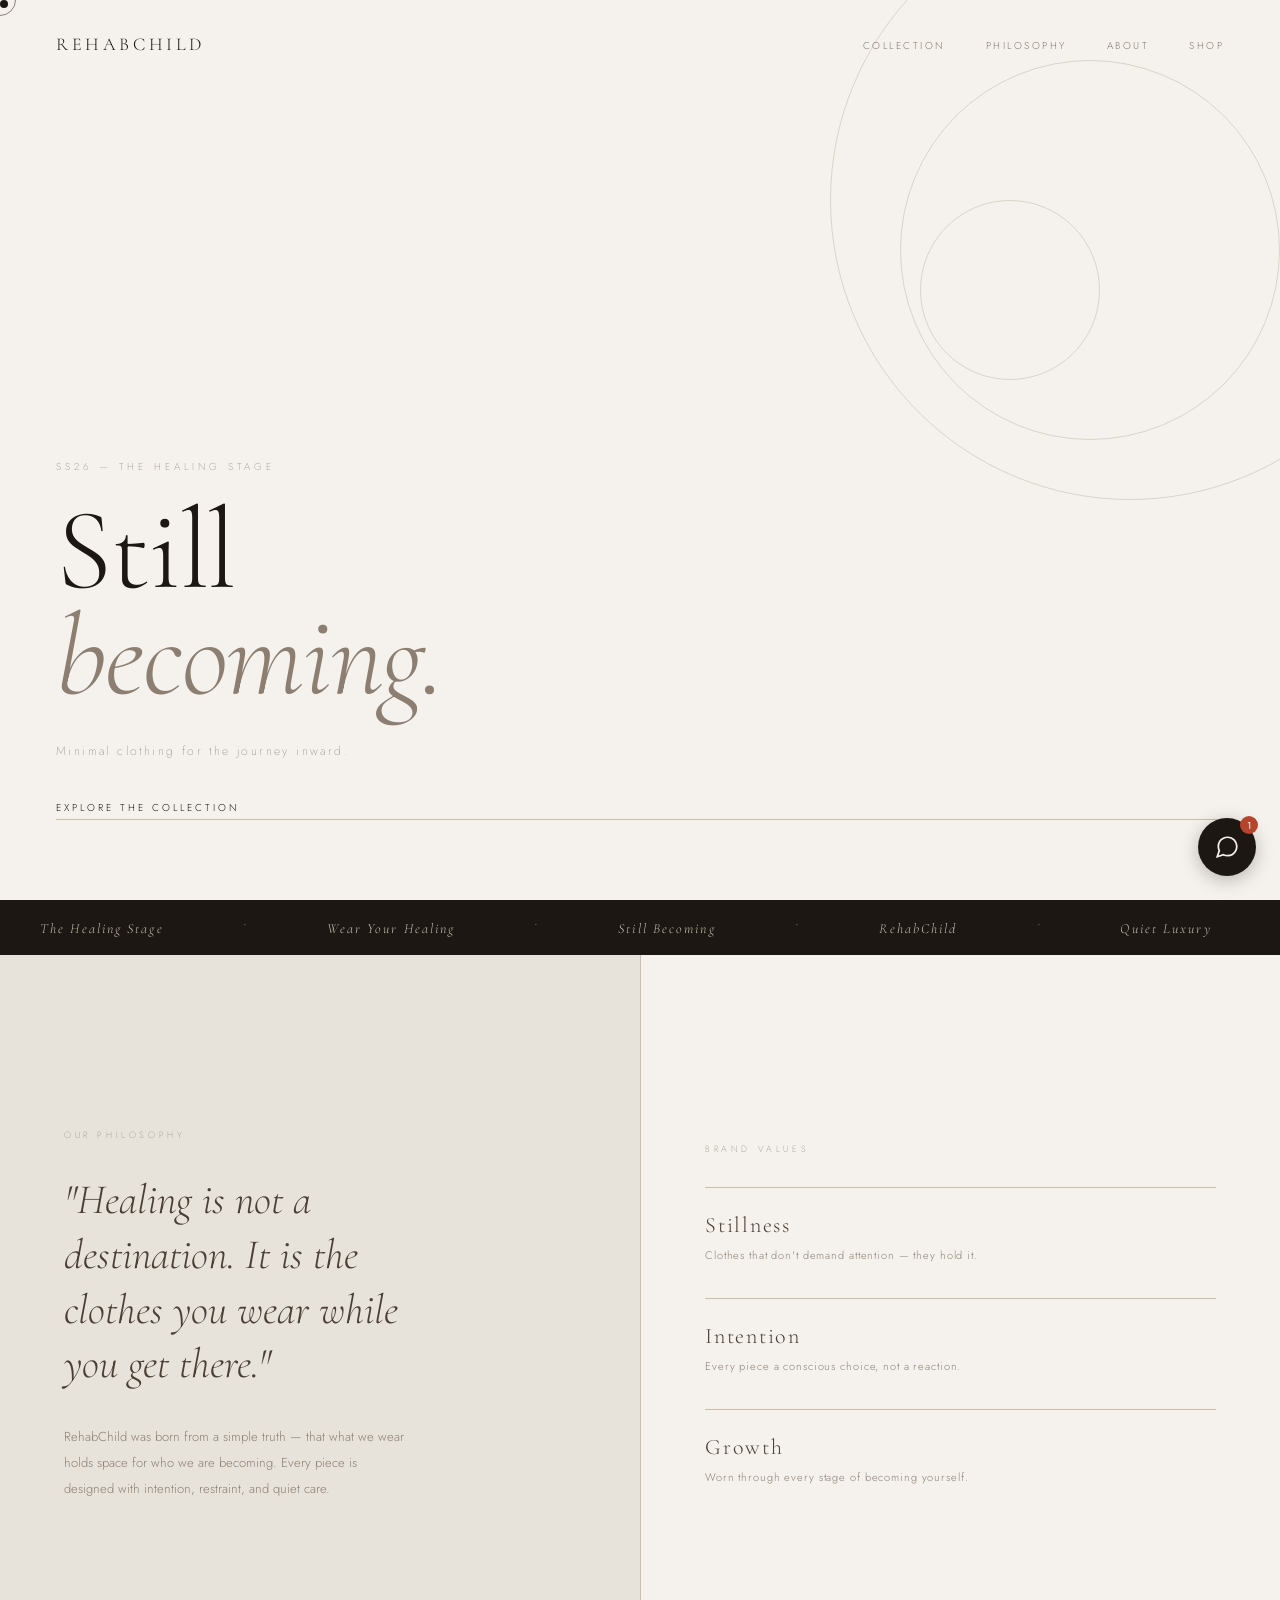
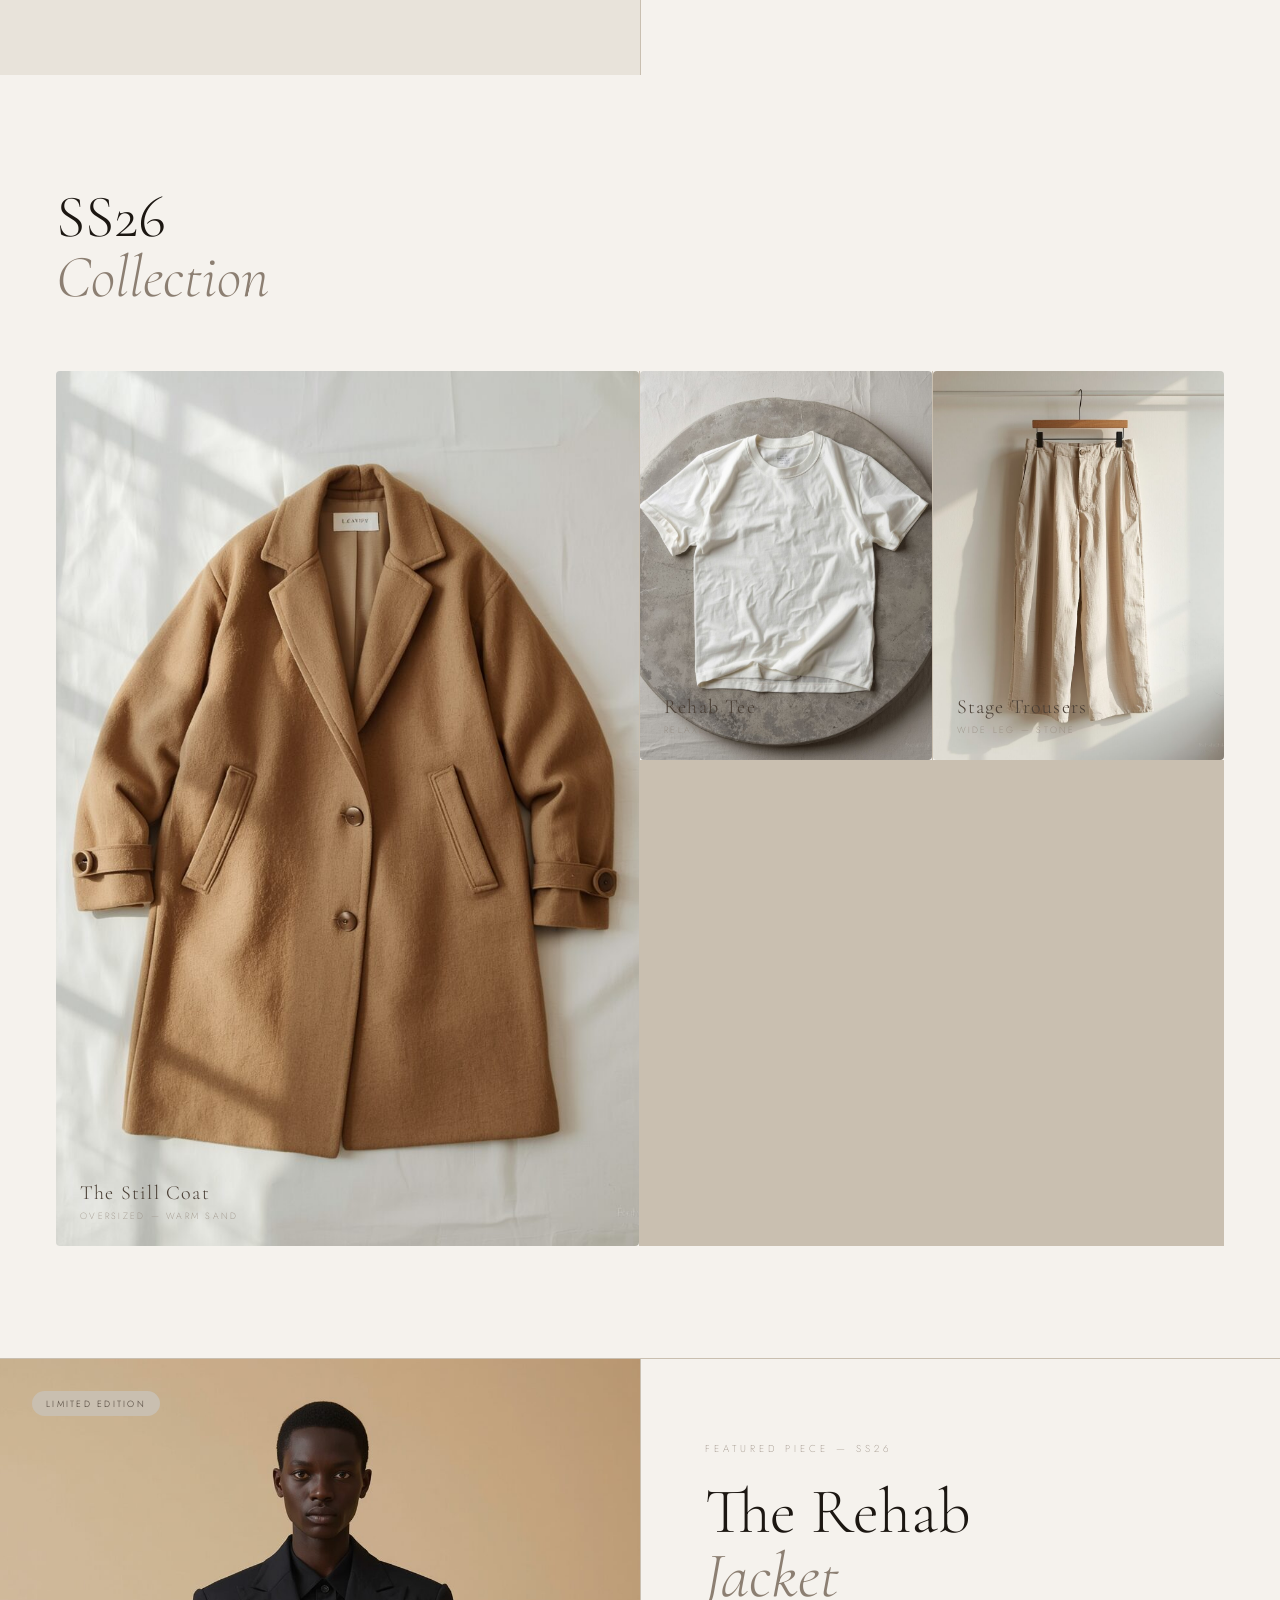
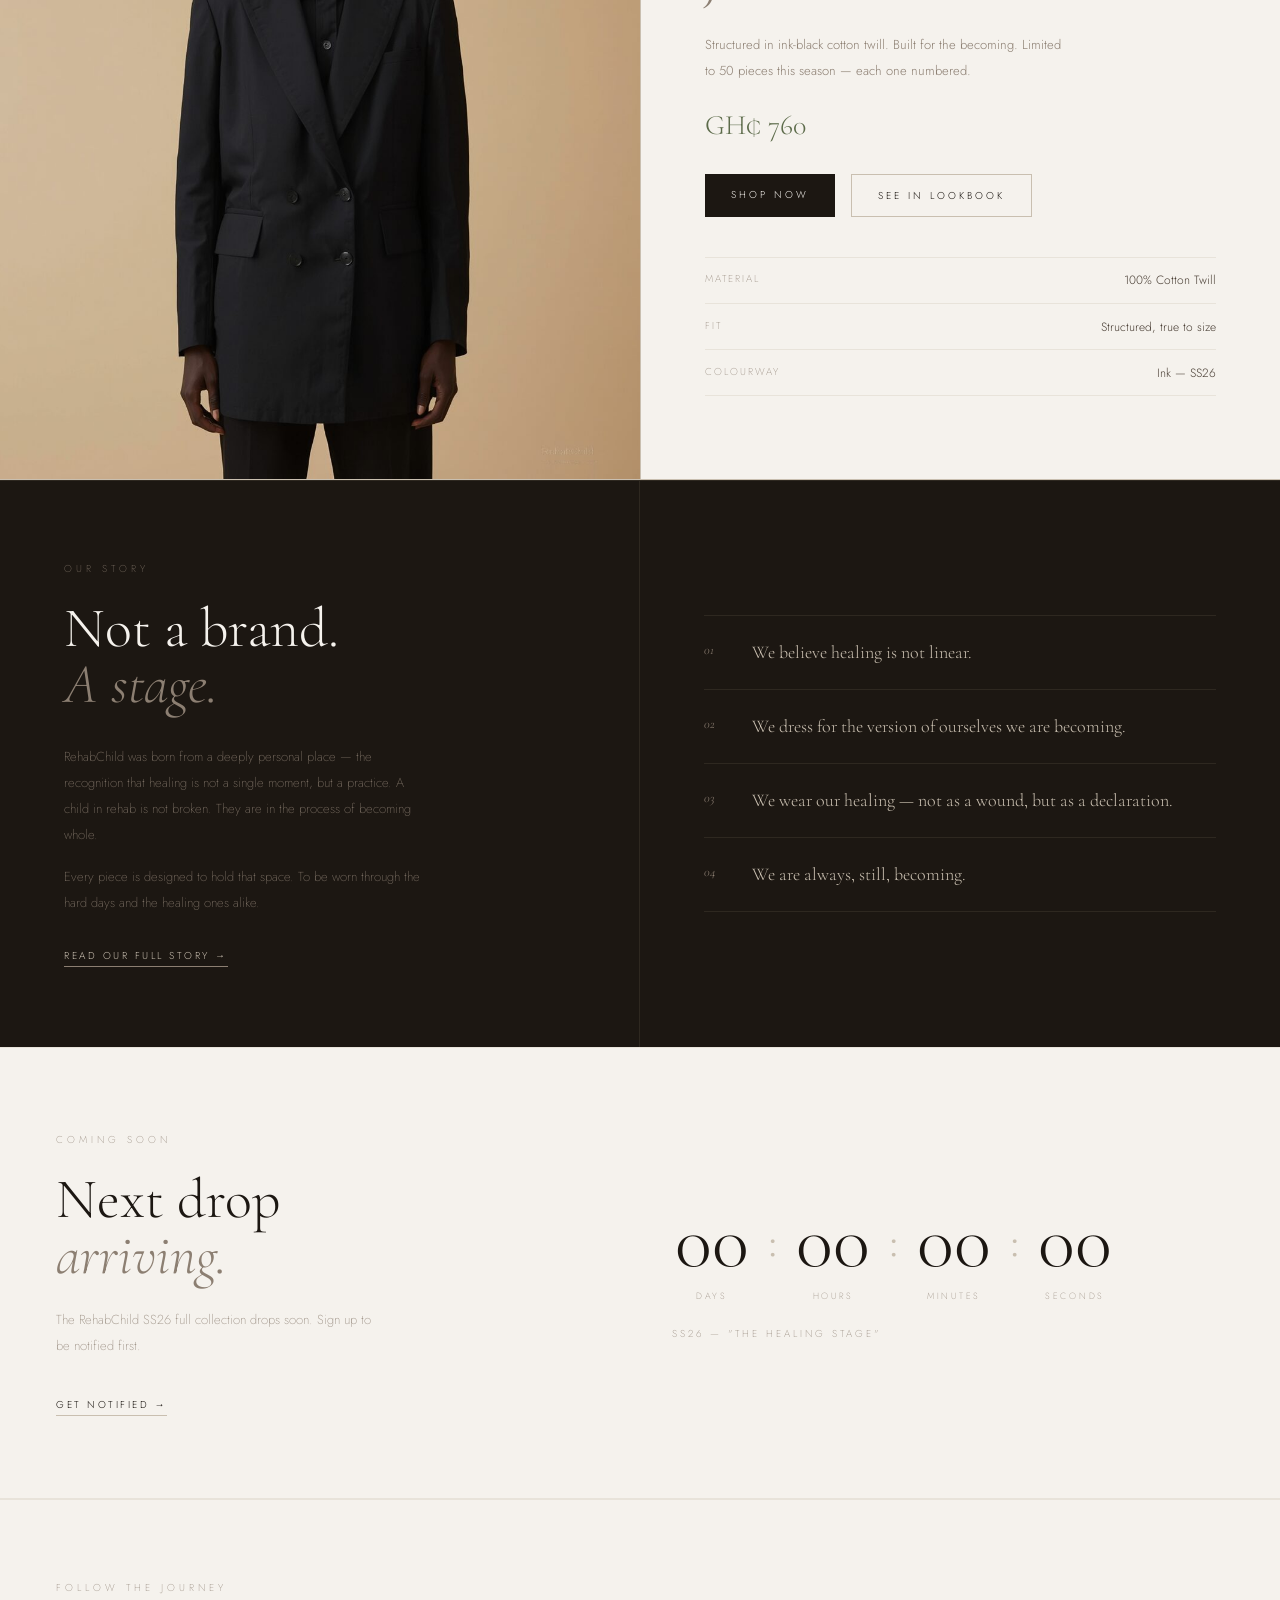
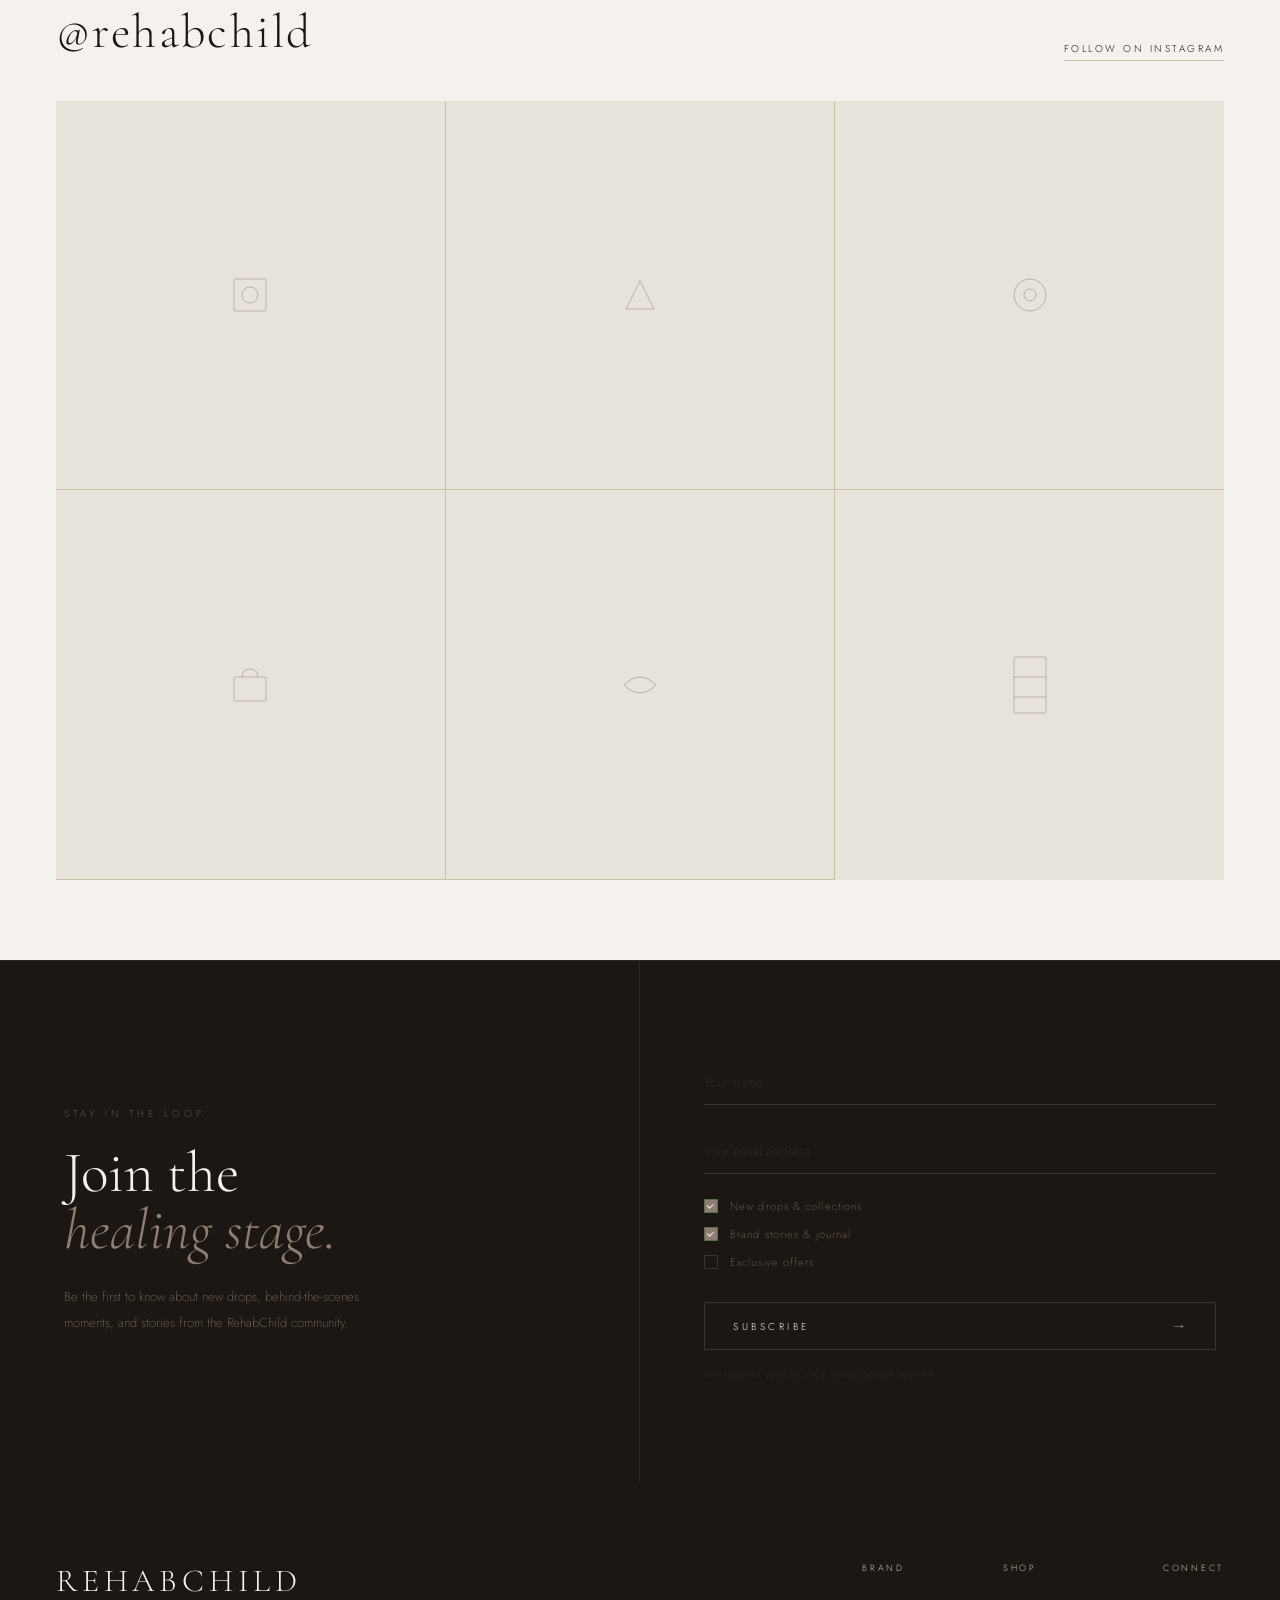
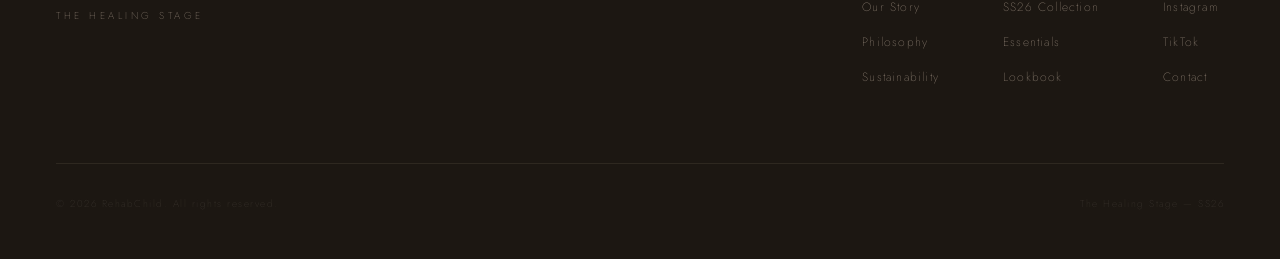
<file: index.html>
<!DOCTYPE html>
<html lang="en">
<head>
  <meta charset="UTF-8" />
  <meta name="viewport" content="width=device-width, initial-scale=1.0"/>
  <title>RehabChild — The Healing Stage</title>
  <link href="https://fonts.googleapis.com/css2?family=Cormorant+Garamond:ital,wght@0,300;0,400;1,300;1,400&family=Jost:wght@200;300;400&display=swap" rel="stylesheet"/>
  <link rel="stylesheet" href="mobile.css"/>
  <style>
    *, *::before, *::after { margin: 0; padding: 0; box-sizing: border-box; }

    :root {
      --ivory:    #F5F2ED;
      --stone:    #E8E3DA;
      --sand:     #C9BFB0;
      --taupe:    #8C7F72;
      --bark:     #4A3F35;
      --ink:      #1C1712;
      --accent:   #5C6B4A;
      --accent-light: #7C8C6A;
    }

    html { scroll-behavior: smooth; }

    body {
      background: var(--ivory);
      color: var(--ink);
      font-family: 'Jost', sans-serif;
      font-weight: 300;
      cursor: none;
      overflow-x: hidden;
    }

    /* Custom cursor */
    .cursor {
      width: 8px; height: 8px;
      background: var(--ink);
      border-radius: 50%;
      position: fixed;
      top: 0; left: 0;
      pointer-events: none;
      z-index: 9999;
      transition: transform 0.15s ease;
    }
    .cursor-ring {
      width: 32px; height: 32px;
      border: 0.5px solid var(--taupe);
      border-radius: 50%;
      position: fixed;
      top: 0; left: 0;
      pointer-events: none;
      z-index: 9998;
      transition: transform 0.08s ease, width 0.2s ease, height 0.2s ease, border-color 0.2s ease;
    }

    /* Nav */
    nav {
      position: fixed; top: 0; left: 0; right: 0;
      z-index: 100;
      display: flex;
      align-items: center;
      justify-content: space-between;
      padding: 2rem 3.5rem;
      mix-blend-mode: multiply;
    }

    .nav-logo {
      font-family: 'Cormorant Garamond', serif;
      font-weight: 300;
      font-size: 18px;
      letter-spacing: 0.2em;
      text-transform: uppercase;
      color: var(--ink);
      text-decoration: none;
    }

    .nav-links {
      display: flex;
      gap: 2.5rem;
      list-style: none;
    }

    .nav-links a {
      font-size: 10px;
      font-weight: 300;
      letter-spacing: 0.25em;
      text-transform: uppercase;
      color: var(--taupe);
      text-decoration: none;
      transition: color 0.3s ease;
    }

    .nav-links a:hover { color: var(--accent); }

    /* Hero */
    .hero {
      min-height: 100vh;
      display: flex;
      flex-direction: column;
      justify-content: flex-end;
      padding: 0 3.5rem 5rem;
      position: relative;
      overflow: hidden;
    }

    .hero-circle {
      position: absolute;
      border-radius: 50%;
      border: 0.5px solid var(--sand);
      opacity: 0.6;
      animation: breathe 8s ease-in-out infinite;
    }

    .hero-circle:nth-child(1) { width: 600px; height: 600px; top: -100px; right: -150px; animation-delay: 0s; }
    .hero-circle:nth-child(2) { width: 380px; height: 380px; top: 60px; right: 0px; animation-delay: 2s; }
    .hero-circle:nth-child(3) { width: 180px; height: 180px; top: 200px; right: 180px; animation-delay: 4s; }

    @keyframes breathe {
      0%, 100% { transform: scale(1); opacity: 0.4; }
      50% { transform: scale(1.04); opacity: 0.7; }
    }

    .hero-tag {
      font-size: 10px;
      font-weight: 200;
      letter-spacing: 0.4em;
      text-transform: uppercase;
      color: var(--taupe);
      margin-bottom: 1.5rem;
      opacity: 0;
      animation: fadeUp 1s ease forwards 0.3s;
    }

    .hero-title {
      font-family: 'Cormorant Garamond', serif;
      font-weight: 300;
      font-size: clamp(56px, 9vw, 120px);
      line-height: 0.92;
      letter-spacing: -0.01em;
      color: var(--ink);
      max-width: 700px;
      opacity: 0;
      animation: fadeUp 1.2s ease forwards 0.5s;
    }

    .hero-title em {
      font-style: italic;
      color: var(--taupe);
    }

    .hero-sub {
      font-size: 12px;
      font-weight: 200;
      letter-spacing: 0.2em;
      color: var(--taupe);
      margin-top: 2rem;
      opacity: 0;
      animation: fadeUp 1s ease forwards 0.9s;
    }

    .hero-cta {
      display: inline-block;
      margin-top: 2.5rem;
      font-size: 10px;
      font-weight: 300;
      letter-spacing: 0.3em;
      text-transform: uppercase;
      color: var(--ink);
      text-decoration: none;
      border-bottom: 0.5px solid var(--sand);
      padding-bottom: 4px;
      opacity: 0;
      animation: fadeUp 1s ease forwards 1.1s;
      transition: border-color 0.3s ease, color 0.3s ease;
    }

    .hero-cta:hover { color: var(--accent); border-color: var(--accent); }

    @keyframes fadeUp {
      from { opacity: 0; transform: translateY(24px); }
      to   { opacity: 1; transform: translateY(0); }
    }

    /* Marquee */
    .marquee-wrap {
      background: var(--ink);
      padding: 1rem 0;
      overflow: hidden;
      white-space: nowrap;
    }

    .marquee-track {
      display: inline-flex;
      animation: marquee 18s linear infinite;
    }

    .marquee-track span {
      font-family: 'Cormorant Garamond', serif;
      font-style: italic;
      font-size: 14px;
      font-weight: 300;
      letter-spacing: 0.15em;
      color: var(--sand);
      padding: 0 2.5rem;
    }

    .marquee-track span.dot {
      color: var(--taupe);
      font-style: normal;
      font-size: 6px;
      vertical-align: middle;
    }

    @keyframes marquee {
      from { transform: translateX(0); }
      to   { transform: translateX(-50%); }
    }

    /* Philosophy section */
    .philosophy {
      display: grid;
      grid-template-columns: 1fr 1fr;
      min-height: 80vh;
    }

    .phil-left {
      background: var(--stone);
      padding: 6rem 4rem;
      display: flex;
      flex-direction: column;
      justify-content: center;
    }

    .phil-right {
      background: var(--ivory);
      padding: 6rem 4rem;
      display: flex;
      flex-direction: column;
      justify-content: center;
      border-left: 0.5px solid var(--sand);
    }

    .section-label {
      font-size: 9px;
      font-weight: 200;
      letter-spacing: 0.4em;
      text-transform: uppercase;
      color: var(--taupe);
      margin-bottom: 2rem;
    }

    .phil-quote {
      font-family: 'Cormorant Garamond', serif;
      font-style: italic;
      font-weight: 300;
      font-size: clamp(28px, 3.5vw, 42px);
      line-height: 1.3;
      color: var(--bark);
      max-width: 380px;
    }

    .phil-body {
      font-size: 13px;
      font-weight: 300;
      line-height: 2;
      color: var(--taupe);
      max-width: 340px;
      margin-top: 2rem;
    }

    .phil-values {
      display: flex;
      flex-direction: column;
      gap: 2rem;
    }

    .phil-value {
      border-top: 0.5px solid var(--sand);
      padding-top: 1.5rem;
    }

    .phil-value-title {
      font-family: 'Cormorant Garamond', serif;
      font-weight: 300;
      font-size: 22px;
      letter-spacing: 0.08em;
      color: var(--bark);
      margin-bottom: 0.5rem;
    }

    .phil-value-desc {
      font-size: 11px;
      font-weight: 300;
      letter-spacing: 0.08em;
      color: var(--taupe);
      line-height: 1.8;
    }

    /* Collection */
    .collection {
      padding: 7rem 3.5rem;
      background: var(--ivory);
    }

    .collection-header {
      display: flex;
      align-items: flex-end;
      justify-content: space-between;
      margin-bottom: 4rem;
    }

    .collection-title {
      font-family: 'Cormorant Garamond', serif;
      font-weight: 300;
      font-size: clamp(36px, 5vw, 60px);
      line-height: 1;
      color: var(--ink);
    }

    .collection-title em { font-style: italic; color: var(--taupe); }

    .collection-grid {
      display: grid;
      grid-template-columns: 2fr 1fr 1fr;
      gap: 1px;
      background: var(--sand);
    }

    .collection-item {
      background: var(--ivory);
      aspect-ratio: 3/4;
      display: flex;
      flex-direction: column;
      justify-content: flex-end;
      padding: 1.5rem;
      position: relative;
      overflow: hidden;
      transition: background 0.4s ease;
    }

    .collection-item:hover { background: var(--stone); }

    .collection-item:nth-child(1) { aspect-ratio: 2/3; }

    .item-number {
      position: absolute;
      top: 1.5rem; right: 1.5rem;
      font-size: 10px;
      font-weight: 200;
      letter-spacing: 0.2em;
      color: var(--sand);
    }

    .item-placeholder {
      position: absolute;
      inset: 0;
      display: flex;
      align-items: center;
      justify-content: center;
    }

    .item-placeholder svg { opacity: 0.08; }

    .item-name {
      font-family: 'Cormorant Garamond', serif;
      font-weight: 300;
      font-size: 20px;
      letter-spacing: 0.06em;
      color: var(--bark);
      position: relative;
      z-index: 1;
    }

    .item-detail {
      font-size: 9px;
      font-weight: 200;
      letter-spacing: 0.25em;
      text-transform: uppercase;
      color: var(--taupe);
      margin-top: 4px;
      position: relative;
      z-index: 1;
    }

/* Newsletter */
    .newsletter {
      background: var(--ink);
      border-top: 0.5px solid #2e2820;
    }

    .nl-inner {
      display: grid;
      grid-template-columns: 1fr 1fr;
      min-height: 520px;
    }

    .nl-left {
      padding: 5rem 4rem;
      display: flex;
      flex-direction: column;
      justify-content: center;
      border-right: 0.5px solid #2e2820;
    }

    .nl-tag {
      font-size: 10px;
      font-weight: 200;
      letter-spacing: 0.4em;
      text-transform: uppercase;
      color: var(--taupe);
      margin-bottom: 1.5rem;
    }

    .nl-title {
      font-family: 'Cormorant Garamond', serif;
      font-weight: 300;
      font-size: clamp(36px, 4.5vw, 58px);
      line-height: 1;
      color: var(--ivory);
      margin-bottom: 1.5rem;
    }

    .nl-title em { font-style: italic; color: var(--taupe); }

    .nl-desc {
      font-size: 13px;
      font-weight: 200;
      line-height: 2;
      color: var(--taupe);
      max-width: 340px;
    }

    .nl-right {
      padding: 5rem 4rem;
      display: flex;
      align-items: center;
    }

    .nl-form-wrap { width: 100%; }

    .nl-input-group { margin-bottom: 1.5rem; }

    .nl-input {
      width: 100%;
      background: transparent;
      border: none;
      border-bottom: 0.5px solid #3a342e;
      padding: 0.75rem 0;
      font-family: 'Jost', sans-serif;
      font-weight: 200;
      font-size: 14px;
      color: var(--ivory);
      outline: none;
      transition: border-color 0.3s;
    }

    .nl-input::placeholder { color: #3a342e; }
    .nl-input:focus { border-bottom-color: var(--taupe); }

    .nl-checks {
      display: flex;
      flex-direction: column;
      gap: 0.75rem;
      margin-bottom: 2rem;
      margin-top: 0.5rem;
    }

    .nl-check {
      display: flex;
      align-items: center;
      gap: 0.75rem;
      cursor: pointer;
    }

    .nl-check input[type="checkbox"] { display: none; }

    .nl-check-box {
      width: 14px;
      height: 14px;
      border: 0.5px solid #3a342e;
      display: flex;
      align-items: center;
      justify-content: center;
      flex-shrink: 0;
      transition: border-color 0.3s, background 0.3s;
    }

    .nl-check input:checked + .nl-check-box {
      background: var(--taupe);
      border-color: var(--accent);
    }

    .nl-check input:checked + .nl-check-box::after {
      content: '';
      width: 6px;
      height: 4px;
      border-left: 1px solid var(--ivory);
      border-bottom: 1px solid var(--ivory);
      transform: rotate(-45deg) translateY(-1px);
      display: block;
    }

    .nl-check-label {
      font-size: 11px;
      font-weight: 200;
      letter-spacing: 0.1em;
      color: var(--taupe);
    }

    .nl-btn {
      display: flex;
      align-items: center;
      gap: 1rem;
      background: none;
      border: 0.5px solid #3a342e;
      padding: 14px 28px;
      cursor: pointer;
      transition: all 0.3s ease;
      width: 100%;
      justify-content: space-between;
    }

    .nl-btn:hover {
      border-color: var(--taupe);
      background: rgba(92, 107, 74, 0.08);
    }

    .nl-btn-text {
      font-family: 'Jost', sans-serif;
      font-size: 10px;
      font-weight: 300;
      letter-spacing: 0.35em;
      text-transform: uppercase;
      color: var(--ivory);
    }

    .nl-btn-arrow {
      font-size: 16px;
      color: var(--taupe);
      transition: transform 0.3s;
    }

    .nl-btn:hover .nl-btn-arrow { transform: translateX(4px); }

    .nl-success {
      display: none;
      align-items: center;
      gap: 0.75rem;
      margin-top: 1.25rem;
      padding: 1rem;
      border: 0.5px solid #2e2820;
    }

    .nl-success span {
      font-family: 'Cormorant Garamond', serif;
      font-style: italic;
      font-size: 14px;
      color: var(--sand);
      line-height: 1.5;
    }

    .nl-privacy {
      font-size: 10px;
      font-weight: 200;
      letter-spacing: 0.1em;
      color: #3a342e;
      margin-top: 1rem;
    }

    /* Hamburger */
    .hamburger {
      display: none;
      flex-direction: column;
      gap: 5px;
      background: none;
      border: none;
      cursor: pointer;
      padding: 4px;
      z-index: 102;
    }

    .hamburger span {
      display: block;
      width: 22px;
      height: 0.5px;
      background: var(--ink);
      transition: all 0.3s ease;
    }

    .hamburger.open span:nth-child(1) { transform: translateY(5.5px) rotate(45deg); }
    .hamburger.open span:nth-child(2) { opacity: 0; }
    .hamburger.open span:nth-child(3) { transform: translateY(-5.5px) rotate(-45deg); }

    /* Mobile menu */
    .mobile-menu {
      position: fixed;
      inset: 0;
      background: var(--ivory);
      z-index: 101;
      display: flex;
      align-items: center;
      justify-content: center;
      opacity: 0;
      pointer-events: none;
      transition: opacity 0.4s ease;
    }

    .mobile-menu.open {
      opacity: 1;
      pointer-events: all;
    }

    .mobile-menu-inner {
      display: flex;
      flex-direction: column;
      align-items: center;
      gap: 2.5rem;
    }

    .mobile-menu-inner a {
      font-family: 'Cormorant Garamond', serif;
      font-weight: 300;
      font-size: 42px;
      letter-spacing: 0.08em;
      color: var(--ink);
      text-decoration: none;
      transition: color 0.3s;
    }

    .mobile-menu-inner a:hover { color: var(--taupe); }

    @media (max-width: 768px) {
      .hamburger { display: flex !important; }
    }

    /* Footer */
    footer {
      background: var(--ink);
      padding: 5rem 3.5rem 3rem;
      color: var(--taupe);
    }

    .footer-top {
      display: flex;
      justify-content: space-between;
      align-items: flex-start;
      padding-bottom: 4rem;
      border-bottom: 0.5px solid #2e2820;
    }

    .footer-logo {
      font-family: 'Cormorant Garamond', serif;
      font-weight: 300;
      font-size: 32px;
      letter-spacing: 0.15em;
      text-transform: uppercase;
      color: var(--ivory);
    }

    .footer-tagline {
      font-size: 10px;
      font-weight: 200;
      letter-spacing: 0.35em;
      text-transform: uppercase;
      color: var(--taupe);
      margin-top: 0.5rem;
    }

    .footer-links {
      display: flex;
      gap: 4rem;
    }

    .footer-col h4 {
      font-size: 9px;
      font-weight: 300;
      letter-spacing: 0.3em;
      text-transform: uppercase;
      color: var(--sand);
      margin-bottom: 1.25rem;
    }

    .footer-col ul { list-style: none; }

    .footer-col ul li {
      margin-bottom: 0.75rem;
    }

    .footer-col ul li a {
      font-size: 12px;
      font-weight: 200;
      letter-spacing: 0.1em;
      color: var(--taupe);
      text-decoration: none;
      transition: color 0.3s ease;
    }

    .footer-col ul li a:hover { color: var(--sand); }

    .footer-bottom {
      display: flex;
      justify-content: space-between;
      align-items: center;
      padding-top: 2rem;
    }

    .footer-copy {
      font-size: 10px;
      font-weight: 200;
      letter-spacing: 0.15em;
      color: #3a342e;
    }
    /* Instagram Feed */
    .instagram {
      background: var(--ivory);
      border-top: 0.5px solid var(--stone);
      padding: 5rem 3.5rem;
    }

    .ig-header {
      display: flex;
      align-items: flex-end;
      justify-content: space-between;
      margin-bottom: 2.5rem;
    }

    .ig-tag {
      font-size: 10px;
      font-weight: 200;
      letter-spacing: 0.4em;
      text-transform: uppercase;
      color: var(--taupe);
      margin-bottom: 0.5rem;
    }

    .ig-title {
      font-family: 'Cormorant Garamond', serif;
      font-weight: 300;
      font-size: clamp(28px, 4vw, 48px);
      color: var(--ink);
      letter-spacing: 0.05em;
    }

    .ig-follow-btn {
      font-size: 10px;
      font-weight: 300;
      letter-spacing: 0.25em;
      text-transform: uppercase;
      color: var(--ink);
      text-decoration: none;
      border-bottom: 0.5px solid var(--sand);
      padding-bottom: 4px;
      transition: border-color 0.3s, color 0.3s;
    }

    .ig-follow-btn:hover { color: var(--taupe); border-color: var(--taupe); }

    .ig-grid {
      display: grid;
      grid-template-columns: repeat(3, 1fr);
      grid-template-rows: auto auto;
      gap: 1px;
      background: var(--sand);
    }

    .ig-post {
      background: var(--stone);
      aspect-ratio: 1/1;
      cursor: pointer;
      overflow: hidden;
    }

    .ig-post-tall {
      grid-row: span 2;
      aspect-ratio: unset;
    }

    .ig-post-inner {
      width: 100%;
      height: 100%;
      display: flex;
      align-items: center;
      justify-content: center;
      position: relative;
      transition: background 0.4s ease;
      min-height: 200px;
    }

    .ig-post:hover .ig-post-inner { background: var(--sand); }

    .ig-overlay {
      position: absolute;
      inset: 0;
      background: rgba(28,23,18,0.5);
      display: flex;
      align-items: flex-end;
      padding: 1.25rem;
      opacity: 0;
      transition: opacity 0.4s ease;
    }

    .ig-post:hover .ig-overlay { opacity: 1; }

    .ig-caption {
      font-family: 'Cormorant Garamond', serif;
      font-style: italic;
      font-size: 13px;
      color: var(--ivory);
      line-height: 1.5;
    }

    /* Lightbox */
    .ig-lightbox {
      position: fixed;
      inset: 0;
      background: rgba(28,23,18,0.85);
      z-index: 300;
      display: none;
      align-items: center;
      justify-content: center;
    }

    .ig-lightbox.open { display: flex; }

    .ig-lightbox-close {
      position: absolute;
      top: 2rem; right: 2rem;
      background: none;
      border: none;
      color: var(--ivory);
      font-size: 18px;
      cursor: pointer;
      opacity: 0.6;
      transition: opacity 0.3s;
    }

    .ig-lightbox-close:hover { opacity: 1; }

    .ig-lightbox-inner {
      display: grid;
      grid-template-columns: 1fr 1fr;
      max-width: 800px;
      width: 90%;
      background: var(--ivory);
    }

    .ig-lightbox-img {
      background: var(--stone);
      min-height: 400px;
      display: flex;
      align-items: center;
      justify-content: center;
    }

    .ig-lightbox-info {
      padding: 3rem 2.5rem;
      display: flex;
      flex-direction: column;
      justify-content: center;
      gap: 1rem;
    }

    .ig-lightbox-handle {
      font-size: 10px;
      font-weight: 200;
      letter-spacing: 0.3em;
      text-transform: uppercase;
      color: var(--taupe);
    }

    .ig-lightbox-caption {
      font-family: 'Cormorant Garamond', serif;
      font-style: italic;
      font-size: 20px;
      line-height: 1.5;
      color: var(--bark);
    }

    .ig-lightbox-link {
      font-size: 10px;
      font-weight: 300;
      letter-spacing: 0.2em;
      text-transform: uppercase;
      color: var(--ink);
      text-decoration: none;
      border-bottom: 0.5px solid var(--sand);
      padding-bottom: 3px;
      width: fit-content;
      transition: border-color 0.3s;
    }

    .ig-lightbox-link:hover { border-color: var(--ink); }

    .mobile-menu-close {
      position: absolute;
      top: 2rem;
      right: 1.75rem;
      background: none;
      border: none;
      font-size: 18px;
      color: var(--taupe);
      cursor: pointer;
      transition: color 0.3s;
      z-index: 103;
    }

    .mobile-menu-close:hover { color: var(--ink); }

    /* Featured Spotlight */
    .spotlight {
      background: var(--stone);
      border-top: 0.5px solid var(--sand);
      border-bottom: 0.5px solid var(--sand);
    }

    .spotlight-inner {
      display: grid;
      grid-template-columns: 1fr 1fr;
      min-height: 80vh;
    }

    .spotlight-img {
      position: relative;
      overflow: hidden;
    }

    .spotlight-img img {
      width: 100%;
      height: 100%;
      object-fit: cover;
      display: block;
      transition: transform 0.8s ease;
    }

    .spotlight:hover .spotlight-img img { transform: scale(1.03); }

    .spotlight-badge {
      position: absolute;
      top: 2rem; left: 2rem;
      font-size: 9px;
      font-weight: 300;
      letter-spacing: 0.25em;
      text-transform: uppercase;
      color: var(--bark);
      background: var(--sand);
      padding: 6px 14px;
      border-radius: 20px;
    }

    .spotlight-text {
      padding: 5rem 4rem;
      display: flex;
      flex-direction: column;
      justify-content: center;
      background: var(--ivory);
      border-left: 0.5px solid var(--sand);
    }

    .spotlight-tag {
      font-size: 10px;
      font-weight: 200;
      letter-spacing: 0.4em;
      text-transform: uppercase;
      color: var(--taupe);
      margin-bottom: 1.5rem;
    }

    .spotlight-title {
      font-family: 'Cormorant Garamond', serif;
      font-weight: 300;
      font-size: clamp(40px, 5vw, 64px);
      line-height: 1;
      color: var(--ink);
      margin-bottom: 1.5rem;
    }

    .spotlight-title em { font-style: italic; color: var(--taupe); }

    .spotlight-desc {
      font-size: 13px;
      font-weight: 300;
      line-height: 2;
      color: var(--taupe);
      max-width: 360px;
      margin-bottom: 1.5rem;
    }

    .spotlight-price {
      font-family: 'Cormorant Garamond', serif;
      font-size: 28px;
      font-weight: 300;
      color: var(--accent);
      margin-bottom: 2rem;
    }

    .spotlight-actions {
      display: flex;
      gap: 1rem;
      margin-bottom: 2.5rem;
    }

    .spotlight-btn {
      font-size: 10px;
      font-weight: 300;
      letter-spacing: 0.3em;
      text-transform: uppercase;
      text-decoration: none;
      padding: 13px 26px;
      transition: all 0.3s ease;
    }

    .spotlight-btn.primary {
      background: var(--ink);
      color: var(--ivory);
    }

    .spotlight-btn.primary:hover { background: var(--accent); }

    .spotlight-btn.secondary {
      border: 0.5px solid var(--sand);
      color: var(--ink);
    }

    .spotlight-btn.secondary:hover { background: var(--stone); }

    .spotlight-details {
      display: flex;
      flex-direction: column;
      gap: 0;
      border-top: 0.5px solid var(--stone);
    }

    .spotlight-detail {
      display: flex;
      justify-content: space-between;
      padding: 0.85rem 0;
      border-bottom: 0.5px solid var(--stone);
    }

    .sd-label {
      font-size: 10px;
      font-weight: 200;
      letter-spacing: 0.2em;
      text-transform: uppercase;
      color: var(--taupe);
    }

    .sd-value {
      font-size: 12px;
      font-weight: 300;
      color: var(--bark);
    }

    /* Brand Story Teaser */
    .story-teaser {
      background: var(--ink);
      border-top: 0.5px solid #2e2820;
    }

    .st-inner {
      display: grid;
      grid-template-columns: 1fr 1fr;
      min-height: 60vh;
    }

    .st-left {
      padding: 5rem 4rem;
      display: flex;
      flex-direction: column;
      justify-content: center;
      border-right: 0.5px solid #2e2820;
    }

    .st-tag {
      font-size: 10px;
      font-weight: 200;
      letter-spacing: 0.4em;
      text-transform: uppercase;
      color: var(--taupe);
      margin-bottom: 1.5rem;
    }

    .st-title {
      font-family: 'Cormorant Garamond', serif;
      font-weight: 300;
      font-size: clamp(36px, 4.5vw, 56px);
      line-height: 1;
      color: var(--ivory);
      margin-bottom: 2rem;
    }

    .st-title em { font-style: italic; color: var(--taupe); }

    .st-body {
      font-size: 13px;
      font-weight: 200;
      line-height: 2;
      color: var(--taupe);
      max-width: 360px;
      margin-bottom: 1rem;
    }

    .st-link {
      font-size: 10px;
      font-weight: 300;
      letter-spacing: 0.25em;
      text-transform: uppercase;
      color: var(--sand);
      text-decoration: none;
      border-bottom: 0.5px solid var(--taupe);
      padding-bottom: 3px;
      width: fit-content;
      margin-top: 1rem;
      transition: all 0.3s;
    }

    .st-link:hover { color: var(--ivory); border-color: var(--ivory); }

    .st-right {
      padding: 5rem 4rem;
      display: flex;
      align-items: center;
    }

    .st-manifesto { width: 100%; }

    .st-m-line {
      display: flex;
      align-items: flex-start;
      gap: 1.5rem;
      padding: 1.5rem 0;
      border-bottom: 0.5px solid #2e2820;
    }

    .st-m-line:first-child { border-top: 0.5px solid #2e2820; }

    .st-m-num {
      font-family: 'Cormorant Garamond', serif;
      font-style: italic;
      font-size: 13px;
      color: var(--taupe);
      min-width: 24px;
      margin-top: 2px;
    }

    .st-m-text {
      font-family: 'Cormorant Garamond', serif;
      font-weight: 300;
      font-size: 18px;
      line-height: 1.4;
      color: var(--sand);
    }

    /* Countdown */
    .countdown {
      background: var(--ivory);
      border-top: 0.5px solid var(--stone);
      border-bottom: 0.5px solid var(--stone);
    }

    .cd-inner {
      display: grid;
      grid-template-columns: 1fr 1fr;
      min-height: 50vh;
      align-items: center;
      padding: 5rem 3.5rem;
      gap: 4rem;
    }

    .cd-tag {
      font-size: 10px;
      font-weight: 200;
      letter-spacing: 0.4em;
      text-transform: uppercase;
      color: var(--taupe);
      margin-bottom: 1.5rem;
    }

    .cd-title {
      font-family: 'Cormorant Garamond', serif;
      font-weight: 300;
      font-size: clamp(36px, 4.5vw, 56px);
      line-height: 1;
      color: var(--ink);
      margin-bottom: 1.5rem;
    }

    .cd-title em { font-style: italic; color: var(--taupe); }

    .cd-desc {
      font-size: 13px;
      font-weight: 200;
      line-height: 2;
      color: var(--taupe);
      max-width: 320px;
      margin-bottom: 2rem;
    }

    .cd-notify {
      font-size: 10px;
      font-weight: 300;
      letter-spacing: 0.25em;
      text-transform: uppercase;
      color: var(--ink);
      text-decoration: none;
      border-bottom: 0.5px solid var(--sand);
      padding-bottom: 3px;
      transition: all 0.3s;
    }

    .cd-notify:hover { border-color: var(--ink); }

    .cd-timer {
      display: flex;
      align-items: center;
      gap: 1rem;
      margin-bottom: 1.5rem;
    }

    .cd-unit {
      display: flex;
      flex-direction: column;
      align-items: center;
      gap: 0.5rem;
    }

    .cd-num {
      font-family: 'Cormorant Garamond', serif;
      font-weight: 300;
      font-size: clamp(48px, 6vw, 80px);
      line-height: 1;
      color: var(--ink);
      min-width: 80px;
      text-align: center;
    }

    .cd-label {
      font-size: 9px;
      font-weight: 200;
      letter-spacing: 0.3em;
      text-transform: uppercase;
      color: var(--taupe);
    }

    .cd-sep {
      font-family: 'Cormorant Garamond', serif;
      font-size: 48px;
      color: var(--sand);
      margin-bottom: 1.5rem;
      font-weight: 300;
    }

    .cd-drop-name {
      font-size: 10px;
      font-weight: 200;
      letter-spacing: 0.3em;
      text-transform: uppercase;
      color: var(--taupe);
    }
  </style>
  <link rel="stylesheet" href="chatbot.css">
</head>
<body>

  <!-- Cursor -->
  <div class="cursor" id="cursor"></div>
  <div class="cursor-ring" id="cursorRing"></div>

  <!-- Nav -->
  <nav>
    <a href="index.html" class="nav-logo">RehabChild</a>
    <ul class="nav-links">
      <li><a href="index.html#collection">Collection</a></li>
      <li><a href="index.html#philosophy">Philosophy</a></li>
      <li><a href="about.html">About</a></li>
      <li><a href="shop.html">Shop</a></li>
    </ul>
    <button class="hamburger" id="hamburger" onclick="toggleMenu()" aria-label="Menu">
      <span></span><span></span><span></span>
    </button>
  </nav>

  <!-- Mobile menu -->
  <div class="mobile-menu" id="mobileMenu">
    <button class="mobile-menu-close" onclick="toggleMenu()">✕</button>
    <div class="mobile-menu-inner">
      <a href="index.html" onclick="toggleMenu()">Home</a>
      <a href="shop.html" onclick="toggleMenu()">Shop</a>
      <a href="lookbook.html" onclick="toggleMenu()">Lookbook</a>
      <a href="about.html" onclick="toggleMenu()">About</a>
      <a href="contact.html" onclick="toggleMenu()">Contact</a>
    </div>
  </div>

  <!-- Hero -->
  <section class="hero">
    <div class="hero-circle"></div>
    <div class="hero-circle"></div>
    <div class="hero-circle"></div>

    <p class="hero-tag">SS26 — The Healing Stage</p>
    <h1 class="hero-title">Still<br><em>becoming.</em></h1>
    <p class="hero-sub">Minimal clothing for the journey inward.</p>
    <a href="#collection" class="hero-cta">Explore the collection</a>
  </section>

  <!-- Marquee -->
  <div class="marquee-wrap">
    <div class="marquee-track">
      <span>The Healing Stage</span><span class="dot">•</span>
      <span>Wear Your Healing</span><span class="dot">•</span>
      <span>Still Becoming</span><span class="dot">•</span>
      <span>RehabChild</span><span class="dot">•</span>
      <span>Quiet Luxury</span><span class="dot">•</span>
      <span>The Healing Stage</span><span class="dot">•</span>
      <span>Wear Your Healing</span><span class="dot">•</span>
      <span>Still Becoming</span><span class="dot">•</span>
      <span>RehabChild</span><span class="dot">•</span>
      <span>Quiet Luxury</span><span class="dot">•</span>
      <span>The Healing Stage</span><span class="dot">•</span>
      <span>Wear Your Healing</span><span class="dot">•</span>
      <span>Still Becoming</span><span class="dot">•</span>
      <span>RehabChild</span><span class="dot">•</span>
      <span>Quiet Luxury</span><span class="dot">•</span>
    </div>
  </div>

  <!-- Philosophy -->
  <section class="philosophy" id="philosophy">
    <div class="phil-left">
      <p class="section-label">Our Philosophy</p>
      <blockquote class="phil-quote">"Healing is not a destination. It is the clothes you wear while you get there."</blockquote>
      <p class="phil-body">RehabChild was born from a simple truth — that what we wear holds space for who we are becoming. Every piece is designed with intention, restraint, and quiet care.</p>
    </div>
    <div class="phil-right">
      <p class="section-label">Brand Values</p>
      <div class="phil-values">
        <div class="phil-value">
          <div class="phil-value-title">Stillness</div>
          <div class="phil-value-desc">Clothes that don't demand attention — they hold it.</div>
        </div>
        <div class="phil-value">
          <div class="phil-value-title">Intention</div>
          <div class="phil-value-desc">Every piece a conscious choice, not a reaction.</div>
        </div>
        <div class="phil-value">
          <div class="phil-value-title">Growth</div>
          <div class="phil-value-desc">Worn through every stage of becoming yourself.</div>
        </div>
      </div>
    </div>
  </section>

  <!-- Collection -->
  <section class="collection" id="collection">
    <div class="collection-header">
      <h2 class="collection-title">SS26<br><em>Collection</em></h2>
    </div>
    <div class="collection-grid">
      <div class="collection-item">
        <span class="item-number">01</span>
        <div class="item-placeholder">
          <img src="still-coat.jpg" alt="The Still Coat" style="width:100%;height:100%;object-fit:cover;border-radius:4px;">
        </div>
        <div class="item-name">The Still Coat</div>
        <div class="item-detail">Oversized — Warm Sand</div>
      </div>
      <div class="collection-item">
        <span class="item-number">02</span>
        <div class="item-placeholder">
          <img src="rehab-tee.jpg" alt="Rehab Tee" style="width:100%;height:100%;object-fit:cover;border-radius:4px;">
        </div>
        <div class="item-name">Rehab Tee</div>
        <div class="item-detail">Relaxed — Ivory</div>
      </div>
      <div class="collection-item">
        <span class="item-number">03</span>
        <div class="item-placeholder">
          <img src="stage-trousers.jpg" alt="Stage Trousers" style="width:100%;height:100%;object-fit:cover;border-radius:4px;">
        </div>
        <div class="item-name">Stage Trousers</div>
        <div class="item-detail">Wide Leg — Stone</div>
      </div>
    </div>
  </section>

<!-- Featured Product Spotlight -->
  <section class="spotlight">
    <div class="spotlight-inner">
      <div class="spotlight-img">
        <img src="rehab-jacket.jpg" alt="The Rehab Jacket"/>
        <span class="spotlight-badge">Limited Edition</span>
      </div>
      <div class="spotlight-text">
        <p class="spotlight-tag">Featured piece — SS26</p>
        <h2 class="spotlight-title">The Rehab<br><em>Jacket</em></h2>
        <p class="spotlight-desc">Structured in ink-black cotton twill. Built for the becoming. Limited to 50 pieces this season — each one numbered.</p>
        <div class="spotlight-price">GH₵ 760</div>
        <div class="spotlight-actions">
          <a href="shop.html" class="spotlight-btn primary">Shop now</a>
          <a href="lookbook.html" class="spotlight-btn secondary">See in lookbook</a>
        </div>
        <div class="spotlight-details">
          <div class="spotlight-detail">
            <span class="sd-label">Material</span>
            <span class="sd-value">100% Cotton Twill</span>
          </div>
          <div class="spotlight-detail">
            <span class="sd-label">Fit</span>
            <span class="sd-value">Structured, true to size</span>
          </div>
          <div class="spotlight-detail">
            <span class="sd-label">Colourway</span>
            <span class="sd-value">Ink — SS26</span>
          </div>
        </div>
      </div>
    </div>
  </section>

  <!-- Brand Story Teaser -->
  <section class="story-teaser">
    <div class="st-inner">
      <div class="st-left">
        <p class="st-tag">Our story</p>
        <h2 class="st-title">Not a brand.<br><em>A stage.</em></h2>
        <p class="st-body">RehabChild was born from a deeply personal place — the recognition that healing is not a single moment, but a practice. A child in rehab is not broken. They are in the process of becoming whole.</p>
        <p class="st-body">Every piece is designed to hold that space. To be worn through the hard days and the healing ones alike.</p>
        <a href="about.html" class="st-link">Read our full story →</a>
      </div>
      <div class="st-right">
        <div class="st-manifesto">
          <div class="st-m-line">
            <span class="st-m-num">01</span>
            <span class="st-m-text">We believe healing is not linear.</span>
          </div>
          <div class="st-m-line">
            <span class="st-m-num">02</span>
            <span class="st-m-text">We dress for the version of ourselves we are becoming.</span>
          </div>
          <div class="st-m-line">
            <span class="st-m-num">03</span>
            <span class="st-m-text">We wear our healing — not as a wound, but as a declaration.</span>
          </div>
          <div class="st-m-line">
            <span class="st-m-num">04</span>
            <span class="st-m-text">We are always, still, becoming.</span>
          </div>
        </div>
      </div>
    </div>
  </section>

  <!-- Countdown Timer -->
  <section class="countdown">
    <div class="cd-inner">
      <div class="cd-left">
        <p class="cd-tag">Coming soon</p>
        <h2 class="cd-title">Next drop<br><em>arriving.</em></h2>
        <p class="cd-desc">The RehabChild SS26 full collection drops soon. Sign up to be notified first.</p>
        <a href="#newsletter" class="cd-notify">Get notified →</a>
      </div>
      <div class="cd-right">
        <div class="cd-timer">
          <div class="cd-unit">
            <span class="cd-num" id="cdDays">00</span>
            <span class="cd-label">Days</span>
          </div>
          <span class="cd-sep">:</span>
          <div class="cd-unit">
            <span class="cd-num" id="cdHours">00</span>
            <span class="cd-label">Hours</span>
          </div>
          <span class="cd-sep">:</span>
          <div class="cd-unit">
            <span class="cd-num" id="cdMins">00</span>
            <span class="cd-label">Minutes</span>
          </div>
          <span class="cd-sep">:</span>
          <div class="cd-unit">
            <span class="cd-num" id="cdSecs">00</span>
            <span class="cd-label">Seconds</span>
          </div>
        </div>
        <p class="cd-drop-name">SS26 — "The Healing Stage"</p>
      </div>
    </div>
  </section>  

<!-- Instagram Feed -->
  <section class="instagram">
    <div class="ig-header">
      <div class="ig-header-left">
        <p class="ig-tag">Follow the journey</p>
        <h2 class="ig-title">@rehabchild</h2>
      </div>
      <a href="https://instagram.com/nuski.y" target="_blank" class="ig-follow-btn">Follow on Instagram</a>
    </div>
    <div class="ig-grid">
      <div class="ig-post" onclick="openPost(0)">
        <div class="ig-post-inner">
          <svg width="48" height="48" viewBox="0 0 48 48" fill="none"><rect x="8" y="8" width="32" height="32" rx="1" stroke="#8C7F72" stroke-width="0.5"/><circle cx="24" cy="24" r="8" stroke="#8C7F72" stroke-width="0.5"/></svg>
          <div class="ig-overlay"><span class="ig-caption">"Still becoming." — The Still Coat, SS26</span></div>
        </div>
      </div>
      <div class="ig-post" onclick="openPost(1)">
        <div class="ig-post-inner">
          <svg width="48" height="48" viewBox="0 0 48 48" fill="none"><path d="M10 38 L24 10 L38 38 Z" stroke="#8C7F72" stroke-width="0.5" fill="none"/></svg>
          <div class="ig-overlay"><span class="ig-caption">"Wear your healing." — Rehab Tee, SS26</span></div>
        </div>
      </div>
      <div class="ig-post" onclick="openPost(2)">
        <div class="ig-post-inner">
          <svg width="48" height="48" viewBox="0 0 48 48" fill="none"><circle cx="24" cy="24" r="16" stroke="#8C7F72" stroke-width="0.5"/><circle cx="24" cy="24" r="6" stroke="#8C7F72" stroke-width="0.5"/></svg>
          <div class="ig-overlay"><span class="ig-caption">"The healing stage." — Stage Trousers, SS26</span></div>
        </div>
      </div>
      <div class="ig-post" onclick="openPost(3)">
        <div class="ig-post-inner">
          <svg width="48" height="48" viewBox="0 0 48 48" fill="none"><rect x="8" y="16" width="32" height="24" rx="1" stroke="#8C7F72" stroke-width="0.5"/><path d="M16 16 Q16 8 24 8 Q32 8 32 16" stroke="#8C7F72" stroke-width="0.5" fill="none"/></svg>
          <div class="ig-overlay"><span class="ig-caption">"Quiet luxury." — Stage Tote, SS26</span></div>
        </div>
      </div>
      <div class="ig-post" onclick="openPost(4)">
        <div class="ig-post-inner">
          <svg width="48" height="48" viewBox="0 0 48 48" fill="none"><path d="M8 24 Q24 8 40 24 Q24 40 8 24 Z" stroke="#8C7F72" stroke-width="0.5" fill="none"/></svg>
          <div class="ig-overlay"><span class="ig-caption">"Born from the journey inward." — RehabChild</span></div>
        </div>
      </div>
      <div class="ig-post ig-post-tall" onclick="openPost(5)">
        <div class="ig-post-inner">
          <svg width="48" height="72" viewBox="0 0 48 72" fill="none"><rect x="8" y="8" width="32" height="56" rx="1" stroke="#8C7F72" stroke-width="0.5"/><line x1="8" y1="28" x2="40" y2="28" stroke="#8C7F72" stroke-width="0.5"/><line x1="8" y1="48" x2="40" y2="48" stroke="#8C7F72" stroke-width="0.5"/></svg>
          <div class="ig-overlay"><span class="ig-caption">"The Rehab Jacket — structured for the becoming."</span></div>
        </div>
      </div>
    </div>

    <!-- Lightbox -->
    <div class="ig-lightbox" id="igLightbox" onclick="closePost()">
      <button class="ig-lightbox-close" onclick="closePost()">✕</button>
      <div class="ig-lightbox-inner" id="igLightboxInner" onclick="event.stopPropagation()">
        <div class="ig-lightbox-img" id="igLightboxImg"></div>
        <div class="ig-lightbox-info">
          <p class="ig-lightbox-handle">@rehabchild</p>
          <p class="ig-lightbox-caption" id="igLightboxCaption"></p>
          <a href="https://instagram.com/nuski.y" target="_blank" class="ig-lightbox-link">View on Instagram →</a>
        </div>
      </div>
    </div>
  </section>

<!-- Newsletter -->
  <section class="newsletter">
    <div class="nl-inner">
      <div class="nl-left">
        <p class="nl-tag">Stay in the loop</p>
        <h2 class="nl-title">Join the<br><em>healing stage.</em></h2>
        <p class="nl-desc">Be the first to know about new drops, behind-the-scenes moments, and stories from the RehabChild community.</p>
      </div>
      <div class="nl-right">
        <div class="nl-form-wrap">
          <div class="nl-input-group">
            <input type="text" id="nlName" placeholder="Your name" class="nl-input"/>
          </div>
          <div class="nl-input-group">
            <input type="email" id="nlEmail" placeholder="Your email address" class="nl-input"/>
          </div>
          <div class="nl-checks">
            <label class="nl-check">
              <input type="checkbox" id="nlDrops" checked/>
              <span class="nl-check-box"></span>
              <span class="nl-check-label">New drops & collections</span>
            </label>
            <label class="nl-check">
              <input type="checkbox" id="nlStories" checked/>
              <span class="nl-check-box"></span>
              <span class="nl-check-label">Brand stories & journal</span>
            </label>
            <label class="nl-check">
              <input type="checkbox" id="nlOffers"/>
              <span class="nl-check-box"></span>
              <span class="nl-check-label">Exclusive offers</span>
            </label>
          </div>
          <button class="nl-btn" onclick="handleNewsletter()">
            <span class="nl-btn-text">Subscribe</span>
            <span class="nl-btn-arrow">→</span>
          </button>
          <div class="nl-success" id="nlSuccess">
            <svg width="16" height="16" viewBox="0 0 16 16" fill="none">
              <circle cx="8" cy="8" r="7" stroke="#8C7F72" stroke-width="0.5"/>
              <path d="M5 8 L7 10 L11 6" stroke="#8C7F72" stroke-width="0.8" stroke-linecap="round" stroke-linejoin="round"/>
            </svg>
            <span>You're on the list. Welcome to the healing stage.</span>
          </div>
          <p class="nl-privacy">We respect your privacy. Unsubscribe anytime.</p>
        </div>
      </div>
    </div>
  </section>

  <!-- Footer -->
  <footer id="about">
    <div class="footer-top">
      <div>
        <div class="footer-logo">RehabChild</div>
        <div class="footer-tagline">The Healing Stage</div>
      </div>
      <div class="footer-links">
        <div class="footer-col">
          <h4>Brand</h4>
          <ul>
            <li><a href="#">Our Story</a></li>
            <li><a href="#">Philosophy</a></li>
            <li><a href="#">Sustainability</a></li>
          </ul>
        </div>
        <div class="footer-col">
          <h4>Shop</h4>
          <ul>
            <li><a href="#">SS26 Collection</a></li>
            <li><a href="#">Essentials</a></li>
            <li><a href="#">Lookbook</a></li>
          </ul>
        </div>
        <div class="footer-col">
          <h4>Connect</h4>
          <ul>
            <li><a href="https://instagram.com/nuski.y" target="_blank">Instagram</a></li>
            <li><a href="https://tiktok.com/@nuski.y" target="_blank">TikTok</a></li>
            <li><a href="#">Contact</a></li>
          </ul>
        </div>
      </div>
    </div>
    <div class="footer-bottom">
      <span class="footer-copy">© 2026 RehabChild. All rights reserved.</span>
      <span class="footer-copy">The Healing Stage — SS26</span>
    </div>
  </footer>

  <script>
    // Custom cursor
    const cursor = document.getElementById('cursor');
    const ring = document.getElementById('cursorRing');
    let mx = 0, my = 0, rx = 0, ry = 0;

    document.addEventListener('mousemove', e => {
      mx = e.clientX; my = e.clientY;
      cursor.style.transform = `translate(${mx - 4}px, ${my - 4}px)`;
    });

    function animateRing() {
      rx += (mx - rx) * 0.12;
      ry += (my - ry) * 0.12;
      ring.style.transform = `translate(${rx - 16}px, ${ry - 16}px)`;
      requestAnimationFrame(animateRing);
    }
    animateRing();

    // Replace YOUR_FORM_ID below with the ID Formspree gives you after signup
    // (you can reuse the same form ID as the contact form, or create a separate one)
    const NEWSLETTER_FORM_ENDPOINT = 'https://formspree.io/f/mzdljlrr';

    async function handleNewsletter() {
      const name = document.getElementById('nlName').value.trim();
      const email = document.getElementById('nlEmail').value.trim();
      if (!name || !email) {
        alert('Please enter your name and email.');
        return;
      }

      const drops = document.getElementById('nlDrops').checked;
      const stories = document.getElementById('nlStories').checked;
      const offers = document.getElementById('nlOffers').checked;

      const btn = document.querySelector('.nl-btn');
      btn.disabled = true;

      try {
        const res = await fetch(NEWSLETTER_FORM_ENDPOINT, {
          method: 'POST',
          headers: { 'Accept': 'application/json' },
          body: JSON.stringify({
            formType: 'newsletter', name, email, drops, stories, offers
          }),
          mode: 'cors'
        });

        if (res.ok) {
          document.getElementById('nlSuccess').style.display = 'flex';
          document.getElementById('nlName').value = '';
          document.getElementById('nlEmail').value = '';
        } else {
          alert('Something went wrong subscribing. Please try again.');
        }
      } catch (err) {
        alert('Something went wrong subscribing. Please check your connection and try again.');
      } finally {
        btn.disabled = false;
      }
    }

    const igCaptions = [
      '"Still becoming." — The Still Coat, SS26',
      '"Wear your healing." — Rehab Tee, SS26',
      '"The healing stage." — Stage Trousers, SS26',
      '"Quiet luxury." — Stage Tote, SS26',
      '"Born from the journey inward." — RehabChild',
      '"The Rehab Jacket — structured for the becoming."'
    ];

    function openPost(index) {
      document.getElementById('igLightboxCaption').textContent = igCaptions[index];
      document.getElementById('igLightbox').classList.add('open');
    }

    function closePost() {
      document.getElementById('igLightbox').classList.remove('open');
    }

    function toggleMenu() {
      const menu = document.getElementById('mobileMenu');
      const burger = document.getElementById('hamburger');
      menu.classList.toggle('open');
      burger.classList.toggle('open');
    }

    // Countdown timer — set your drop date here
    const dropDate = new Date('2026-09-01T00:00:00');

    function updateCountdown() {
      const now = new Date();
      const diff = dropDate - now;

      if (diff <= 0) {
        document.getElementById('cdDays').textContent = '00';
        document.getElementById('cdHours').textContent = '00';
        document.getElementById('cdMins').textContent = '00';
        document.getElementById('cdSecs').textContent = '00';
        return;
      }

      const days = Math.floor(diff / (1000 * 60 * 60 * 24));
      const hours = Math.floor((diff % (1000 * 60 * 60 * 24)) / (1000 * 60 * 60));
      const mins = Math.floor((diff % (1000 * 60 * 60)) / (1000 * 60));
      const secs = Math.floor((diff % (1000 * 60)) / 1000);

      document.getElementById('cdDays').textContent = String(days).padStart(2, '0');
      document.getElementById('cdHours').textContent = String(hours).padStart(2, '0');
      document.getElementById('cdMins').textContent = String(mins).padStart(2, '0');
      document.getElementById('cdSecs').textContent = String(secs).padStart(2, '0');
    }

    updateCountdown();
    setInterval(updateCountdown, 1000);
    
    document.querySelectorAll('a, button').forEach(el => {
      el.addEventListener('mouseenter', () => {
        cursor.style.transform += ' scale(2)';
        ring.style.width = '48px';
        ring.style.height = '48px';
        ring.style.borderColor = '#1C1712';
      });
      el.addEventListener('mouseleave', () => {
        ring.style.width = '32px';
        ring.style.height = '32px';
        ring.style.borderColor = '#8C7F72';
      });
    });
  </script>
  <div id="rc-chatbot-root"></div>
  <script src="chatbot.js"></script>
</body>
</html>
</file>
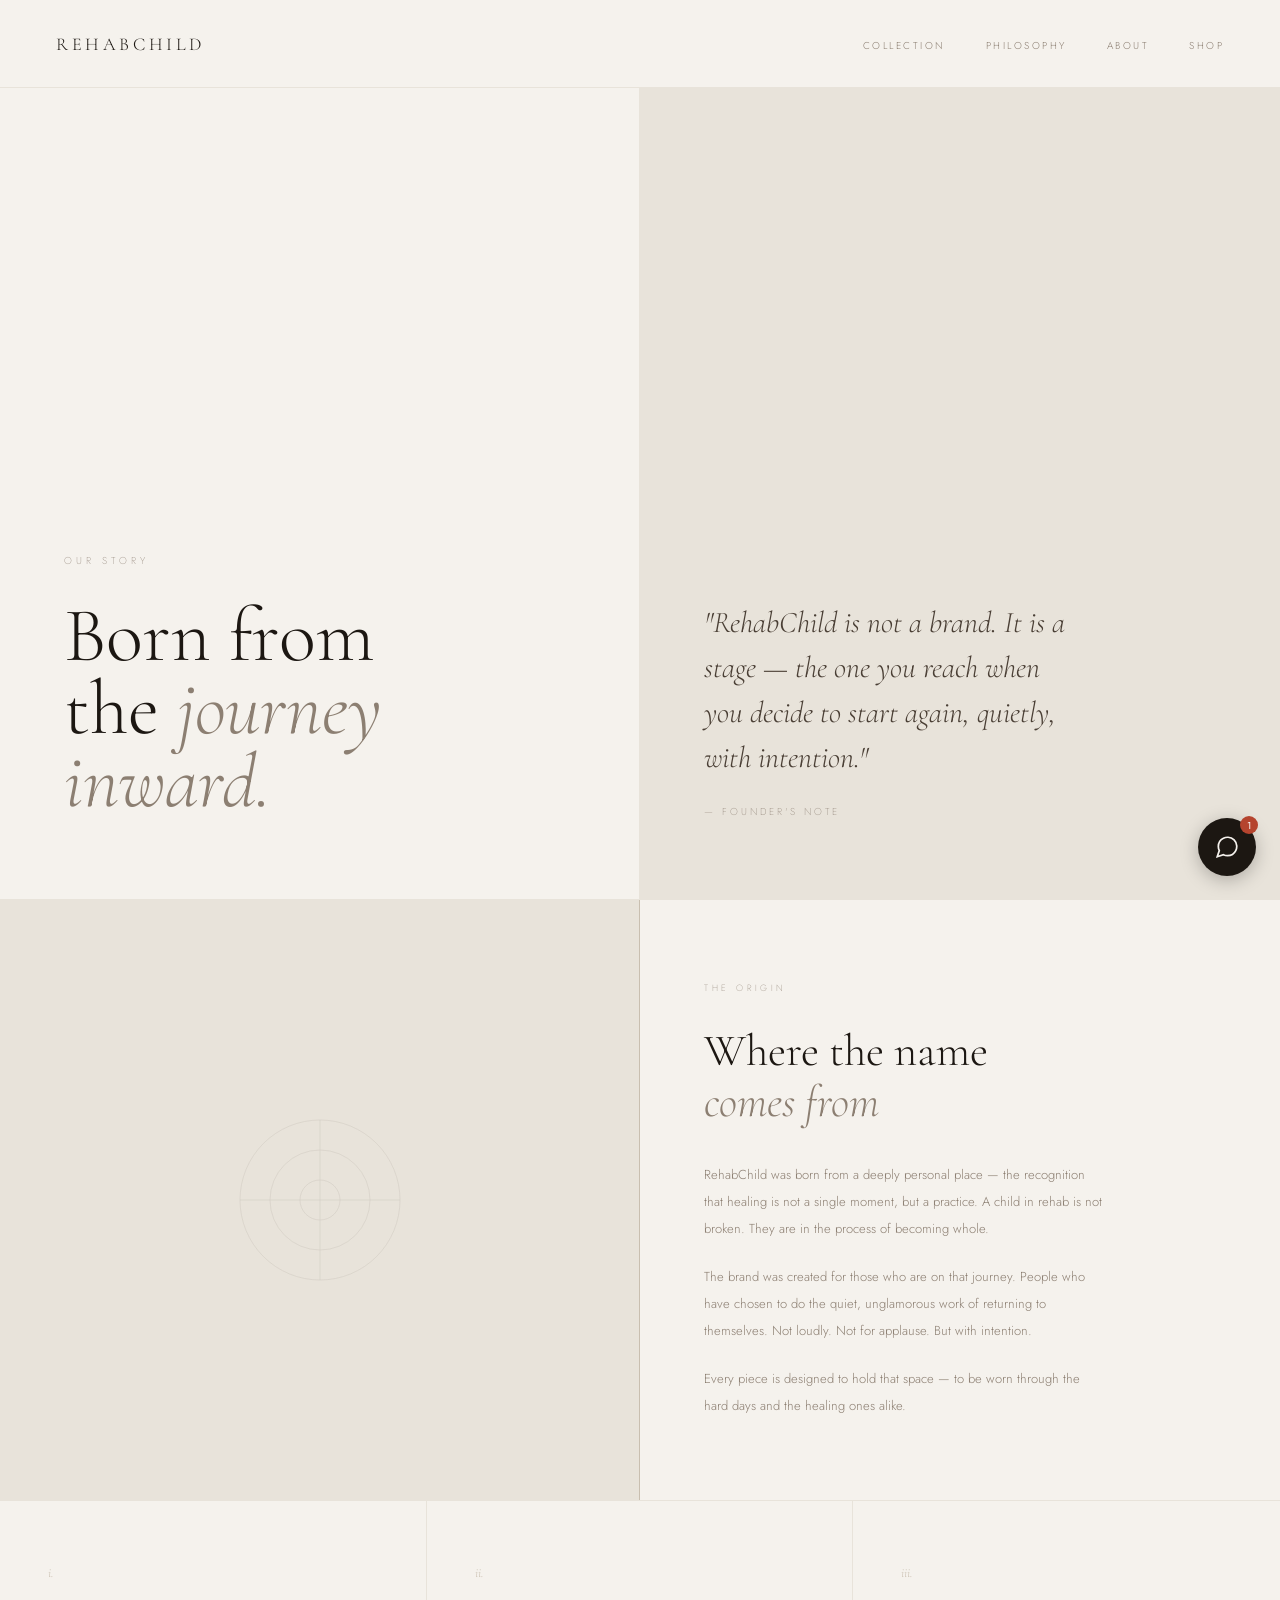
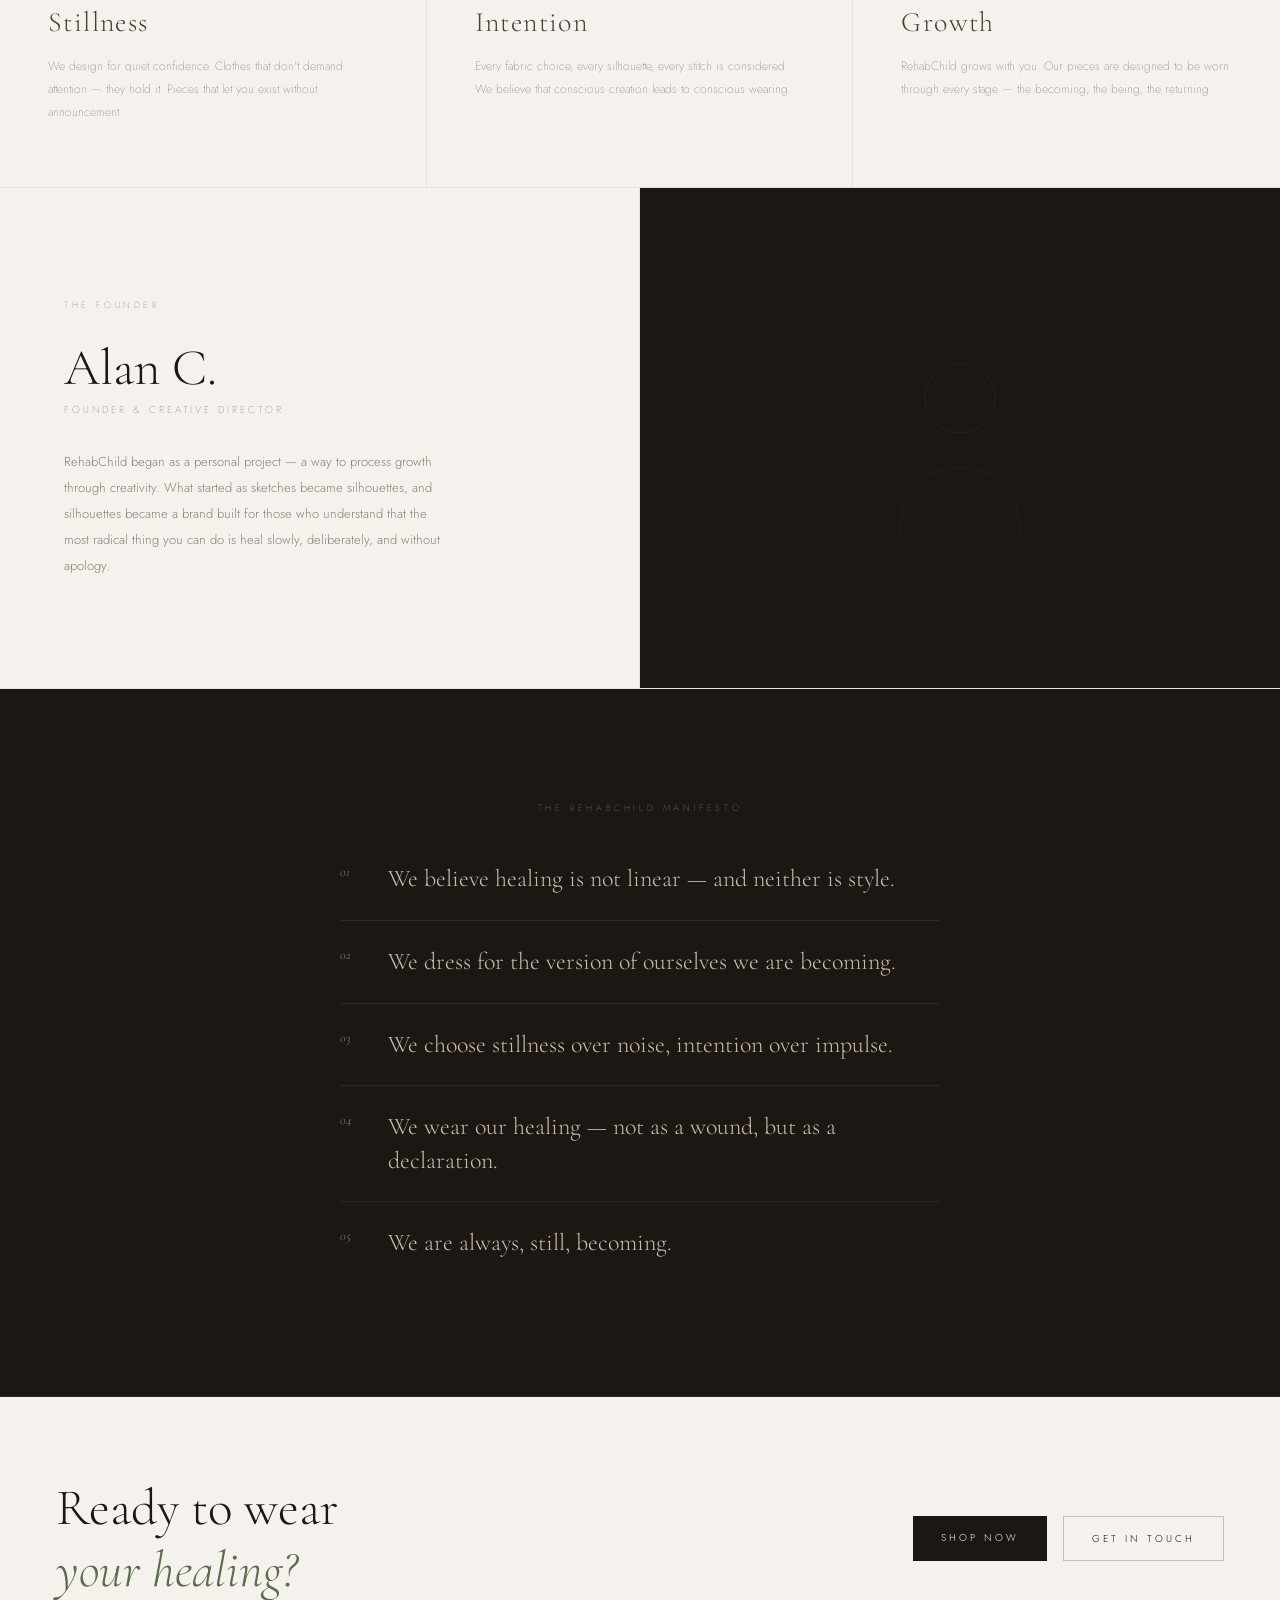
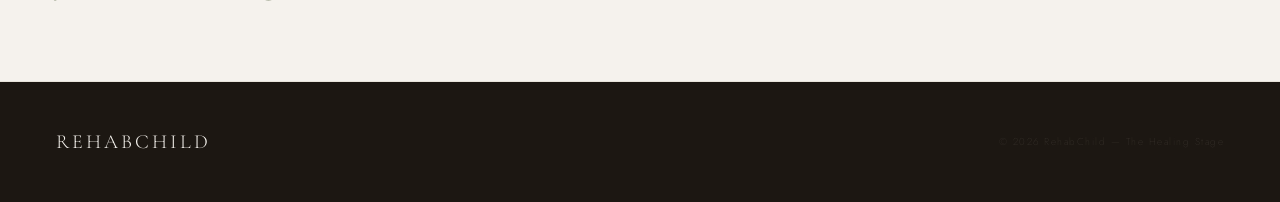
<file: about.html>
<!DOCTYPE html>
<html lang="en">
<head>
  <meta charset="UTF-8" />
  <meta name="viewport" content="width=device-width, initial-scale=1.0"/>
  <title>About — RehabChild</title>
  <link href="https://fonts.googleapis.com/css2?family=Cormorant+Garamond:ital,wght@0,300;0,400;1,300;1,400&family=Jost:wght@200;300;400&display=swap" rel="stylesheet"/>
  <link rel="stylesheet" href="mobile.css"/>
  <style>
    *, *::before, *::after { margin: 0; padding: 0; box-sizing: border-box; }
    :root {
      --ivory: #F5F2ED; --stone: #E8E3DA; --sand: #C9BFB0;
      --taupe: #8C7F72; --bark: #4A3F35; --ink: #1C1712; --accent: #5C6B4A; --accent-light: #7C8C6A;
    }
    html { scroll-behavior: smooth; }
    body { background: var(--ivory); color: var(--ink); font-family: 'Jost', sans-serif; font-weight: 300; overflow-x: hidden; }

    nav {
      position: fixed; top: 0; left: 0; right: 0; z-index: 100;
      display: flex; align-items: center; justify-content: space-between;
      padding: 2rem 3.5rem; background: var(--ivory);
      border-bottom: 0.5px solid var(--stone);
    }
    .nav-logo { font-family: 'Cormorant Garamond', serif; font-weight: 300; font-size: 18px; letter-spacing: 0.2em; text-transform: uppercase; color: var(--ink); text-decoration: none; }
    .nav-links { display: flex; gap: 2.5rem; list-style: none; }
    .nav-links a { font-size: 10px; font-weight: 300; letter-spacing: 0.25em; text-transform: uppercase; color: var(--taupe); text-decoration: none; transition: color 0.3s; }
    .nav-links a:hover, .nav-links a.active { color: var(--accent); }

    /* Hero */
    .about-hero {
      min-height: 100vh;
      display: grid; grid-template-columns: 1fr 1fr;
      border-bottom: 0.5px solid var(--stone);
    }

    .hero-left {
      padding: 10rem 4rem 5rem;
      display: flex; flex-direction: column; justify-content: flex-end;
      border-right: 0.5px solid var(--stone);
    }

    .hero-tag {
      font-size: 10px; font-weight: 200; letter-spacing: 0.4em;
      text-transform: uppercase; color: var(--taupe); margin-bottom: 2rem;
      opacity: 0; animation: fadeUp 1s ease forwards 0.3s;
    }

    .hero-title {
      font-family: 'Cormorant Garamond', serif; font-weight: 300;
      font-size: clamp(48px, 6vw, 80px); line-height: 0.95;
      color: var(--ink);
      opacity: 0; animation: fadeUp 1.2s ease forwards 0.5s;
    }

    .hero-title em { font-style: italic; color: var(--taupe); }

    .hero-right {
      padding: 10rem 4rem 5rem;
      display: flex; flex-direction: column; justify-content: flex-end;
      background: var(--stone);
    }

    .hero-quote {
      font-family: 'Cormorant Garamond', serif; font-style: italic;
      font-weight: 300; font-size: clamp(20px, 2.5vw, 30px);
      line-height: 1.5; color: var(--bark); max-width: 380px;
      opacity: 0; animation: fadeUp 1.2s ease forwards 0.7s;
    }

    .hero-quote cite {
      display: block; font-style: normal; font-size: 10px;
      font-family: 'Jost', sans-serif; font-weight: 200;
      letter-spacing: 0.3em; text-transform: uppercase;
      color: var(--taupe); margin-top: 1.5rem;
    }

    @keyframes fadeUp {
      from { opacity: 0; transform: translateY(24px); }
      to   { opacity: 1; transform: translateY(0); }
    }

    /* Origin story */
    .origin {
      display: grid; grid-template-columns: 1fr 1fr;
      border-bottom: 0.5px solid var(--stone);
    }

    .origin-img {
      background: var(--stone);
      min-height: 600px;
      display: flex; align-items: center; justify-content: center;
      border-right: 0.5px solid var(--sand);
    }

    .origin-img svg { opacity: 0.15; }

    .origin-text {
      padding: 5rem 4rem;
      display: flex; flex-direction: column; justify-content: center;
    }

    .section-label {
      font-size: 9px; font-weight: 200; letter-spacing: 0.4em;
      text-transform: uppercase; color: var(--taupe); margin-bottom: 2rem;
    }

    .origin-title {
      font-family: 'Cormorant Garamond', serif; font-weight: 300;
      font-size: clamp(30px, 3.5vw, 46px); line-height: 1.15;
      color: var(--ink); margin-bottom: 2rem;
    }

    .origin-title em { font-style: italic; color: var(--taupe); }

    .origin-body {
      font-size: 13px; font-weight: 300; line-height: 2.1;
      color: var(--taupe); max-width: 400px;
    }

    .origin-body p + p { margin-top: 1.25rem; }

    /* Values row */
    .values-row {
      display: grid; grid-template-columns: repeat(3, 1fr);
      border-bottom: 0.5px solid var(--stone);
    }

    .value-block {
      padding: 4rem 3rem;
      border-right: 0.5px solid var(--stone);
    }

    .value-block:last-child { border-right: none; }

    .value-num {
      font-family: 'Cormorant Garamond', serif; font-style: italic;
      font-size: 13px; color: var(--sand); margin-bottom: 1.5rem;
    }

    .value-title {
      font-family: 'Cormorant Garamond', serif; font-weight: 300;
      font-size: 28px; letter-spacing: 0.05em; color: var(--bark);
      margin-bottom: 1rem;
    }

    .value-desc {
      font-size: 12px; font-weight: 200; line-height: 1.9;
      color: var(--taupe);
    }

    /* Team / founder */
    .founder {
      display: grid; grid-template-columns: 1fr 1fr;
      border-bottom: 0.5px solid var(--stone);
    }

    .founder-text {
      padding: 5rem 4rem;
      display: flex; flex-direction: column; justify-content: center;
      border-right: 0.5px solid var(--stone);
    }

    .founder-name {
      font-family: 'Cormorant Garamond', serif; font-weight: 300;
      font-size: clamp(32px, 4vw, 52px); line-height: 1;
      color: var(--ink); margin-bottom: 0.5rem;
    }

    .founder-role {
      font-size: 10px; font-weight: 200; letter-spacing: 0.3em;
      text-transform: uppercase; color: var(--taupe); margin-bottom: 2rem;
    }

    .founder-bio {
      font-size: 13px; font-weight: 300; line-height: 2;
      color: var(--taupe); max-width: 380px;
    }

    .founder-img {
      background: var(--ink);
      display: flex; align-items: center; justify-content: center;
      min-height: 500px;
    }

    .founder-img svg { opacity: 0.08; }

    /* Manifesto */
    .manifesto {
      background: var(--ink);
      padding: 7rem 3.5rem;
      display: flex; flex-direction: column; align-items: center;
      border-bottom: 0.5px solid #2e2820;
    }

    .manifesto-label {
      font-size: 9px; font-weight: 200; letter-spacing: 0.4em;
      text-transform: uppercase; color: var(--taupe); margin-bottom: 3rem;
    }

    .manifesto-lines {
      display: flex; flex-direction: column; gap: 1.5rem;
      max-width: 600px; width: 100%;
    }

    .manifesto-line {
      display: flex; align-items: flex-start; gap: 1.5rem;
      padding-bottom: 1.5rem; border-bottom: 0.5px solid #2e2820;
    }

    .manifesto-line:last-child { border-bottom: none; }

    .m-num {
      font-family: 'Cormorant Garamond', serif; font-style: italic;
      font-size: 13px; color: var(--taupe); min-width: 24px; margin-top: 2px;
    }

    .m-text {
      font-family: 'Cormorant Garamond', serif; font-weight: 300;
      font-size: clamp(18px, 2vw, 24px); line-height: 1.4;
      color: var(--sand);
    }

    /* CTA */
    .about-cta {
      padding: 5rem 3.5rem;
      display: flex; align-items: center; justify-content: space-between;
      border-bottom: 0.5px solid var(--stone);
    }

    .cta-title {
      font-family: 'Cormorant Garamond', serif; font-weight: 300;
      font-size: clamp(28px, 4vw, 52px); color: var(--ink);
    }

    .cta-title em { font-style: italic; color: var(--accent); }

    .cta-links { display: flex; gap: 1rem; }

    .cta-btn {
      font-size: 10px; font-weight: 300; letter-spacing: 0.3em;
      text-transform: uppercase; text-decoration: none;
      padding: 14px 28px; transition: all 0.3s ease;
    }

    .cta-btn.primary { background: var(--ink); color: var(--ivory); }
    .cta-btn.primary:hover { background: var(--accent); }
    .cta-btn.secondary { border: 0.5px solid var(--sand); color: var(--ink); }
    .cta-btn.secondary:hover { background: var(--stone); }

    footer {
      background: var(--ink); padding: 3rem 3.5rem;
      display: flex; justify-content: space-between; align-items: center;
    }
    .footer-logo { font-family: 'Cormorant Garamond', serif; font-weight: 300; font-size: 20px; letter-spacing: 0.15em; text-transform: uppercase; color: var(--ivory); }
    .footer-copy { font-size: 10px; font-weight: 200; letter-spacing: 0.15em; color: #3a342e; }
  
  /* Hamburger */
    .hamburger {
      display: none;
      flex-direction: column;
      gap: 5px;
      background: none;
      border: none;
      cursor: pointer;
      padding: 4px;
      z-index: 102;
    }

    .hamburger span {
      display: block;
      width: 22px;
      height: 0.5px;
      background: var(--ink);
      transition: all 0.3s ease;
    }

    .hamburger.open span:nth-child(1) { transform: translateY(5.5px) rotate(45deg); }
    .hamburger.open span:nth-child(2) { opacity: 0; }
    .hamburger.open span:nth-child(3) { transform: translateY(-5.5px) rotate(-45deg); }

    /* Mobile menu */
    .mobile-menu {
      position: fixed;
      inset: 0;
      background: var(--ivory);
      z-index: 101;
      display: flex;
      align-items: center;
      justify-content: center;
      opacity: 0;
      pointer-events: none;
      transition: opacity 0.4s ease;
    }

    .mobile-menu.open {
      opacity: 1;
      pointer-events: all;
    }

    .mobile-menu-inner {
      display: flex;
      flex-direction: column;
      align-items: center;
      gap: 2.5rem;
    }

    .mobile-menu-inner a {
      font-family: 'Cormorant Garamond', serif;
      font-weight: 300;
      font-size: 42px;
      letter-spacing: 0.08em;
      color: var(--ink);
      text-decoration: none;
      transition: color 0.3s;
    }

    .mobile-menu-inner a:hover { color: var(--taupe); }

    @media (max-width: 768px) {
      .hamburger { display: flex !important; }
    }

    .mobile-menu-close {
      position: absolute;
      top: 2rem;
      right: 1.75rem;
      background: none;
      border: none;
      font-size: 18px;
      color: var(--taupe);
      cursor: pointer;
      transition: color 0.3s;
      z-index: 103;
    }

    .mobile-menu-close:hover { color: var(--ink); }
  </style>
  <link rel="stylesheet" href="chatbot.css">
</head>
<body>

  <nav>
    <a href="index.html" class="nav-logo">RehabChild</a>
    <ul class="nav-links">
      <li><a href="index.html#collection">Collection</a></li>
      <li><a href="index.html#philosophy">Philosophy</a></li>
      <li><a href="about.html">About</a></li>
      <li><a href="shop.html">Shop</a></li>
    </ul>
    <button class="hamburger" id="hamburger" onclick="toggleMenu()" aria-label="Menu">
      <span></span><span></span><span></span>
    </button>
  </nav>

  <!-- Mobile menu -->
  <div class="mobile-menu" id="mobileMenu">
    <button class="mobile-menu-close" onclick="toggleMenu()">✕</button>
    <div class="mobile-menu-inner">
      <a href="index.html" onclick="toggleMenu()">Home</a>
      <a href="shop.html" onclick="toggleMenu()">Shop</a>
      <a href="lookbook.html" onclick="toggleMenu()">Lookbook</a>
      <a href="about.html" onclick="toggleMenu()">About</a>
      <a href="contact.html" onclick="toggleMenu()">Contact</a>
    </div>
  </div>

  <!-- Hero -->
  <section class="about-hero">
    <div class="hero-left">
      <p class="hero-tag">Our Story</p>
      <h1 class="hero-title">Born from<br>the <em>journey<br>inward.</em></h1>
    </div>
    <div class="hero-right">
      <blockquote class="hero-quote">
        "RehabChild is not a brand. It is a stage — the one you reach when you decide to start again, quietly, with intention."
        <cite>— Founder's Note</cite>
      </blockquote>
    </div>
  </section>

  <!-- Origin -->
  <section class="origin">
    <div class="origin-img">
      <svg width="180" height="240" viewBox="0 0 180 240" fill="none">
        <circle cx="90" cy="120" r="80" stroke="#4A3F35" stroke-width="0.5"/>
        <circle cx="90" cy="120" r="50" stroke="#4A3F35" stroke-width="0.5"/>
        <circle cx="90" cy="120" r="20" stroke="#4A3F35" stroke-width="0.5"/>
        <line x1="10" y1="120" x2="170" y2="120" stroke="#4A3F35" stroke-width="0.5"/>
        <line x1="90" y1="40" x2="90" y2="200" stroke="#4A3F35" stroke-width="0.5"/>
      </svg>
    </div>
    <div class="origin-text">
      <p class="section-label">The Origin</p>
      <h2 class="origin-title">Where the name<br><em>comes from</em></h2>
      <div class="origin-body">
        <p>RehabChild was born from a deeply personal place — the recognition that healing is not a single moment, but a practice. A child in rehab is not broken. They are in the process of becoming whole.</p>
        <p>The brand was created for those who are on that journey. People who have chosen to do the quiet, unglamorous work of returning to themselves. Not loudly. Not for applause. But with intention.</p>
        <p>Every piece is designed to hold that space — to be worn through the hard days and the healing ones alike.</p>
      </div>
    </div>
  </section>

  <!-- Values -->
  <section class="values-row">
    <div class="value-block">
      <div class="value-num">i.</div>
      <div class="value-title">Stillness</div>
      <div class="value-desc">We design for quiet confidence. Clothes that don't demand attention — they hold it. Pieces that let you exist without announcement.</div>
    </div>
    <div class="value-block">
      <div class="value-num">ii.</div>
      <div class="value-title">Intention</div>
      <div class="value-desc">Every fabric choice, every silhouette, every stitch is considered. We believe that conscious creation leads to conscious wearing.</div>
    </div>
    <div class="value-block">
      <div class="value-num">iii.</div>
      <div class="value-title">Growth</div>
      <div class="value-desc">RehabChild grows with you. Our pieces are designed to be worn through every stage — the becoming, the being, the returning.</div>
    </div>
  </section>

  <!-- Founder -->
  <section class="founder">
    <div class="founder-text">
      <p class="section-label">The Founder</p>
      <h2 class="founder-name">Alan C.</h2>
      <p class="founder-role">Founder & Creative Director</p>
      <p class="founder-bio">RehabChild began as a personal project — a way to process growth through creativity. What started as sketches became silhouettes, and silhouettes became a brand built for those who understand that the most radical thing you can do is heal slowly, deliberately, and without apology.</p>
    </div>
    <div class="founder-img">
      <svg width="160" height="200" viewBox="0 0 160 200" fill="none">
        <circle cx="80" cy="60" r="35" stroke="#F5F2ED" stroke-width="0.5"/>
        <path d="M20 200 Q20 130 80 130 Q140 130 140 200" stroke="#F5F2ED" stroke-width="0.5" fill="none"/>
      </svg>
    </div>
  </section>

  <!-- Manifesto -->
  <section class="manifesto">
    <p class="manifesto-label">The RehabChild Manifesto</p>
    <div class="manifesto-lines">
      <div class="manifesto-line">
        <span class="m-num">01</span>
        <span class="m-text">We believe healing is not linear — and neither is style.</span>
      </div>
      <div class="manifesto-line">
        <span class="m-num">02</span>
        <span class="m-text">We dress for the version of ourselves we are becoming.</span>
      </div>
      <div class="manifesto-line">
        <span class="m-num">03</span>
        <span class="m-text">We choose stillness over noise, intention over impulse.</span>
      </div>
      <div class="manifesto-line">
        <span class="m-num">04</span>
        <span class="m-text">We wear our healing — not as a wound, but as a declaration.</span>
      </div>
      <div class="manifesto-line">
        <span class="m-num">05</span>
        <span class="m-text">We are always, still, becoming.</span>
      </div>
    </div>
  </section>

  <!-- CTA -->
  <div class="about-cta">
    <h2 class="cta-title">Ready to wear<br><em>your healing?</em></h2>
    <div class="cta-links">
      <a href="shop.html" class="cta-btn primary">Shop now</a>
      <a href="contact.html" class="cta-btn secondary">Get in touch</a>
    </div>
  </div>

  <script>
    function toggleMenu() {
      const menu = document.getElementById('mobileMenu');
      const burger = document.getElementById('hamburger');
      menu.classList.toggle('open');
      burger.classList.toggle('open');
    }
  </script>

  <footer>
    <div class="footer-logo">RehabChild</div>
    <span class="footer-copy">© 2026 RehabChild — The Healing Stage</span>
  </footer>

  <div id="rc-chatbot-root"></div>
  <script src="chatbot.js"></script>
</body>
</html>
</file>
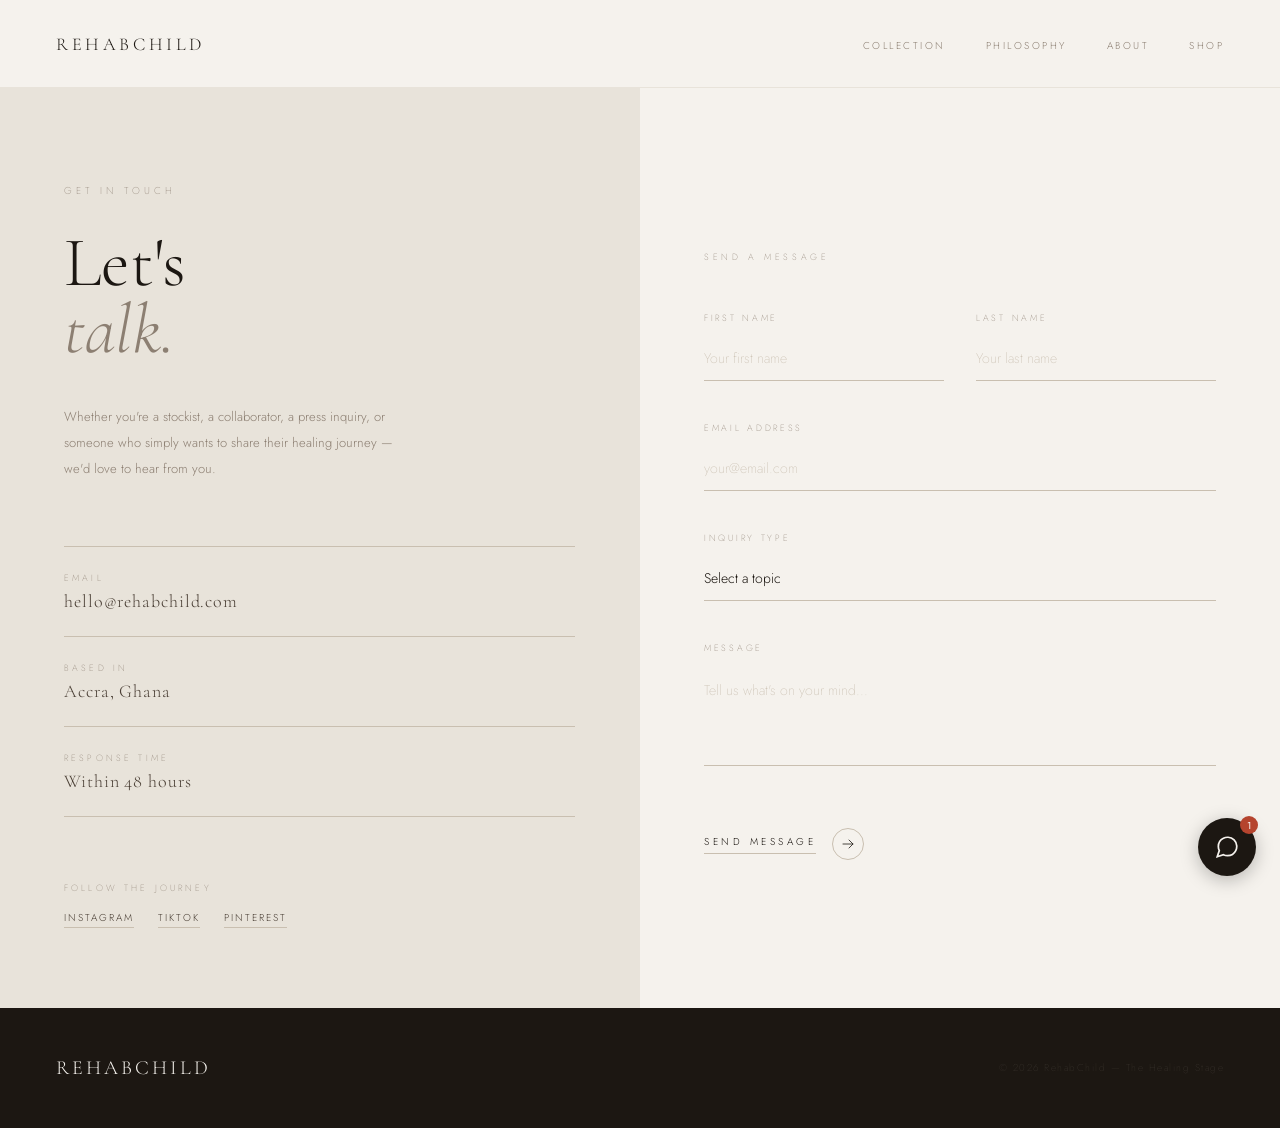
<file: contact.html>
<!DOCTYPE html>
<html lang="en">
<head>
  <meta charset="UTF-8" />
  <meta name="viewport" content="width=device-width, initial-scale=1.0"/>
  <title>Contact — RehabChild</title>
  <link href="https://fonts.googleapis.com/css2?family=Cormorant+Garamond:ital,wght@0,300;0,400;1,300;1,400&family=Jost:wght@200;300;400&display=swap" rel="stylesheet"/>
  <link rel="stylesheet" href="mobile.css"/>
  <style>
    *, *::before, *::after { margin: 0; padding: 0; box-sizing: border-box; }
    :root {
      --ivory: #F5F2ED; --stone: #E8E3DA; --sand: #C9BFB0;
      --taupe: #8C7F72; --bark: #4A3F35; --ink: #1C1712; --accent: #5C6B4A; --accent-light: #7C8C6A;
    }
    html { scroll-behavior: smooth; }
    body { background: var(--ivory); color: var(--ink); font-family: 'Jost', sans-serif; font-weight: 300; overflow-x: hidden; min-height: 100vh; }

    nav {
      position: fixed; top: 0; left: 0; right: 0; z-index: 100;
      display: flex; align-items: center; justify-content: space-between;
      padding: 2rem 3.5rem; background: var(--ivory);
      border-bottom: 0.5px solid var(--stone);
    }
    .nav-logo { font-family: 'Cormorant Garamond', serif; font-weight: 300; font-size: 18px; letter-spacing: 0.2em; text-transform: uppercase; color: var(--ink); text-decoration: none; }
    .nav-links { display: flex; gap: 2.5rem; list-style: none; }
    .nav-links a { font-size: 10px; font-weight: 300; letter-spacing: 0.25em; text-transform: uppercase; color: var(--taupe); text-decoration: none; transition: color 0.3s; }
    .nav-links a:hover, .nav-links a.active { color: var(--accent); }

    /* Page layout */
    .contact-wrap {
      display: grid; grid-template-columns: 1fr 1fr;
      min-height: 100vh;
    }

    /* Left panel */
    .contact-left {
      padding: 10rem 4rem 5rem;
      display: flex; flex-direction: column; justify-content: space-between;
      border-right: 0.5px solid var(--stone);
      background: var(--stone);
    }

    .contact-top { }

    .contact-tag {
      font-size: 10px; font-weight: 200; letter-spacing: 0.4em;
      text-transform: uppercase; color: var(--taupe); margin-bottom: 2rem;
      opacity: 0; animation: fadeUp 1s ease forwards 0.3s;
    }

    .contact-title {
      font-family: 'Cormorant Garamond', serif; font-weight: 300;
      font-size: clamp(44px, 5.5vw, 72px); line-height: 0.95;
      color: var(--ink);
      opacity: 0; animation: fadeUp 1.2s ease forwards 0.5s;
    }

    .contact-title em { font-style: italic; color: var(--taupe); }

    .contact-desc {
      font-size: 13px; font-weight: 300; line-height: 2;
      color: var(--taupe); max-width: 340px; margin-top: 2.5rem;
      opacity: 0; animation: fadeUp 1s ease forwards 0.7s;
    }

    .contact-details { margin-top: 4rem; }

    .contact-detail-item {
      padding: 1.5rem 0;
      border-top: 0.5px solid var(--sand);
      display: flex; flex-direction: column; gap: 6px;
    }

    .contact-detail-item:last-child { border-bottom: 0.5px solid var(--sand); }

    .detail-label {
      font-size: 9px; font-weight: 200; letter-spacing: 0.35em;
      text-transform: uppercase; color: var(--taupe);
    }

    .detail-value {
      font-family: 'Cormorant Garamond', serif; font-weight: 300;
      font-size: 18px; letter-spacing: 0.05em; color: var(--bark);
    }

    .contact-bottom {
      margin-top: 4rem;
    }

    .social-label {
      font-size: 9px; font-weight: 200; letter-spacing: 0.35em;
      text-transform: uppercase; color: var(--taupe); margin-bottom: 1rem;
    }

    .social-links { display: flex; gap: 1.5rem; }

    .social-link {
      font-size: 10px; font-weight: 300; letter-spacing: 0.2em;
      text-transform: uppercase; color: var(--bark); text-decoration: none;
      border-bottom: 0.5px solid var(--sand); padding-bottom: 2px;
      transition: color 0.3s, border-color 0.3s;
    }

    .social-link:hover { color: var(--ink); border-color: var(--ink); }

    /* Right panel — form */
    .contact-right {
      padding: 10rem 4rem 5rem;
      display: flex; flex-direction: column; justify-content: center;
      background: var(--ivory);
    }

    .form-label {
      font-size: 9px; font-weight: 200; letter-spacing: 0.4em;
      text-transform: uppercase; color: var(--taupe); margin-bottom: 3rem;
    }

    .form-group {
      margin-bottom: 2.5rem; position: relative;
    }

    .form-group label {
      display: block; font-size: 9px; font-weight: 200;
      letter-spacing: 0.3em; text-transform: uppercase;
      color: var(--taupe); margin-bottom: 0.75rem;
    }

    .form-group input,
    .form-group select,
    .form-group textarea {
      width: 100%; background: transparent;
      border: none; border-bottom: 0.5px solid var(--sand);
      padding: 0.75rem 0; font-family: 'Jost', sans-serif;
      font-weight: 300; font-size: 14px; color: var(--ink);
      outline: none; transition: border-color 0.3s ease;
      appearance: none;
    }

    .form-group input::placeholder,
    .form-group textarea::placeholder { color: var(--sand); font-weight: 200; }

    .form-group input:focus,
    .form-group select:focus,
    .form-group textarea:focus { border-bottom-color: var(--ink); }

    .form-group textarea { resize: none; height: 100px; line-height: 1.8; }

    .form-group select { cursor: pointer; color: var(--ink); }
    .form-group select option { background: var(--ivory); color: var(--ink); }

    .form-row { display: grid; grid-template-columns: 1fr 1fr; gap: 2rem; }

    .submit-btn {
      margin-top: 1rem;
      display: flex; align-items: center; gap: 1rem;
      background: none; border: none; cursor: pointer;
      padding: 0; font-family: 'Jost', sans-serif;
    }

    .submit-text {
      font-size: 10px; font-weight: 300; letter-spacing: 0.35em;
      text-transform: uppercase; color: var(--ink);
      border-bottom: 0.5px solid var(--sand); padding-bottom: 4px;
      transition: border-color 0.3s, color 0.3s;
    }

    .submit-btn:hover .submit-text { border-color: var(--accent); }

    .submit-arrow {
      width: 32px; height: 32px; border: 0.5px solid var(--sand);
      border-radius: 50%; display: flex; align-items: center; justify-content: center;
      transition: all 0.3s ease;
    }

    .submit-btn:hover .submit-arrow {
      background: var(--ink); border-color: var(--ink);
    }

    .submit-btn:hover .submit-arrow svg path { stroke: var(--ivory); }

    /* Success message */
    .success-msg {
      display: none;
      padding: 1.5rem;
      border: 0.5px solid var(--sand);
      margin-top: 1.5rem;
    }

    .success-msg p {
      font-family: 'Cormorant Garamond', serif; font-style: italic;
      font-size: 16px; color: var(--bark); line-height: 1.6;
    }

    @keyframes fadeUp {
      from { opacity: 0; transform: translateY(24px); }
      to   { opacity: 1; transform: translateY(0); }
    }

    footer {
      background: var(--ink); padding: 3rem 3.5rem;
      display: flex; justify-content: space-between; align-items: center;
    }
    .footer-logo { font-family: 'Cormorant Garamond', serif; font-weight: 300; font-size: 20px; letter-spacing: 0.15em; text-transform: uppercase; color: var(--ivory); }
    .footer-copy { font-size: 10px; font-weight: 200; letter-spacing: 0.15em; color: #3a342e; }
  
  /* Hamburger */
    .hamburger {
      display: none;
      flex-direction: column;
      gap: 5px;
      background: none;
      border: none;
      cursor: pointer;
      padding: 4px;
      z-index: 102;
    }

    .hamburger span {
      display: block;
      width: 22px;
      height: 0.5px;
      background: var(--ink);
      transition: all 0.3s ease;
    }

    .hamburger.open span:nth-child(1) { transform: translateY(5.5px) rotate(45deg); }
    .hamburger.open span:nth-child(2) { opacity: 0; }
    .hamburger.open span:nth-child(3) { transform: translateY(-5.5px) rotate(-45deg); }

    /* Mobile menu */
    .mobile-menu {
      position: fixed;
      inset: 0;
      background: var(--ivory);
      z-index: 101;
      display: flex;
      align-items: center;
      justify-content: center;
      opacity: 0;
      pointer-events: none;
      transition: opacity 0.4s ease;
    }

    .mobile-menu.open {
      opacity: 1;
      pointer-events: all;
    }

    .mobile-menu-inner {
      display: flex;
      flex-direction: column;
      align-items: center;
      gap: 2.5rem;
    }

    .mobile-menu-inner a {
      font-family: 'Cormorant Garamond', serif;
      font-weight: 300;
      font-size: 42px;
      letter-spacing: 0.08em;
      color: var(--ink);
      text-decoration: none;
      transition: color 0.3s;
    }

    .mobile-menu-inner a:hover { color: var(--taupe); }

    @media (max-width: 768px) {
      .hamburger { display: flex !important; }
    }

    .mobile-menu-close {
      position: absolute;
      top: 2rem;
      right: 1.75rem;
      background: none;
      border: none;
      font-size: 18px;
      color: var(--taupe);
      cursor: pointer;
      transition: color 0.3s;
      z-index: 103;
    }

    .mobile-menu-close:hover { color: var(--ink); }
  </style>
  <link rel="stylesheet" href="chatbot.css">
</head>
<body>

  <<nav>
    <a href="index.html" class="nav-logo">RehabChild</a>
    <ul class="nav-links">
      <li><a href="index.html#collection">Collection</a></li>
      <li><a href="index.html#philosophy">Philosophy</a></li>
      <li><a href="about.html">About</a></li>
      <li><a href="shop.html">Shop</a></li>
    </ul>
    <button class="hamburger" id="hamburger" onclick="toggleMenu()" aria-label="Menu">
      <span></span><span></span><span></span>
    </button>
  </nav>

  <!-- Mobile menu -->
  <div class="mobile-menu" id="mobileMenu">
    <button class="mobile-menu-close" onclick="toggleMenu()">✕</button>
    <div class="mobile-menu-inner">
      <a href="index.html" onclick="toggleMenu()">Home</a>
      <a href="shop.html" onclick="toggleMenu()">Shop</a>
      <a href="lookbook.html" onclick="toggleMenu()">Lookbook</a>
      <a href="about.html" onclick="toggleMenu()">About</a>
      <a href="contact.html" onclick="toggleMenu()">Contact</a>
    </div>
  </div>
  <div class="contact-wrap">

    <!-- Left -->
    <div class="contact-left">
      <div class="contact-top">
        <p class="contact-tag">Get in touch</p>
        <h1 class="contact-title">Let's<br><em>talk.</em></h1>
        <p class="contact-desc">Whether you're a stockist, a collaborator, a press inquiry, or someone who simply wants to share their healing journey — we'd love to hear from you.</p>

        <div class="contact-details">
          <div class="contact-detail-item">
            <span class="detail-label">Email</span>
            <span class="detail-value">hello@rehabchild.com</span>
          </div>
          <div class="contact-detail-item">
            <span class="detail-label">Based in</span>
            <span class="detail-value">Accra, Ghana</span>
          </div>
          <div class="contact-detail-item">
            <span class="detail-label">Response time</span>
            <span class="detail-value">Within 48 hours</span>
          </div>
        </div>
      </div>

      <div class="contact-bottom">
        <p class="social-label">Follow the journey</p>
        <div class="social-links">
          <a href="https://instagram.com/nuski.y" target="_blank" class="social-link">Instagram</a>
          <a href="https://tiktok.com/@nuski.y" target="_blank" class="social-link">TikTok</a>
          <a href="#" class="social-link">Pinterest</a>
        </div>
      </div>
    </div>

    <!-- Right — Form -->
    <div class="contact-right">
      <p class="form-label">Send a message</p>

      <div class="form-row">
        <div class="form-group">
          <label>First name</label>
          <input type="text" placeholder="Your first name" id="firstName"/>
        </div>
        <div class="form-group">
          <label>Last name</label>
          <input type="text" placeholder="Your last name" id="lastName"/>
        </div>
      </div>

      <div class="form-group">
        <label>Email address</label>
        <input type="email" placeholder="your@email.com" id="email"/>
      </div>

      <div class="form-group">
        <label>Inquiry type</label>
        <select id="inquiry">
          <option value="" disabled selected>Select a topic</option>
          <option value="general">General inquiry</option>
          <option value="wholesale">Wholesale / Stockist</option>
          <option value="press">Press & Media</option>
          <option value="collab">Collaboration</option>
          <option value="order">Order support</option>
          <option value="other">Other</option>
        </select>
      </div>

      <div class="form-group">
        <label>Message</label>
        <textarea placeholder="Tell us what's on your mind..." id="message"></textarea>
      </div>

      <button class="submit-btn" onclick="handleSubmit()">
        <span class="submit-text">Send message</span>
        <span class="submit-arrow">
          <svg width="14" height="14" viewBox="0 0 14 14" fill="none">
            <path d="M2 7 H12 M8 3 L12 7 L8 11" stroke="#1C1712" stroke-width="0.8" stroke-linecap="round" stroke-linejoin="round"/>
          </svg>
        </span>
      </button>

      <div class="success-msg" id="successMsg">
        <p>"Your message has been received. We'll be in touch within 48 hours — thank you for reaching out."</p>
      </div>
    </div>
  </div>

  <footer>
    <div class="footer-logo">RehabChild</div>
    <span class="footer-copy">© 2026 RehabChild — The Healing Stage</span>
  </footer>

  <script>
    // Replace YOUR_FORM_ID below with the ID Formspree gives you after signup
    const CONTACT_FORM_ENDPOINT = 'https://formspree.io/f/mzdljlrr';

    async function handleSubmit() {
      const first = document.getElementById('firstName').value.trim();
      const last = document.getElementById('lastName').value.trim();
      const email = document.getElementById('email').value.trim();
      const inquiry = document.getElementById('inquiry').value.trim();
      const message = document.getElementById('message').value.trim();

      if (!first || !email || !message) {
        alert('Please fill in your name, email, and message.');
        return;
      }

      const btn = document.querySelector('.submit-btn');
      const originalText = btn.querySelector('.submit-text').textContent;
      btn.querySelector('.submit-text').textContent = 'Sending...';
      btn.disabled = true;

      try {
        const res = await fetch(CONTACT_FORM_ENDPOINT, {
          method: 'POST',
          headers: { 'Accept': 'application/json' },
          body: JSON.stringify({
            firstName: first, lastName: last, email, inquiry, message
          }),
          mode: 'cors'
        });

        if (res.ok) {
          document.getElementById('successMsg').style.display = 'block';
          document.getElementById('firstName').value = '';
          document.getElementById('lastName').value = '';
          document.getElementById('email').value = '';
          document.getElementById('inquiry').value = '';
          document.getElementById('message').value = '';
        } else {
          alert('Something went wrong sending your message. Please try again or email us directly.');
        }
      } catch (err) {
        alert('Something went wrong sending your message. Please check your connection and try again.');
      } finally {
        btn.querySelector('.submit-text').textContent = originalText;
        btn.disabled = false;
      }
    }

    function toggleMenu() {
      const menu = document.getElementById('mobileMenu');
      const burger = document.getElementById('hamburger');
      menu.classList.toggle('open');
      burger.classList.toggle('open');
    }
  </script>

  <div id="rc-chatbot-root"></div>
  <script src="chatbot.js"></script>
</body>
</html>
</file>
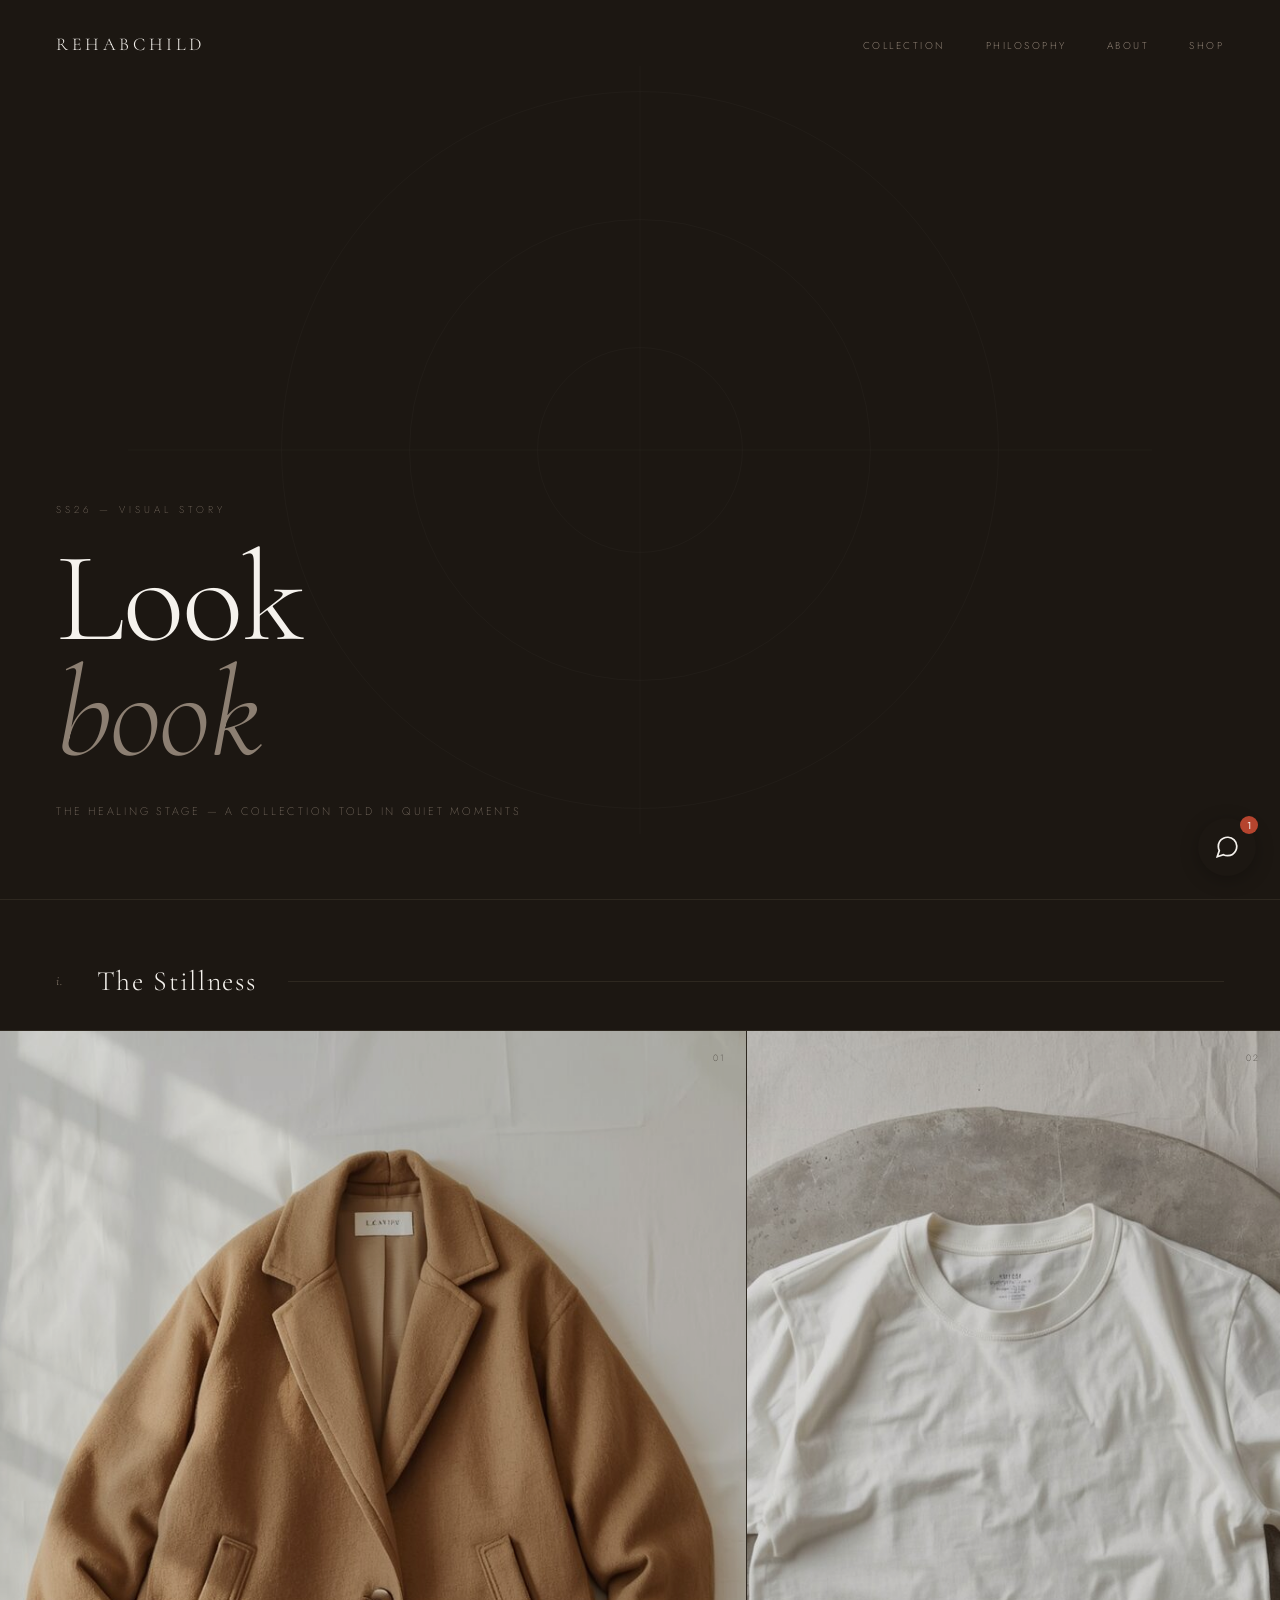
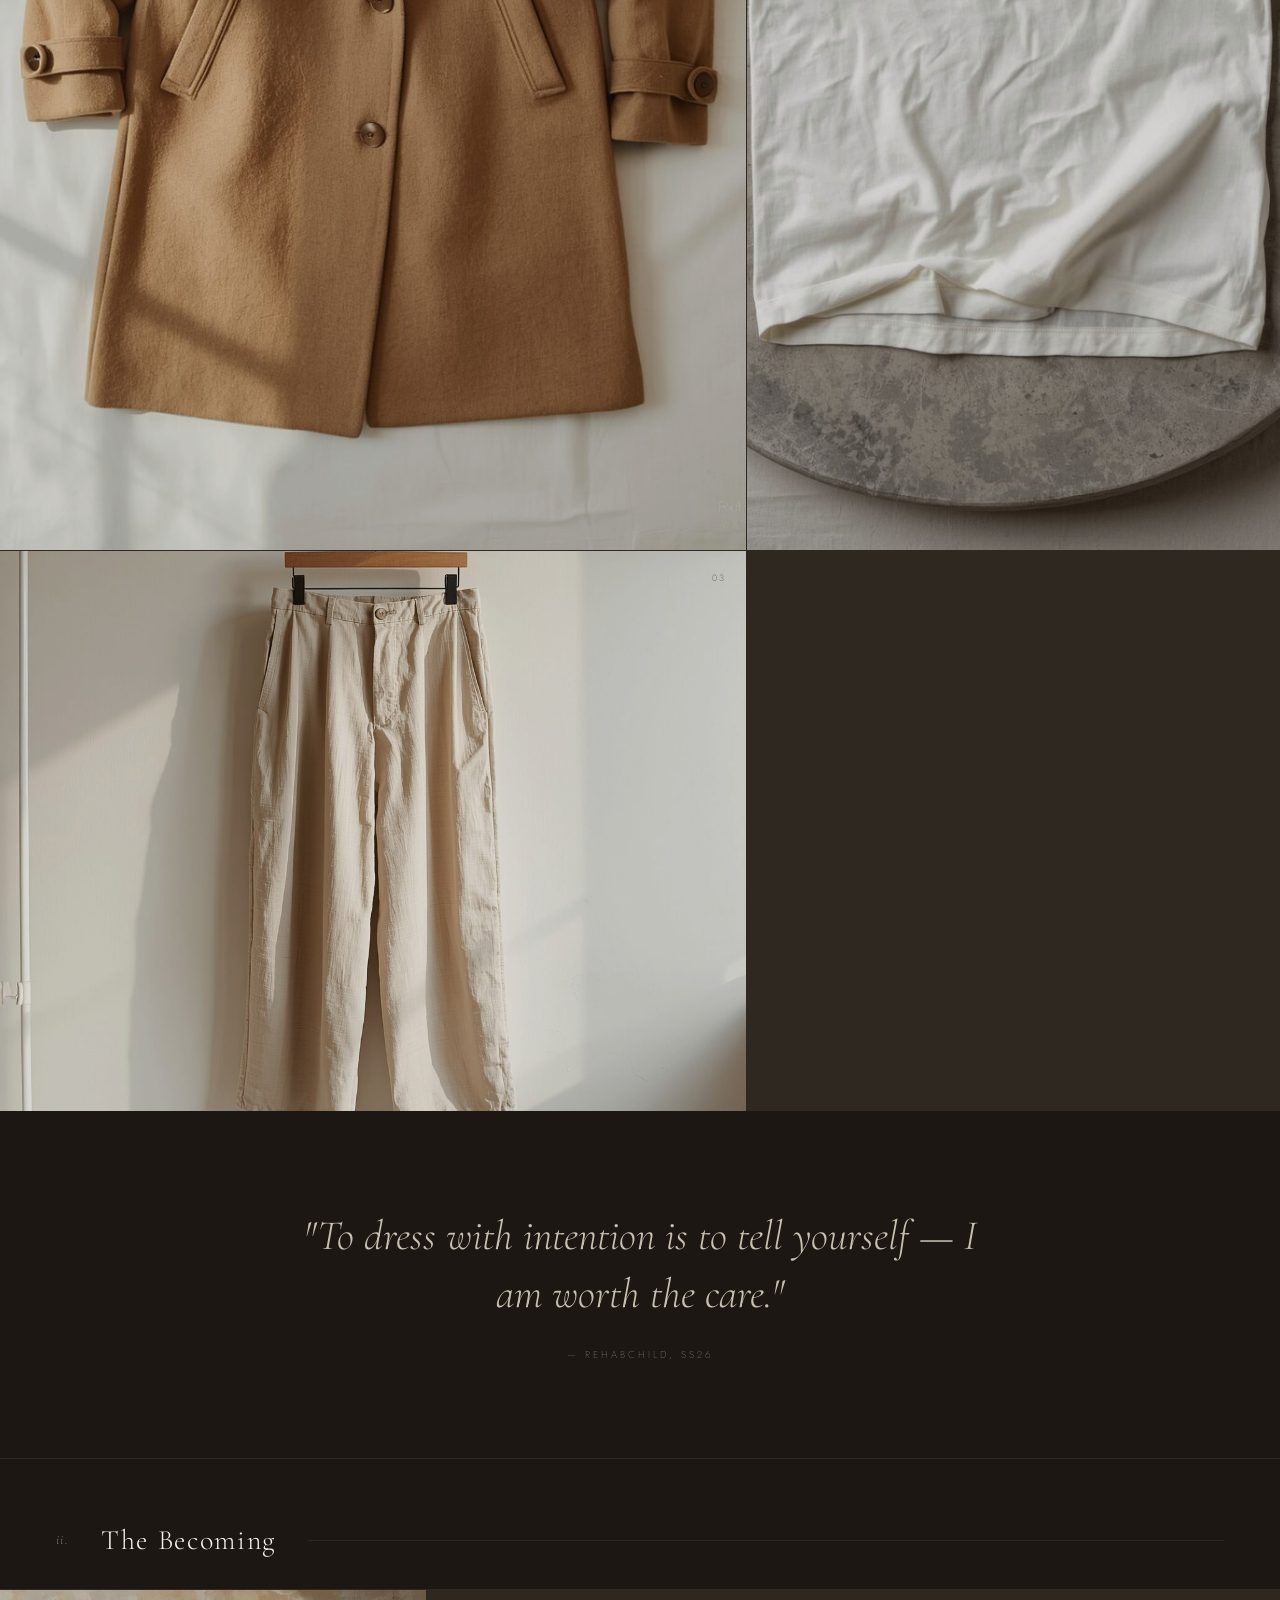
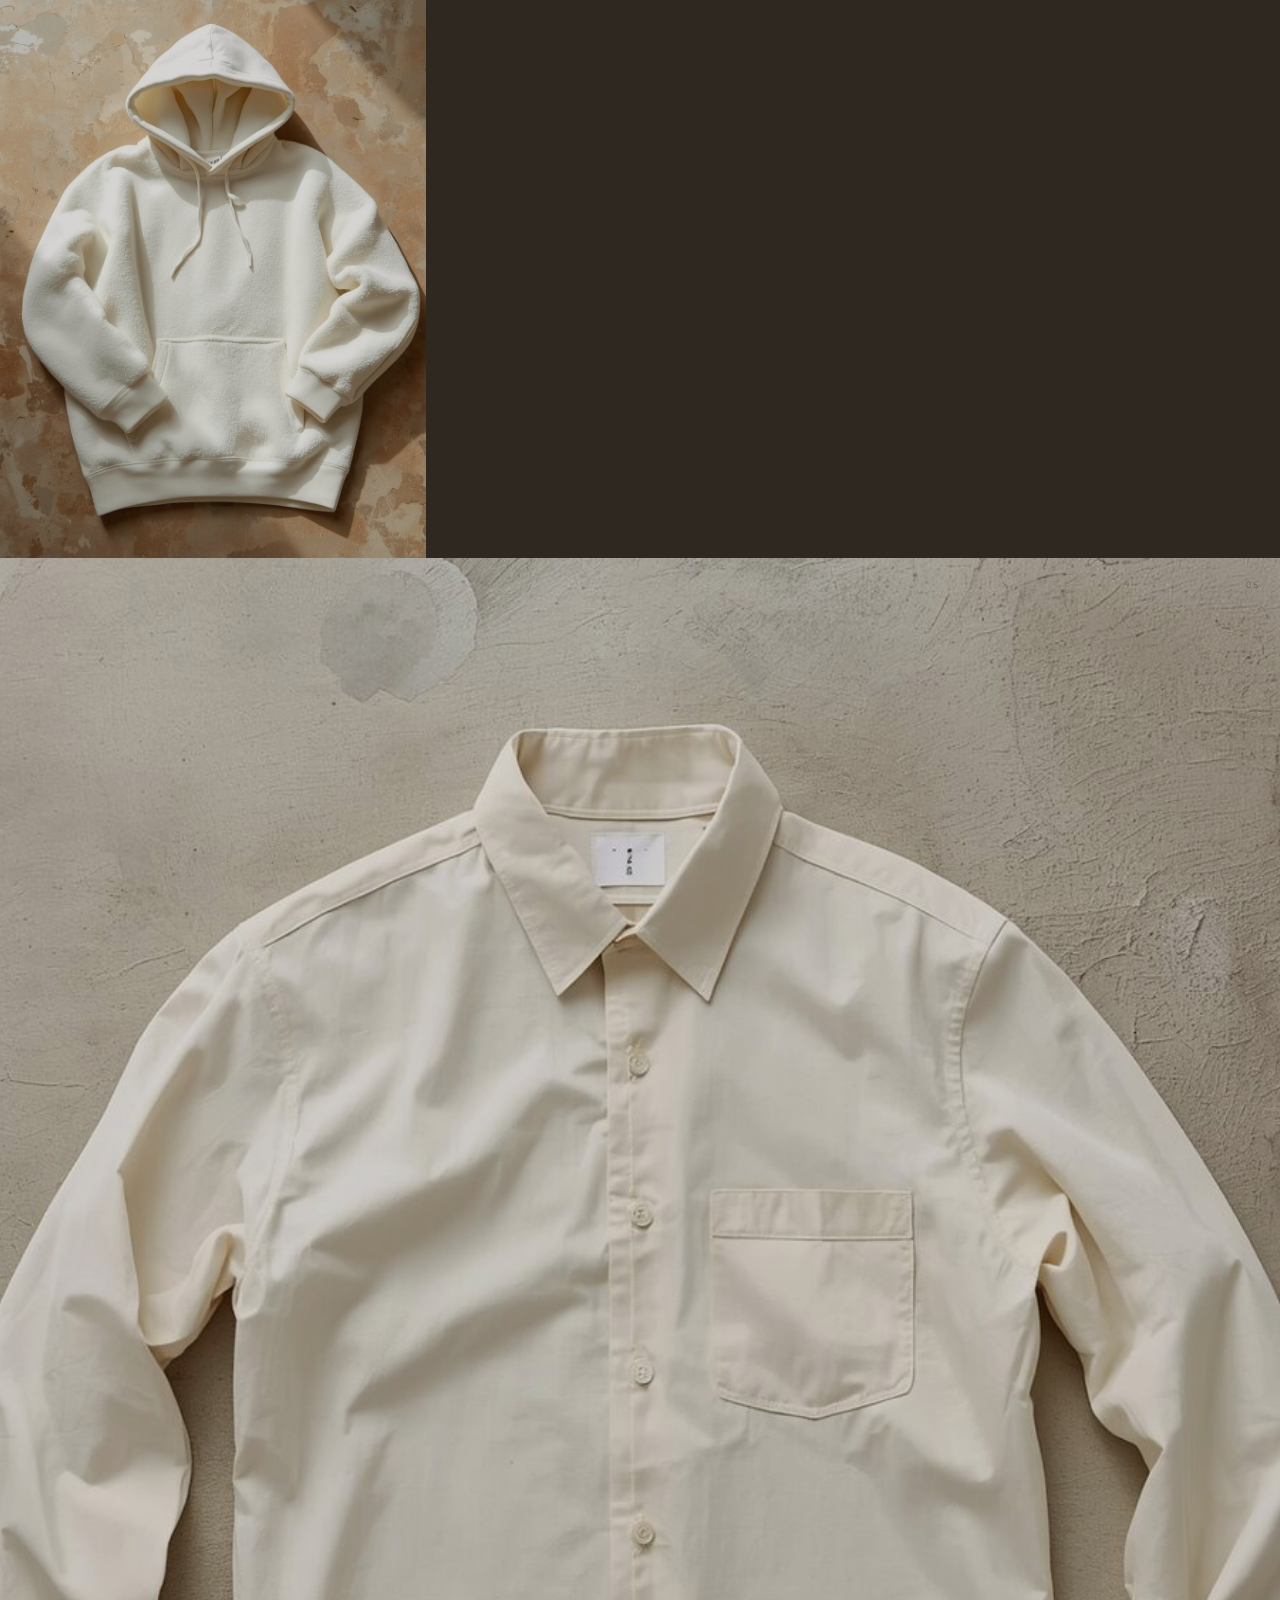
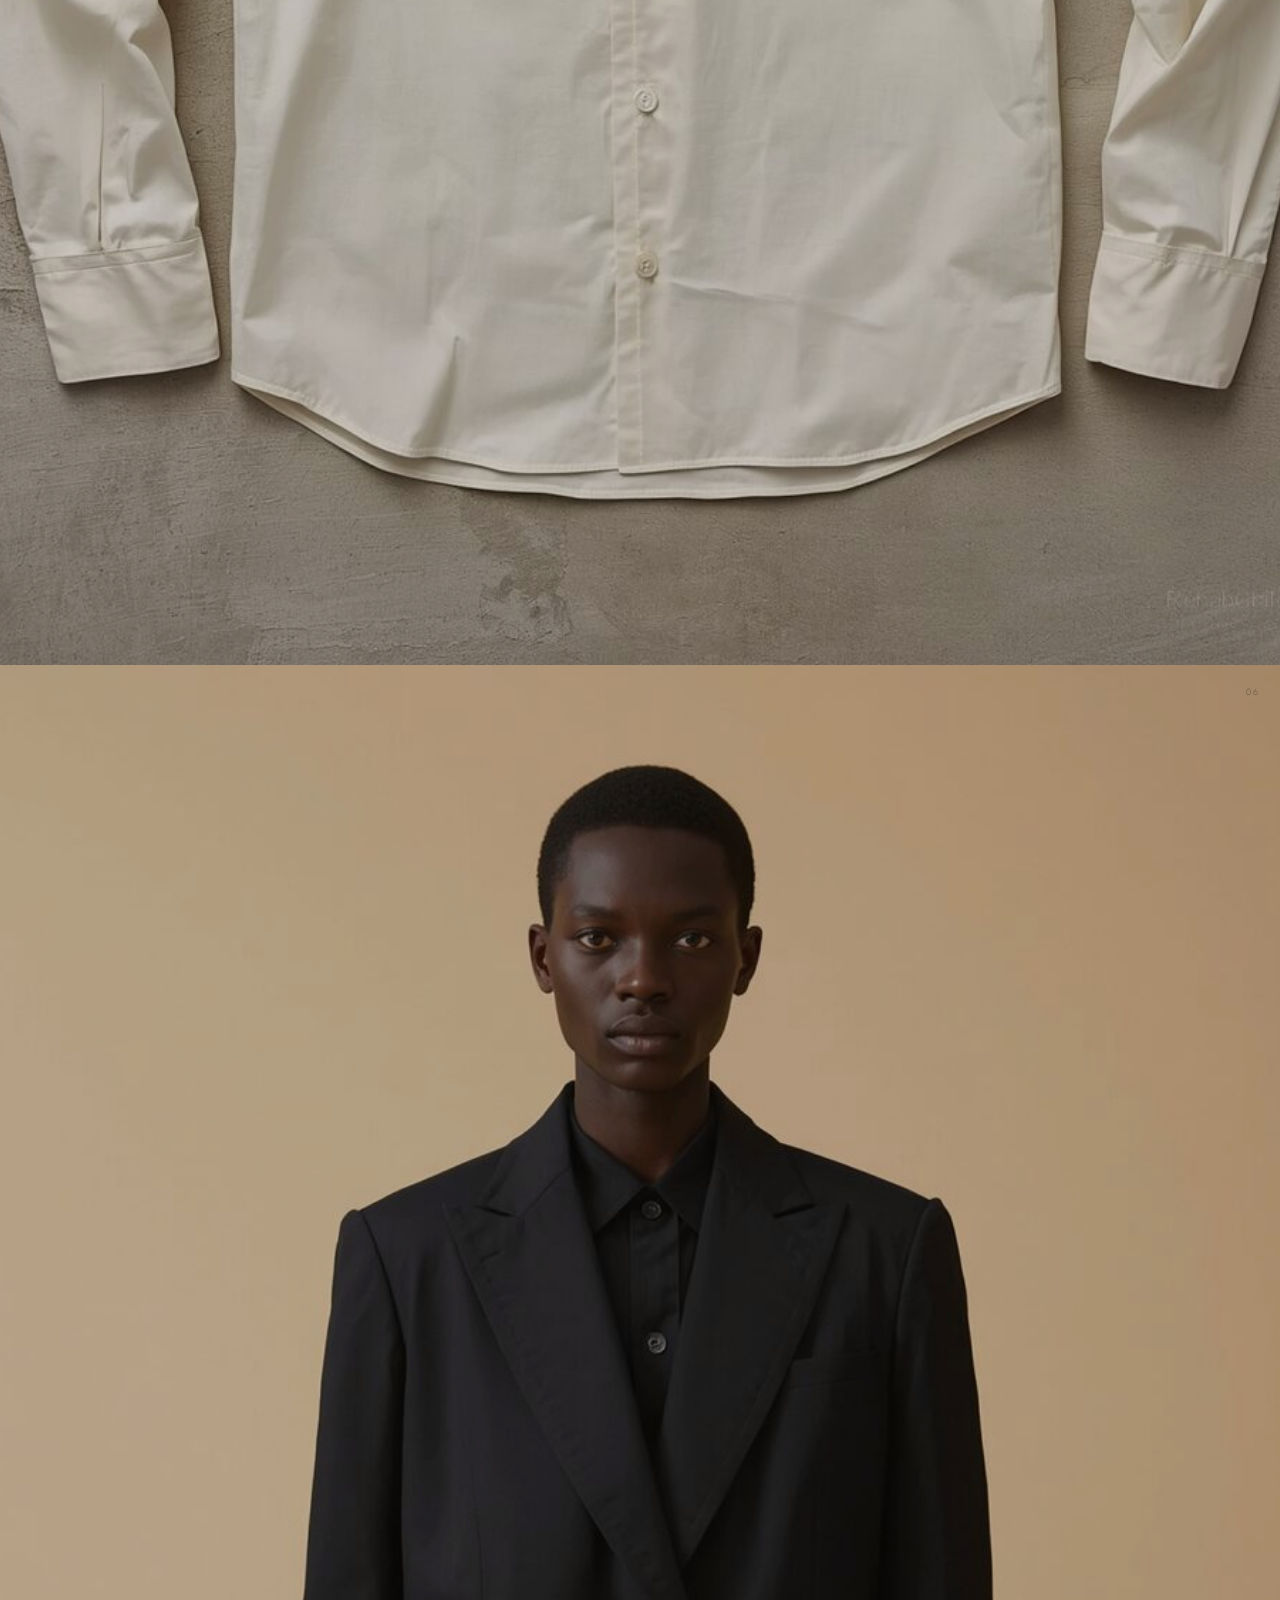
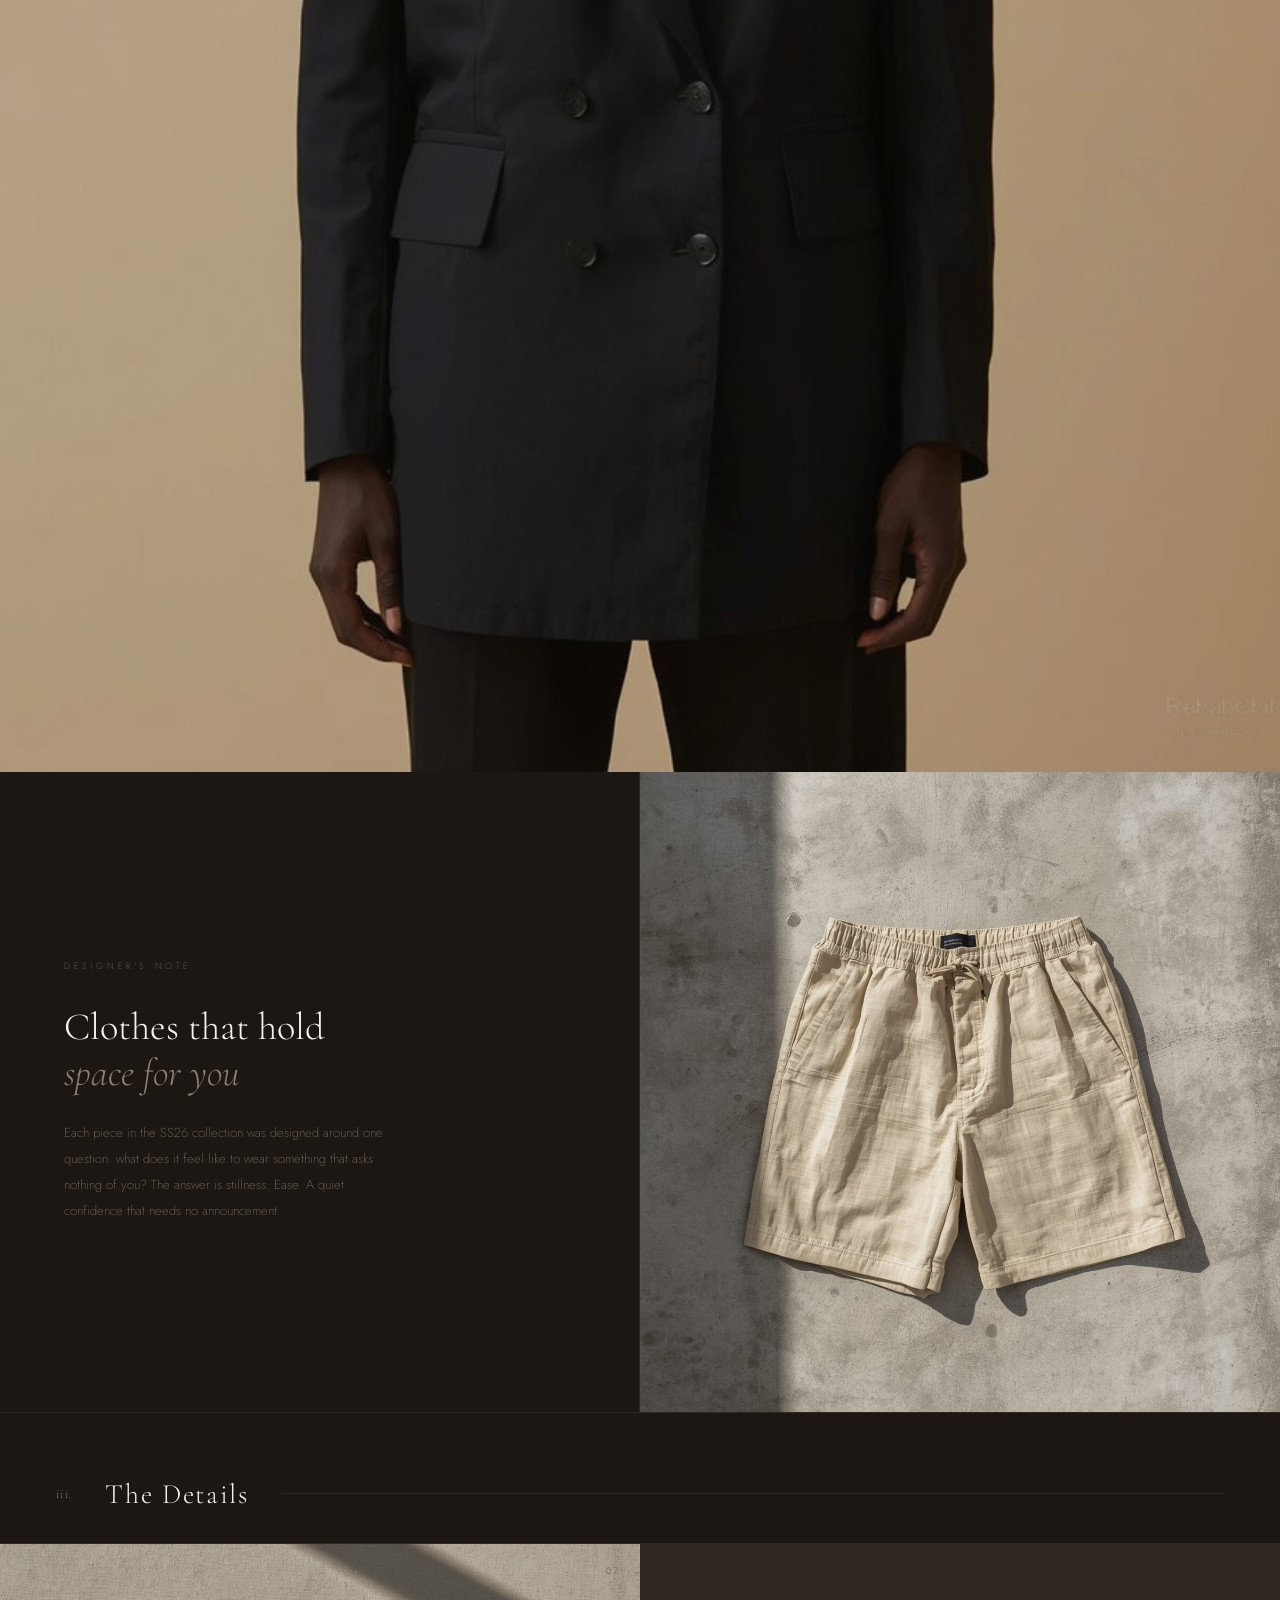
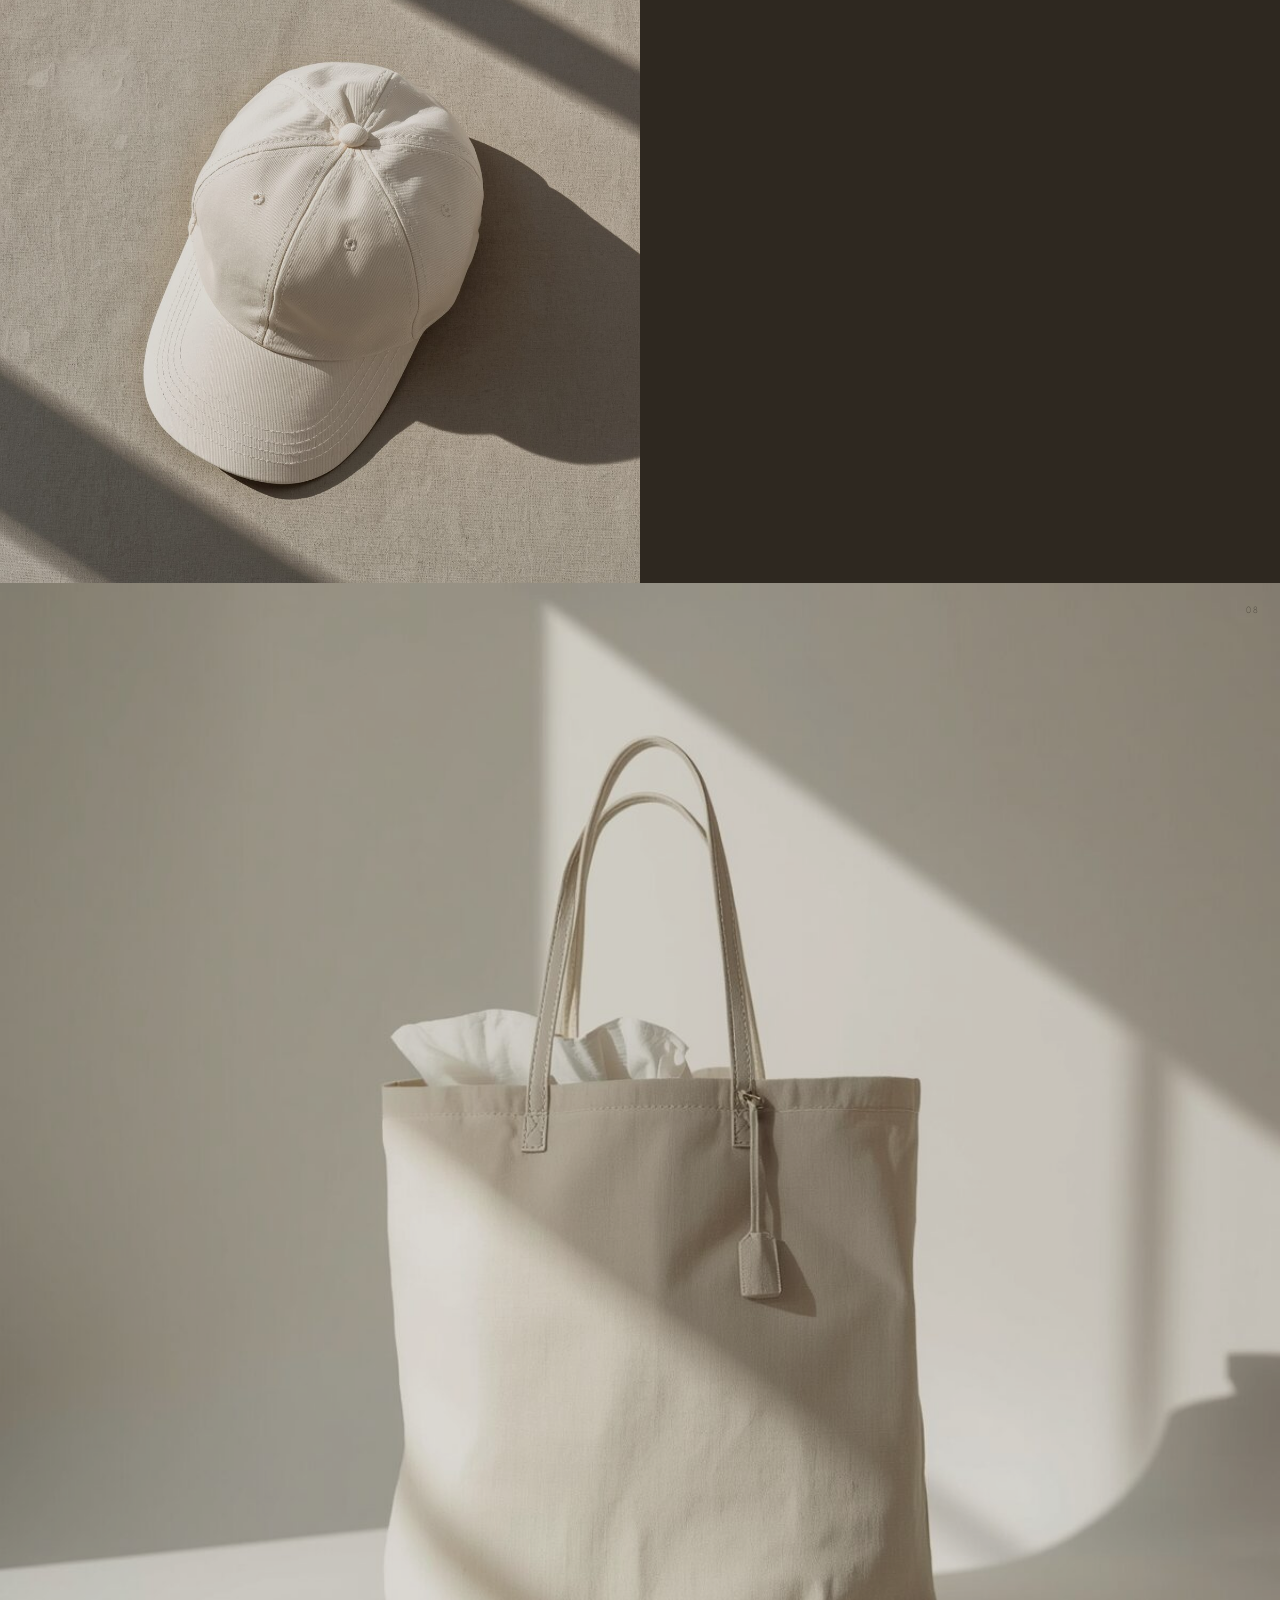
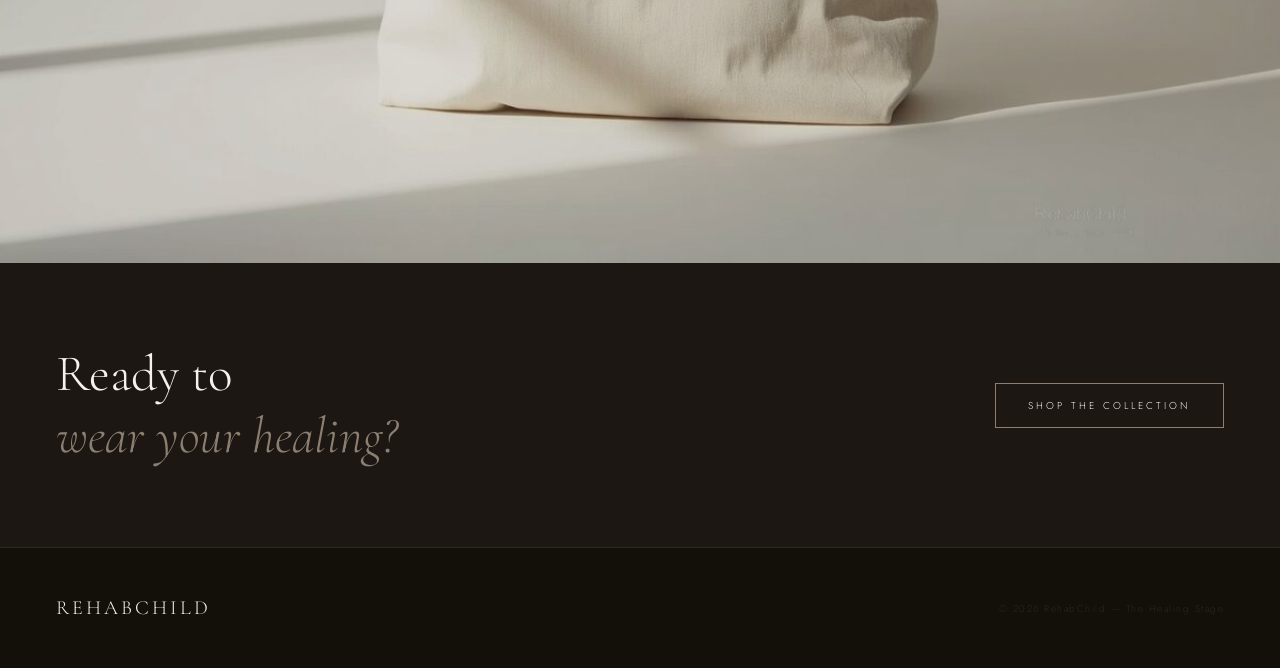
<file: lookbook.html>
<!DOCTYPE html>
<html lang="en">
<head>
  <meta charset="UTF-8" />
  <meta name="viewport" content="width=device-width, initial-scale=1.0"/>
  <title>Lookbook — RehabChild</title>
  <link href="https://fonts.googleapis.com/css2?family=Cormorant+Garamond:ital,wght@0,300;0,400;1,300;1,400&family=Jost:wght@200;300;400&display=swap" rel="stylesheet"/>
  <link rel="stylesheet" href="mobile.css"/>
  <style>
    *, *::before, *::after { margin: 0; padding: 0; box-sizing: border-box; }
    :root {
      --ivory: #F5F2ED; --stone: #E8E3DA; --sand: #C9BFB0;
      --taupe: #8C7F72; --bark: #4A3F35; --ink: #1C1712; --accent: #5C6B4A; --accent-light: #7C8C6A;
    }
    html { scroll-behavior: smooth; }
    body { background: var(--ink); color: var(--ivory); font-family: 'Jost', sans-serif; font-weight: 300; overflow-x: hidden; }

    nav {
      position: fixed; top: 0; left: 0; right: 0; z-index: 100;
      display: flex; align-items: center; justify-content: space-between;
      padding: 2rem 3.5rem; background: transparent;
    }
    .nav-logo { font-family: 'Cormorant Garamond', serif; font-weight: 300; font-size: 18px; letter-spacing: 0.2em; text-transform: uppercase; color: var(--ivory); text-decoration: none; }
    .nav-links { display: flex; gap: 2.5rem; list-style: none; }
    .nav-links a { font-size: 10px; font-weight: 300; letter-spacing: 0.25em; text-transform: uppercase; color: var(--taupe); text-decoration: none; transition: color 0.3s; }
    .nav-links a:hover, .nav-links a.active { color: var(--ivory); }

    /* Hero */
    .lb-hero {
      min-height: 100vh;
      display: flex; flex-direction: column;
      justify-content: flex-end;
      padding: 0 3.5rem 5rem;
      position: relative;
      border-bottom: 0.5px solid #2e2820;
    }

    .lb-hero-bg {
      position: absolute; inset: 0;
      background: var(--ink);
      display: flex; align-items: center; justify-content: center;
      overflow: hidden;
    }

    .lb-hero-bg svg { opacity: 0.04; width: 80%; }

    .lb-hero-tag {
      font-size: 10px; font-weight: 200; letter-spacing: 0.4em;
      text-transform: uppercase; color: var(--taupe);
      margin-bottom: 1.5rem; position: relative; z-index: 1;
      opacity: 0; animation: fadeUp 1s ease forwards 0.3s;
    }

    .lb-hero-title {
      font-family: 'Cormorant Garamond', serif; font-weight: 300;
      font-size: clamp(60px, 10vw, 130px); line-height: 0.9;
      letter-spacing: -0.01em; color: var(--ivory);
      position: relative; z-index: 1;
      opacity: 0; animation: fadeUp 1.2s ease forwards 0.5s;
    }

    .lb-hero-title em { font-style: italic; color: var(--taupe); }

    .lb-hero-sub {
      font-size: 11px; font-weight: 200; letter-spacing: 0.25em;
      text-transform: uppercase; color: var(--taupe);
      margin-top: 2rem; position: relative; z-index: 1;
      opacity: 0; animation: fadeUp 1s ease forwards 0.9s;
    }

    @keyframes fadeUp {
      from { opacity: 0; transform: translateY(24px); }
      to   { opacity: 1; transform: translateY(0); }
    }

    /* Chapter label */
    .chapter {
      padding: 4rem 3.5rem 2rem;
      display: flex; align-items: center; gap: 2rem;
      border-bottom: 0.5px solid #2e2820;
    }
    .chapter-num {
      font-family: 'Cormorant Garamond', serif; font-style: italic;
      font-size: 13px; color: var(--taupe); letter-spacing: 0.1em;
    }
    .chapter-title {
      font-family: 'Cormorant Garamond', serif; font-weight: 300;
      font-size: 28px; letter-spacing: 0.06em; color: var(--ivory);
    }
    .chapter-line { flex: 1; height: 0.5px; background: #2e2820; }

    /* Editorial grid layouts */
    .lb-grid-1 {
      display: grid;
      grid-template-columns: 1.4fr 1fr;
      gap: 1px; background: #2e2820;
    }

    .lb-grid-2 {
      display: grid;
      grid-template-columns: 1fr 1fr 1fr;
      gap: 1px; background: #2e2820;
    }

    .lb-grid-3 {
      display: grid;
      grid-template-columns: 1fr 1.6fr;
      gap: 1px; background: #2e2820;
    }

    .lb-grid-4 {
      display: grid;
      grid-template-columns: 1fr 1fr;
      gap: 1px; background: #2e2820;
    }

    .lb-frame {
      background: #221d18;
      display: flex; align-items: center; justify-content: center;
      position: relative; overflow: hidden;
      transition: background 0.5s ease;
    }

    .lb-frame:hover { background: #2a2420; }

    .lb-frame.tall { aspect-ratio: 2/3; }
    .lb-frame.square { aspect-ratio: 1/1; }
    .lb-frame.wide { aspect-ratio: 4/3; }
    .lb-frame.portrait { aspect-ratio: 3/4; }

    .lb-frame svg { opacity: 0.1; transition: opacity 0.4s ease; }
    .lb-frame:hover svg { opacity: 0.18; }

    .lb-frame-info {
      position: absolute; bottom: 0; left: 0; right: 0;
      padding: 1.5rem;
      background: linear-gradient(transparent, rgba(28,23,18,0.85));
      transform: translateY(100%); transition: transform 0.4s ease;
    }

    .lb-frame:hover .lb-frame-info { transform: translateY(0); }

    .lb-frame-name {
      font-family: 'Cormorant Garamond', serif; font-style: italic;
      font-size: 18px; color: var(--ivory); margin-bottom: 4px;
    }

    .lb-frame-detail {
      font-size: 9px; font-weight: 200; letter-spacing: 0.25em;
      text-transform: uppercase; color: var(--taupe);
    }

    .lb-frame-num {
      position: absolute; top: 1.25rem; right: 1.25rem;
      font-size: 9px; font-weight: 200; letter-spacing: 0.2em; color: #3a342e;
    }

    /* Quote block */
    .lb-quote {
      padding: 6rem 3.5rem;
      border-bottom: 0.5px solid #2e2820;
      display: flex; align-items: center; justify-content: center;
    }

    .lb-quote blockquote {
      font-family: 'Cormorant Garamond', serif; font-style: italic;
      font-weight: 300; font-size: clamp(24px, 3.5vw, 42px);
      line-height: 1.4; color: var(--sand);
      text-align: center; max-width: 680px;
    }

    .lb-quote blockquote cite {
      display: block; font-style: normal; font-size: 10px;
      font-family: 'Jost', sans-serif; font-weight: 200;
      letter-spacing: 0.3em; text-transform: uppercase;
      color: var(--taupe); margin-top: 1.5rem;
    }

    /* Text + image split */
    .lb-split {
      display: grid; grid-template-columns: 1fr 1fr;
      border-bottom: 0.5px solid #2e2820;
    }

    .lb-split-text {
      padding: 5rem 4rem;
      display: flex; flex-direction: column; justify-content: center;
      border-right: 0.5px solid #2e2820;
    }

    .lb-split-label {
      font-size: 9px; font-weight: 200; letter-spacing: 0.4em;
      text-transform: uppercase; color: var(--taupe); margin-bottom: 2rem;
    }

    .lb-split-title {
      font-family: 'Cormorant Garamond', serif; font-weight: 300;
      font-size: clamp(28px, 3vw, 40px); line-height: 1.2;
      color: var(--ivory); margin-bottom: 1.5rem;
    }

    .lb-split-title em { font-style: italic; color: var(--taupe); }

    .lb-split-body {
      font-size: 13px; font-weight: 200; line-height: 2;
      color: var(--taupe); max-width: 340px;
    }

    .lb-split-img {
      background: #221d18;
      display: flex; align-items: center; justify-content: center;
      min-height: 500px;
    }

    .lb-split-img svg { opacity: 0.1; }

    /* Shop link */
    .lb-shop-link {
      padding: 5rem 3.5rem;
      display: flex; align-items: center; justify-content: space-between;
      border-bottom: 0.5px solid #2e2820;
    }

    .lb-shop-cta {
      font-family: 'Cormorant Garamond', serif; font-weight: 300;
      font-size: clamp(28px, 4vw, 52px); color: var(--ivory);
    }

    .lb-shop-cta em { font-style: italic; color: var(--taupe); }

    .lb-shop-btn {
      font-size: 10px; font-weight: 300; letter-spacing: 0.3em;
      text-transform: uppercase; color: var(--ivory);
      text-decoration: none; border: 0.5px solid var(--taupe);
      padding: 14px 32px; transition: all 0.3s ease;
    }

    .lb-shop-btn:hover { background: var(--ivory); color: var(--ink); border-color: var(--ivory); }

    footer {
      background: #131009; padding: 3rem 3.5rem;
      display: flex; justify-content: space-between; align-items: center;
    }
    .footer-logo { font-family: 'Cormorant Garamond', serif; font-weight: 300; font-size: 20px; letter-spacing: 0.15em; text-transform: uppercase; color: var(--ivory); }
    .footer-copy { font-size: 10px; font-weight: 200; letter-spacing: 0.15em; color: #3a342e; }
  /* Hamburger */
    .hamburger {
      display: none;
      flex-direction: column;
      gap: 5px;
      background: none;
      border: none;
      cursor: pointer;
      padding: 4px;
      z-index: 102;
    }

    .hamburger span {
      display: block;
      width: 22px;
      height: 0.5px;
      background: var(--ink);
      transition: all 0.3s ease;
    }

    .hamburger.open span:nth-child(1) { transform: translateY(5.5px) rotate(45deg); }
    .hamburger.open span:nth-child(2) { opacity: 0; }
    .hamburger.open span:nth-child(3) { transform: translateY(-5.5px) rotate(-45deg); }

    /* Mobile menu */
    .mobile-menu {
      position: fixed;
      inset: 0;
      background: var(--ivory);
      z-index: 101;
      display: flex;
      align-items: center;
      justify-content: center;
      opacity: 0;
      pointer-events: none;
      transition: opacity 0.4s ease;
    }

    .mobile-menu.open {
      opacity: 1;
      pointer-events: all;
    }

    .mobile-menu-inner {
      display: flex;
      flex-direction: column;
      align-items: center;
      gap: 2.5rem;
    }

    .mobile-menu-inner a {
      font-family: 'Cormorant Garamond', serif;
      font-weight: 300;
      font-size: 42px;
      letter-spacing: 0.08em;
      color: var(--ink);
      text-decoration: none;
      transition: color 0.3s;
    }

    .mobile-menu-inner a:hover { color: var(--taupe); }

    @media (max-width: 768px) {
      .hamburger { display: flex !important; }
    }

    .mobile-menu-close {
      position: absolute;
      top: 2rem;
      right: 1.75rem;
      background: none;
      border: none;
      font-size: 18px;
      color: var(--taupe);
      cursor: pointer;
      transition: color 0.3s;
      z-index: 103;
    }

    .mobile-menu-close:hover { color: var(--ink); }

    .lb-frame img {
      width: 100%;
      height: 100%;
      object-fit: cover;
      display: block;
      position: absolute;
      inset: 0;
      opacity: 0.85;
      transition: opacity 0.4s ease;
    }

    .lb-frame:hover img { opacity: 1; }
  </style>
  <link rel="stylesheet" href="chatbot.css">
</head>
<body>

  <nav>
    <a href="index.html" class="nav-logo">RehabChild</a>
    <ul class="nav-links">
      <li><a href="index.html#collection">Collection</a></li>
      <li><a href="index.html#philosophy">Philosophy</a></li>
      <li><a href="about.html">About</a></li>
      <li><a href="shop.html">Shop</a></li>
    </ul>
    <button class="hamburger" id="hamburger" onclick="toggleMenu()" aria-label="Menu">
      <span></span><span></span><span></span>
    </button>
  </nav>

  <!-- Mobile menu -->
  <div class="mobile-menu" id="mobileMenu">
    <button class="mobile-menu-close" onclick="toggleMenu()">✕</button>
    <div class="mobile-menu-inner">
      <a href="index.html" onclick="toggleMenu()">Home</a>
      <a href="shop.html" onclick="toggleMenu()">Shop</a>
      <a href="lookbook.html" onclick="toggleMenu()">Lookbook</a>
      <a href="about.html" onclick="toggleMenu()">About</a>
      <a href="contact.html" onclick="toggleMenu()">Contact</a>
    </div>
  </div>

  <!-- Hero -->
  <section class="lb-hero">
    <div class="lb-hero-bg">
      <svg viewBox="0 0 800 600" fill="none">
        <circle cx="400" cy="300" r="280" stroke="#F5F2ED" stroke-width="0.5"/>
        <circle cx="400" cy="300" r="180" stroke="#F5F2ED" stroke-width="0.5"/>
        <circle cx="400" cy="300" r="80" stroke="#F5F2ED" stroke-width="0.5"/>
        <line x1="0" y1="300" x2="800" y2="300" stroke="#F5F2ED" stroke-width="0.5"/>
        <line x1="400" y1="0" x2="400" y2="600" stroke="#F5F2ED" stroke-width="0.5"/>
      </svg>
    </div>
    <p class="lb-hero-tag">SS26 — Visual Story</p>
    <h1 class="lb-hero-title">Look<br><em>book</em></h1>
    <p class="lb-hero-sub">The Healing Stage — A collection told in quiet moments</p>
  </section>

  <!-- Chapter 1 -->
  <div class="chapter">
    <span class="chapter-num">i.</span>
    <span class="chapter-title">The Stillness</span>
    <div class="chapter-line"></div>
  </div>

  <div class="lb-grid-1">
    <div class="lb-frame tall">
  <img src="still-coat.jpg" alt="The Still Coat"/>
  <span class="lb-frame-num">01</span>
  <div class="lb-frame-info">
    <div class="lb-frame-name">The Still Coat</div>
    <div class="lb-frame-detail">Oversized — Warm Sand</div>
  </div>
</div>
    <div style="display:flex; flex-direction:column; gap:1px; background:#2e2820;">
      <div class="lb-frame wide" style="flex:1;">
  <img src="rehab-tee.jpg" alt="Rehab Tee"/>
  <span class="lb-frame-num">02</span>
  <div class="lb-frame-info">
    <div class="lb-frame-name">Rehab Tee</div>
    <div class="lb-frame-detail">Relaxed — Ivory</div>
  </div>
</div>
      </div>
      <div class="lb-frame wide" style="flex:1;">
  <img src="stage-trousers.jpg" alt="Stage Trousers"/>
  <span class="lb-frame-num">03</span>
  <div class="lb-frame-info">
    <div class="lb-frame-name">Stage Trousers</div>
    <div class="lb-frame-detail">Wide Leg — Stone</div>
  </div>
</div>
      </div>
    </div>
  </div>

  <!-- Quote -->
  <div class="lb-quote">
    <blockquote>
      "To dress with intention is to tell yourself — I am worth the care."
      <cite>— RehabChild, SS26</cite>
    </blockquote>
  </div>

  <!-- Chapter 2 -->
  <div class="chapter">
    <span class="chapter-num">ii.</span>
    <span class="chapter-title">The Becoming</span>
    <div class="chapter-line"></div>
  </div>

  <div class="lb-grid-2">
    <div class="lb-frame portrait">
  <img src="healing-hoodie.jpg" alt="Healing Hoodie"/>
  <span class="lb-frame-num">04</span>
  <div class="lb-frame-info">
    <div class="lb-frame-name">Healing Hoodie</div>
    <div class="lb-frame-detail">Oversized — Ivory</div>
  </div>
</div>
    </div>
    <div class="lb-frame portrait">
  <img src="quiet-shirt.jpg" alt="Quiet Shirt"/>
  <span class="lb-frame-num">05</span>
  <div class="lb-frame-info">
    <div class="lb-frame-name">Quiet Shirt</div>
    <div class="lb-frame-detail">Relaxed — Sand</div>
  </div>
</div>
    </div>
    <div class="lb-frame portrait">
  <img src="rehab-jacket.jpg" alt="Rehab Jacket"/>
  <span class="lb-frame-num">06</span>
  <div class="lb-frame-info">
    <div class="lb-frame-name">Rehab Jacket</div>
    <div class="lb-frame-detail">Structured — Ink</div>
  </div>
</div>
    </div>
  </div>

  <!-- Split section -->
  <div class="lb-split">
    <div class="lb-split-text">
      <p class="lb-split-label">Designer's Note</p>
      <h2 class="lb-split-title">Clothes that hold<br><em>space for you</em></h2>
      <p class="lb-split-body">Each piece in the SS26 collection was designed around one question: what does it feel like to wear something that asks nothing of you? The answer is stillness. Ease. A quiet confidence that needs no announcement.</p>
    </div>
   <div class="lb-split-img">
  <img src="still-shorts.jpg" alt="Still Shorts" style="width:100%; height:100%; object-fit:cover;"/>
</div>
  </div>

  <!-- Chapter 3 -->
  <div class="chapter">
    <span class="chapter-num">iii.</span>
    <span class="chapter-title">The Details</span>
    <div class="chapter-line"></div>
  </div>

  <div class="lb-grid-4">
    <div class="lb-frame square">
  <img src="rehab-cap.jpg" alt="Rehab Cap"/>
  <span class="lb-frame-num">07</span>
  <div class="lb-frame-info">
    <div class="lb-frame-name">Rehab Cap</div>
    <div class="lb-frame-detail">Unstructured — Ivory</div>
  </div>
</div>
    </div>
    <div class="lb-frame square">
  <img src="stage-tote.jpg" alt="Stage Tote"/>
  <span class="lb-frame-num">08</span>
  <div class="lb-frame-info">
    <div class="lb-frame-name">Stage Tote</div>
    <div class="lb-frame-detail">Medium — Canvas</div>
  </div>
</div>
    </div>
  </div>

  <!-- Shop CTA -->
  <div class="lb-shop-link">
    <h2 class="lb-shop-cta">Ready to<br><em>wear your healing?</em></h2>
    <a href="shop.html" class="lb-shop-btn">Shop the collection</a>
  </div>

  <footer>
    <div class="footer-logo">RehabChild</div>
    <span class="footer-copy">© 2026 RehabChild — The Healing Stage</span>
  </footer>

<script>
    function toggleMenu() {
      const menu = document.getElementById('mobileMenu');
      const burger = document.getElementById('hamburger');
      menu.classList.toggle('open');
      burger.classList.toggle('open');
    }
  </script>
  <div id="rc-chatbot-root"></div>
  <script src="chatbot.js"></script>
</body>
</html>
</file>
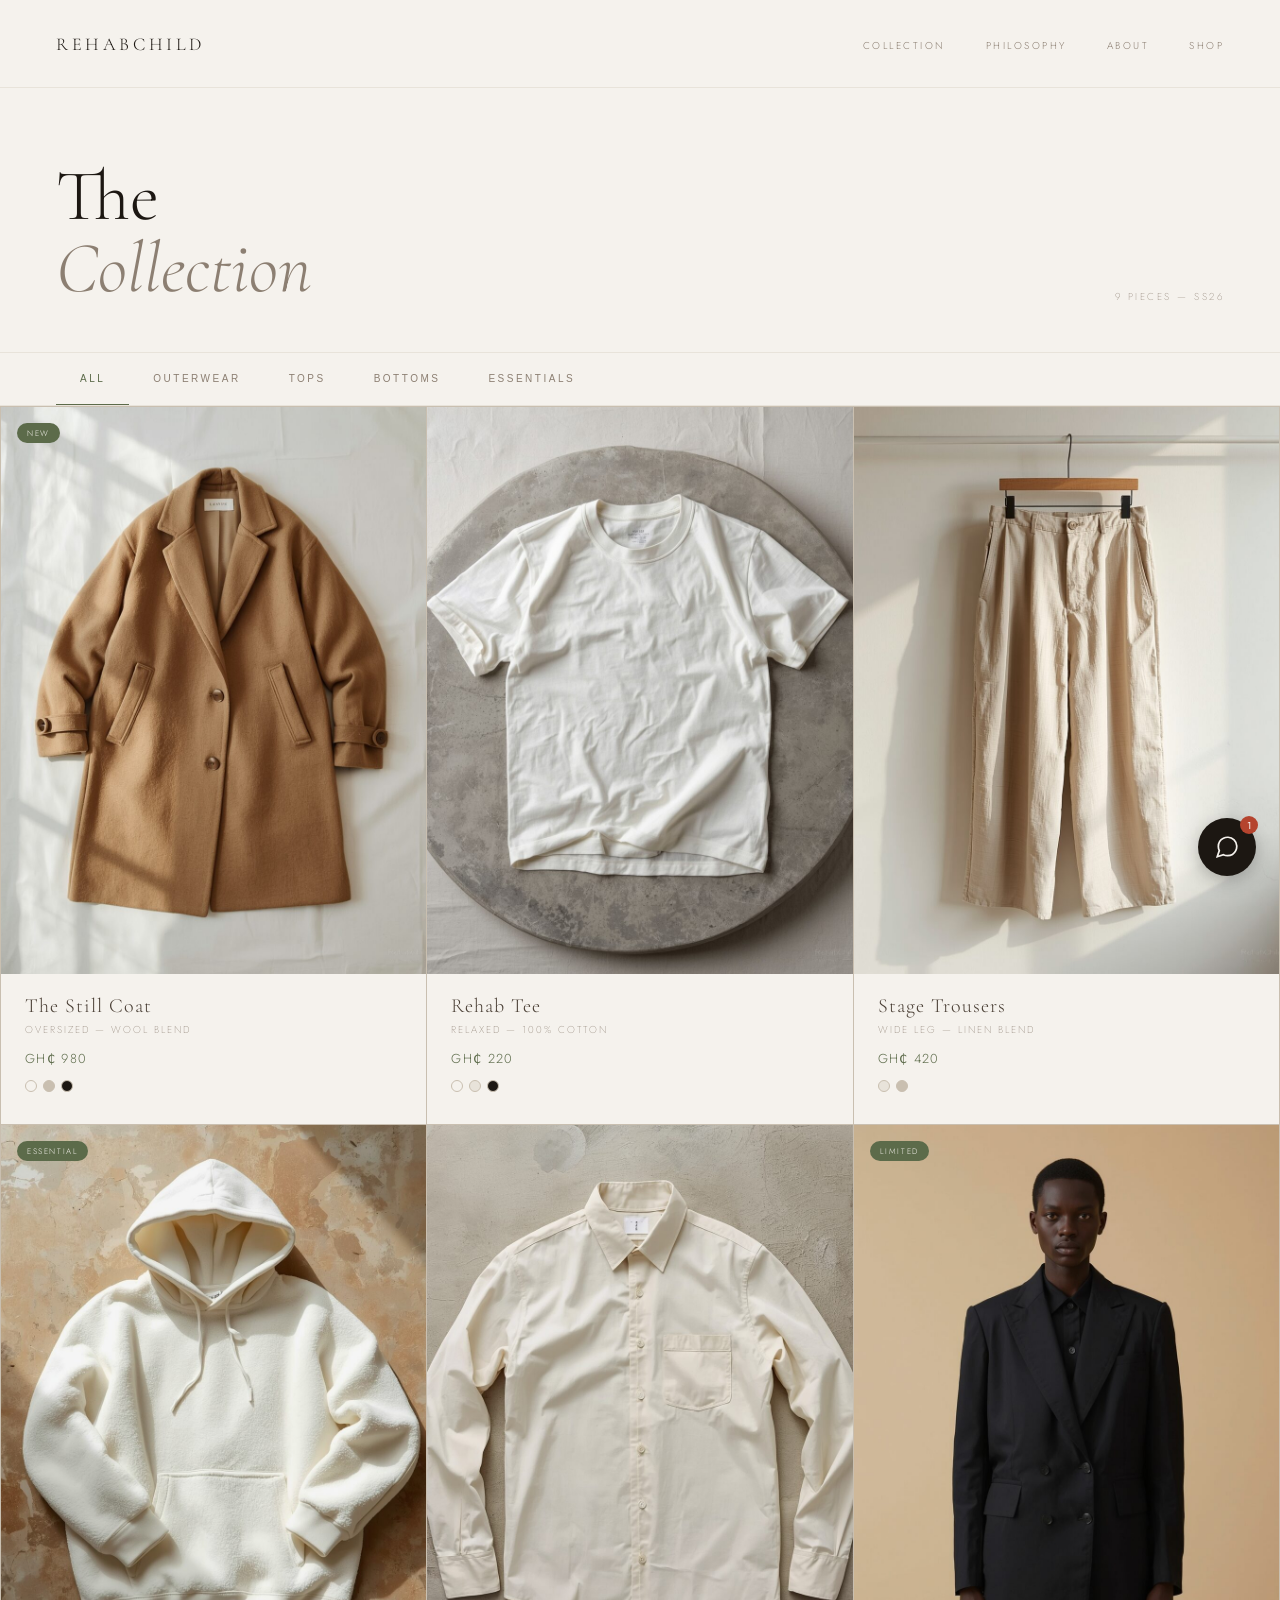
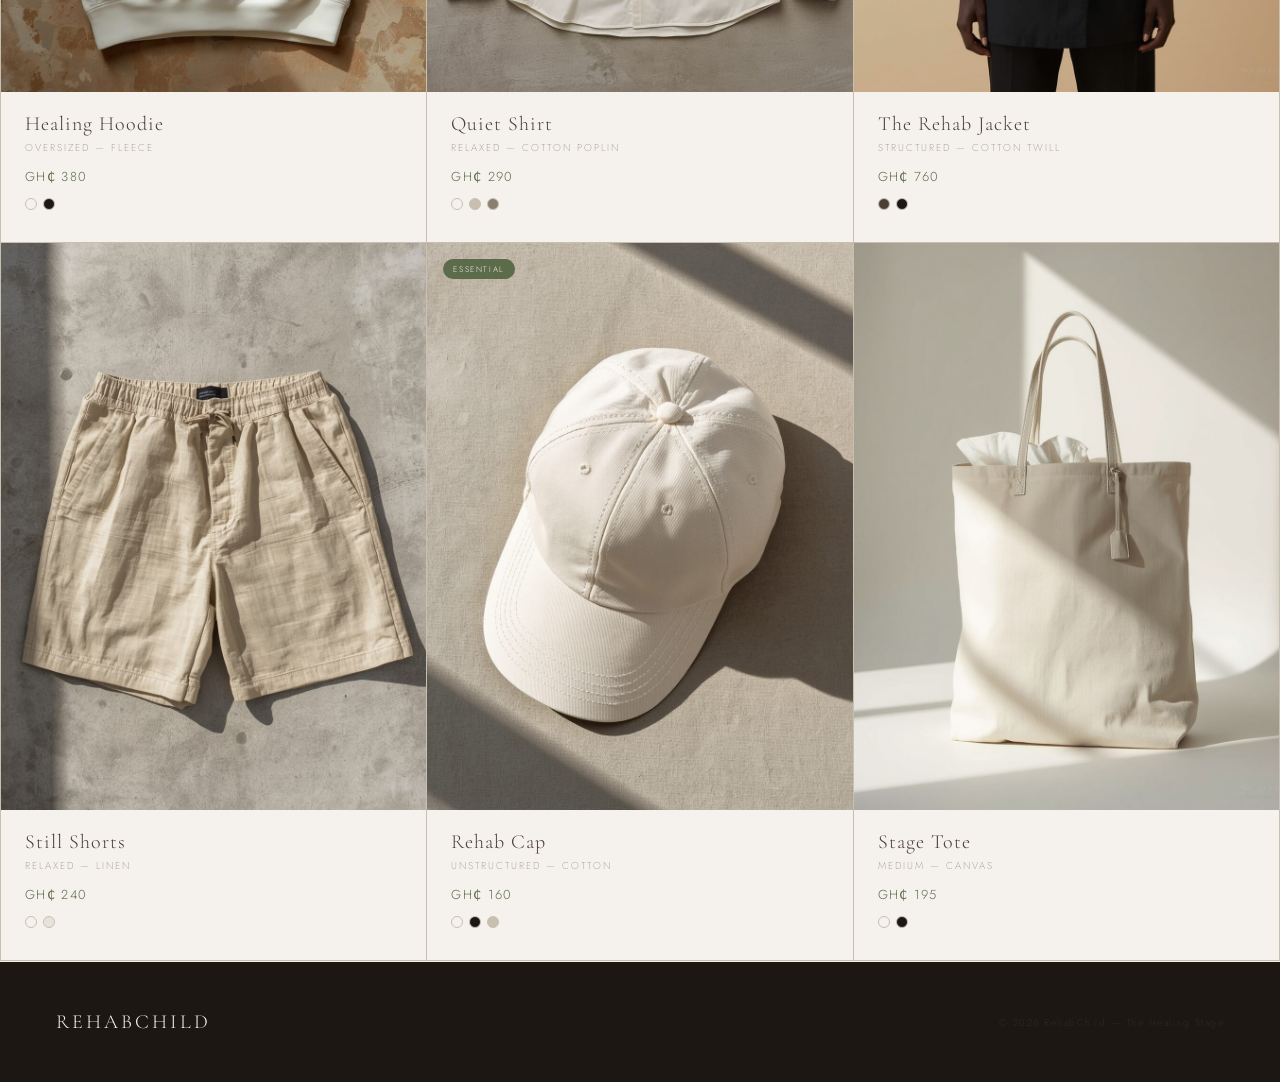
<file: shop.html>
<!DOCTYPE html>
<html lang="en">
<head>
  <meta charset="UTF-8" />
  <meta name="viewport" content="width=device-width, initial-scale=1.0"/>
  <title>Shop — RehabChild</title>
  <link href="https://fonts.googleapis.com/css2?family=Cormorant+Garamond:ital,wght@0,300;0,400;1,300;1,400&family=Jost:wght@200;300;400&display=swap" rel="stylesheet"/>
  <link rel="stylesheet" href="cart.css"/>
  <link rel="stylesheet" href="mobile.css"/>
  <style>
    *, *::before, *::after { margin: 0; padding: 0; box-sizing: border-box; }
    :root {
      --ivory: #F5F2ED; --stone: #E8E3DA; --sand: #C9BFB0;
      --taupe: #8C7F72; --bark: #4A3F35; --ink: #1C1712; --accent: #5C6B4A; --accent-light: #7C8C6A;
    }
    html { scroll-behavior: smooth; }
    body { background: var(--ivory); color: var(--ink); font-family: 'Jost', sans-serif; font-weight: 300; overflow-x: hidden; }

    nav {
      position: fixed; top: 0; left: 0; right: 0; z-index: 100;
      display: flex; align-items: center; justify-content: space-between;
      padding: 2rem 3.5rem; background: var(--ivory);
      border-bottom: 0.5px solid var(--stone);
    }
    .nav-logo { font-family: 'Cormorant Garamond', serif; font-weight: 300; font-size: 18px; letter-spacing: 0.2em; text-transform: uppercase; color: var(--ink); text-decoration: none; }
    .nav-links { display: flex; gap: 2.5rem; list-style: none; }
    .nav-links a { font-size: 10px; font-weight: 300; letter-spacing: 0.25em; text-transform: uppercase; color: var(--taupe); text-decoration: none; transition: color 0.3s; }
    .nav-links a:hover, .nav-links a.active { color: var(--ink); }

    .shop-header { padding: 10rem 3.5rem 3rem; border-bottom: 0.5px solid var(--stone); display: flex; align-items: flex-end; justify-content: space-between; }
    .shop-title { font-family: 'Cormorant Garamond', serif; font-weight: 300; font-size: clamp(40px, 6vw, 72px); line-height: 1; color: var(--ink); }
    .shop-title em { font-style: italic; color: var(--taupe); }
    .shop-count { font-size: 10px; font-weight: 200; letter-spacing: 0.25em; text-transform: uppercase; color: var(--taupe); }

    .shop-filters {
      display: flex; gap: 0; border-bottom: 0.5px solid var(--stone);
      padding: 0 3.5rem; overflow-x: auto;
    }
    .filter-btn {
      font-size: 10px; font-weight: 300; letter-spacing: 0.25em; text-transform: uppercase;
      color: var(--taupe); background: none; border: none; border-bottom: 1.5px solid transparent;
      padding: 1.25rem 1.5rem; cursor: pointer; transition: all 0.3s; white-space: nowrap;
    }
    .filter-btn:hover { color: var(--ink); }
    .filter-btn.active { color: var(--accent); border-bottom-color: var(--accent); }

    .shop-grid { display: grid; grid-template-columns: repeat(3, 1fr); gap: 1px; background: var(--sand); padding: 1px; margin: 0; }

    .product-card { background: var(--ivory); overflow: hidden; position: relative; cursor: pointer; }
    .product-card:hover .product-overlay { opacity: 1; }
    .product-card:hover .product-img-wrap { transform: scale(1.02); }

    .product-img-wrap {
      aspect-ratio: 3/4; background: var(--stone);
      display: flex; align-items: center; justify-content: center;
      transition: transform 0.6s ease; position: relative; overflow: hidden;
    }

    .product-img-wrap svg { opacity: 0.12; }

    .product-badge {
      position: absolute; top: 1rem; left: 1rem;
      font-size: 8px; font-weight: 300; letter-spacing: 0.2em; text-transform: uppercase;
      color: var(--ivory); background: var(--accent); padding: 4px 10px;
      border-radius: 20px;
    }

    .product-overlay {
      position: absolute; inset: 0; background: rgba(28,23,18,0.04);
      display: flex; align-items: flex-end; justify-content: center;
      padding-bottom: 2rem; opacity: 0; transition: opacity 0.4s ease;
    }

    .add-btn {
      font-size: 9px; font-weight: 300; letter-spacing: 0.3em; text-transform: uppercase;
      color: var(--ivory); background: var(--ink); border: none;
      padding: 12px 28px; cursor: pointer; transition: background 0.3s;
    }
    .add-btn:hover { background: var(--accent); }

    .product-info { padding: 1.25rem 1.5rem 2rem; }
    .product-name { font-family: 'Cormorant Garamond', serif; font-weight: 300; font-size: 20px; letter-spacing: 0.05em; color: var(--bark); margin-bottom: 4px; }
    .product-detail { font-size: 10px; font-weight: 200; letter-spacing: 0.2em; text-transform: uppercase; color: var(--taupe); margin-bottom: 0.75rem; }
    .product-price { font-size: 13px; font-weight: 300; letter-spacing: 0.1em; color: var(--accent); }

    .product-colors { display: flex; gap: 6px; margin-top: 0.75rem; }
    .color-dot { width: 12px; height: 12px; border-radius: 50%; border: 0.5px solid var(--sand); cursor: pointer; transition: transform 0.2s; }
    .color-dot:hover { transform: scale(1.3); }

    footer { background: var(--ink); padding: 3rem 3.5rem; margin-top: 1px; display: flex; justify-content: space-between; align-items: center; }
    .footer-logo { font-family: 'Cormorant Garamond', serif; font-weight: 300; font-size: 20px; letter-spacing: 0.15em; text-transform: uppercase; color: var(--ivory); }
    .footer-copy { font-size: 10px; font-weight: 200; letter-spacing: 0.15em; color: #3a342e; }
/* Hamburger */
    .hamburger {
      display: none;
      flex-direction: column;
      gap: 5px;
      background: none;
      border: none;
      cursor: pointer;
      padding: 4px;
      z-index: 102;
    }

    .hamburger span {
      display: block;
      width: 22px;
      height: 0.5px;
      background: var(--ink);
      transition: all 0.3s ease;
    }

    .hamburger.open span:nth-child(1) { transform: translateY(5.5px) rotate(45deg); }
    .hamburger.open span:nth-child(2) { opacity: 0; }
    .hamburger.open span:nth-child(3) { transform: translateY(-5.5px) rotate(-45deg); }

    /* Mobile menu */
    .mobile-menu {
      position: fixed;
      inset: 0;
      background: var(--ivory);
      z-index: 101;
      display: flex;
      align-items: center;
      justify-content: center;
      opacity: 0;
      pointer-events: none;
      transition: opacity 0.4s ease;
    }

    .mobile-menu.open {
      opacity: 1;
      pointer-events: all;
    }

    .mobile-menu-inner {
      display: flex;
      flex-direction: column;
      align-items: center;
      gap: 2.5rem;
    }

    .mobile-menu-inner a {
      font-family: 'Cormorant Garamond', serif;
      font-weight: 300;
      font-size: 42px;
      letter-spacing: 0.08em;
      color: var(--ink);
      text-decoration: none;
      transition: color 0.3s;
    }

    .mobile-menu-inner a:hover { color: var(--taupe); }

    @media (max-width: 768px) {
      .hamburger { display: flex !important; }
    }

    .mobile-menu-close {
      position: absolute;
      top: 2rem;
      right: 1.75rem;
      background: none;
      border: none;
      font-size: 18px;
      color: var(--taupe);
      cursor: pointer;
      transition: color 0.3s;
      z-index: 103;
    }

    .mobile-menu-close:hover { color: var(--ink); }

    .product-img-wrap img {
      width: 100%;
      height: 100%;
      object-fit: cover;
      display: block;
    }
  </style>
  <link rel="stylesheet" href="chatbot.css">
</head>
<body>

  <nav>
    <a href="index.html" class="nav-logo">RehabChild</a>
    <ul class="nav-links">
      <li><a href="index.html#collection">Collection</a></li>
      <li><a href="index.html#philosophy">Philosophy</a></li>
      <li><a href="about.html">About</a></li>
      <li><a href="shop.html">Shop</a></li>
    </ul>
    <button class="hamburger" id="hamburger" onclick="toggleMenu()" aria-label="Menu">
      <span></span><span></span><span></span>
    </button>
  </nav>

  <!-- Mobile menu -->
  <div class="mobile-menu" id="mobileMenu">
    <button class="mobile-menu-close" onclick="toggleMenu()">✕</button>
    <div class="mobile-menu-inner">
      <a href="index.html" onclick="toggleMenu()">Home</a>
      <a href="shop.html" onclick="toggleMenu()">Shop</a>
      <a href="lookbook.html" onclick="toggleMenu()">Lookbook</a>
      <a href="about.html" onclick="toggleMenu()">About</a>
      <a href="contact.html" onclick="toggleMenu()">Contact</a>
    </div>
  </div>

  <div class="shop-header">
    <h1 class="shop-title">The<br><em>Collection</em></h1>
    <span class="shop-count">9 pieces — SS26</span>
  </div>

  <div class="shop-filters">
    <button class="filter-btn active" onclick="filterProducts('all', this)">All</button>
    <button class="filter-btn" onclick="filterProducts('outerwear', this)">Outerwear</button>
    <button class="filter-btn" onclick="filterProducts('tops', this)">Tops</button>
    <button class="filter-btn" onclick="filterProducts('bottoms', this)">Bottoms</button>
    <button class="filter-btn" onclick="filterProducts('essentials', this)">Essentials</button>
  </div>

  <div class="shop-grid" id="shopGrid">

    <div class="product-card" data-category="outerwear">
      <div class="product-img-wrap">
  <img src="still-coat.jpg" alt="The Still Coat"/>
  <span class="product-badge">New</span>
  <div class="product-overlay"><button class="add-btn" onclick="addToCart('still-coat', 'Ivory')">Add to cart</button></div>
</div>
      <div class="product-info">
        <div class="product-name">The Still Coat</div>
        <div class="product-detail">Oversized — Wool blend</div>
        <div class="product-price">GH₵ 980</div>
        <div class="product-colors">
          <div class="color-dot" style="background:#F5F2ED;" title="Ivory"></div>
          <div class="color-dot" style="background:#C9BFB0;" title="Sand"></div>
          <div class="color-dot" style="background:#1C1712;" title="Ink"></div>
        </div>
      </div>
    </div>

    <div class="product-card" data-category="tops">
      <div class="product-img-wrap">
  <img src="rehab-tee.jpg" alt="Rehab Tee"/>
  <div class="product-overlay"><button class="add-btn" onclick="addToCart('rehab-tee', 'Ivory')">Add to cart</button></div>
</div>
      <div class="product-info">
        <div class="product-name">Rehab Tee</div>
        <div class="product-detail">Relaxed — 100% Cotton</div>
        <div class="product-price">GH₵ 220</div>
        <div class="product-colors">
          <div class="color-dot" style="background:#F5F2ED;" title="Ivory"></div>
          <div class="color-dot" style="background:#E8E3DA;" title="Stone"></div>
          <div class="color-dot" style="background:#1C1712;" title="Ink"></div>
        </div>
      </div>
    </div>

    <div class="product-card" data-category="bottoms">
      <div class="product-img-wrap">
  <img src="stage-trousers.jpg" alt="Stage Trousers"/>
  <div class="product-overlay"><button class="add-btn" onclick="addToCart('stage-trousers', 'Stone')">Add to cart</button></div>
</div>
      <div class="product-info">
        <div class="product-name">Stage Trousers</div>
        <div class="product-detail">Wide Leg — Linen blend</div>
        <div class="product-price">GH₵ 420</div>
        <div class="product-colors">
          <div class="color-dot" style="background:#E8E3DA;" title="Stone"></div>
          <div class="color-dot" style="background:#C9BFB0;" title="Sand"></div>
        </div>
      </div>
    </div>

    <div class="product-card" data-category="essentials">
      <div class="product-img-wrap">
  <img src="healing-hoodie.jpg" alt="Healing Hoodie"/>
  <span class="product-badge">Essential</span>
  <div class="product-overlay"><button class="add-btn" onclick="addToCart('healing-hoodie', 'Ivory')">Add to cart</button></div>
</div>
      <div class="product-info">
        <div class="product-name">Healing Hoodie</div>
        <div class="product-detail">Oversized — Fleece</div>
        <div class="product-price">GH₵ 380</div>
        <div class="product-colors">
          <div class="color-dot" style="background:#F5F2ED;" title="Ivory"></div>
          <div class="color-dot" style="background:#1C1712;" title="Ink"></div>
        </div>
      </div>
    </div>

    <div class="product-card" data-category="tops">
      <div class="product-img-wrap">
  <img src="quiet-shirt.jpg" alt="Quiet Shirt"/>
  <div class="product-overlay"><button class="add-btn" onclick="addToCart('quiet-shirt', 'Ivory')">Add to cart</button></div>
</div>
      <div class="product-info">
        <div class="product-name">Quiet Shirt</div>
        <div class="product-detail">Relaxed — Cotton poplin</div>
        <div class="product-price">GH₵ 290</div>
        <div class="product-colors">
          <div class="color-dot" style="background:#F5F2ED;" title="Ivory"></div>
          <div class="color-dot" style="background:#C9BFB0;" title="Sand"></div>
          <div class="color-dot" style="background:#8C7F72;" title="Taupe"></div>
        </div>
      </div>
    </div>

    <div class="product-card" data-category="outerwear">
      <div class="product-img-wrap">
  <img src="rehab-jacket.jpg" alt="The Rehab Jacket"/>
  <span class="product-badge">Limited</span>
  <div class="product-overlay"><button class="add-btn" onclick="addToCart('rehab-jacket', 'Ink')">Add to cart</button></div>
</div>
      <div class="product-info">
        <div class="product-name">The Rehab Jacket</div>
        <div class="product-detail">Structured — Cotton twill</div>
        <div class="product-price">GH₵ 760</div>
        <div class="product-colors">
          <div class="color-dot" style="background:#4A3F35;" title="Bark"></div>
          <div class="color-dot" style="background:#1C1712;" title="Ink"></div>
        </div>
      </div>
    </div>

    <div class="product-card" data-category="bottoms">
      <div class="product-img-wrap">
  <img src="still-shorts.jpg" alt="Still Shorts"/>
  <div class="product-overlay"><button class="add-btn" onclick="addToCart('still-shorts', 'Ivory')">Add to cart</button></div>
</div>
      <div class="product-info">
        <div class="product-name">Still Shorts</div>
        <div class="product-detail">Relaxed — Linen</div>
        <div class="product-price">GH₵ 240</div>
        <div class="product-colors">
          <div class="color-dot" style="background:#F5F2ED;" title="Ivory"></div>
          <div class="color-dot" style="background:#E8E3DA;" title="Stone"></div>
        </div>
      </div>
    </div>

    <div class="product-card" data-category="essentials">
      <div class="product-img-wrap">
  <img src="rehab-cap.jpg" alt="Rehab Cap"/>
  <span class="product-badge">Essential</span>
  <div class="product-overlay"><button class="add-btn" onclick="addToCart('rehab-cap', 'Ivory')">Add to cart</button></div>
</div>
      <div class="product-info">
        <div class="product-name">Rehab Cap</div>
        <div class="product-detail">Unstructured — Cotton</div>
        <div class="product-price">GH₵ 160</div>
        <div class="product-colors">
          <div class="color-dot" style="background:#F5F2ED;" title="Ivory"></div>
          <div class="color-dot" style="background:#1C1712;" title="Ink"></div>
          <div class="color-dot" style="background:#C9BFB0;" title="Sand"></div>
        </div>
      </div>
    </div>

    <div class="product-card" data-category="essentials">
     <div class="product-img-wrap">
  <img src="stage-tote.jpg" alt="Stage Tote"/>
  <div class="product-overlay"><button class="add-btn" onclick="addToCart('stage-tote', 'Ivory')">Add to cart</button></div>
</div>
      <div class="product-info">
        <div class="product-name">Stage Tote</div>
        <div class="product-detail">Medium — Canvas</div>
        <div class="product-price">GH₵ 195</div>
        <div class="product-colors">
          <div class="color-dot" style="background:#F5F2ED;" title="Ivory"></div>
          <div class="color-dot" style="background:#1C1712;" title="Ink"></div>
        </div>
      </div>
    </div>

  </div>

  <footer>
    <div class="footer-logo">RehabChild</div>
    <span class="footer-copy">© 2026 RehabChild — The Healing Stage</span>
  </footer>

  <!-- Cart HTML -->
  <div class="cart-overlay" id="cartOverlay" onclick="Cart.closeDrawer()"></div>
  <div class="cart-drawer" id="cartDrawer">
    <div class="cart-header">
      <div>
        <span class="cart-header-title">Your Cart</span>
        <span class="cart-header-count" id="cartHeaderCount"></span>
      </div>
      <button class="cart-close" onclick="Cart.closeDrawer()">Close</button>
    </div>
    <div class="cart-body" id="cartBody"></div>
    <div class="cart-footer" id="cartFooter">
      <div class="cart-subtotal">
        <span class="cart-subtotal-label">Subtotal</span>
        <span class="cart-subtotal-amount" id="cartTotal">GH₵ 0</span>
      </div>
      <p class="cart-note">Shipping calculated at checkout. All prices in Ghana Cedis.</p>
      <button class="checkout-btn" onclick="handleCheckout()">Proceed to checkout</button>
      <button class="continue-btn" onclick="Cart.closeDrawer()">Continue shopping</button>
    </div>
  </div>
  <div class="cart-toast" id="cartToast"></div>

  <script src="cart.js"></script>
  <script>
    function filterProducts(category, btn) {
      document.querySelectorAll('.filter-btn').forEach(b => b.classList.remove('active'));
      btn.classList.add('active');
      document.querySelectorAll('.product-card').forEach(card => {
        if (category === 'all' || card.dataset.category === category) {
          card.style.display = 'block';
        } else {
          card.style.display = 'none';
        }
      });
    }

    const products = {
      'still-coat':    { id: 'still-coat',    name: 'The Still Coat',   price: 980 },
      'rehab-tee':     { id: 'rehab-tee',     name: 'Rehab Tee',        price: 220 },
      'stage-trousers':{ id: 'stage-trousers',name: 'Stage Trousers',   price: 420 },
      'healing-hoodie':{ id: 'healing-hoodie',name: 'Healing Hoodie',   price: 380 },
      'quiet-shirt':   { id: 'quiet-shirt',   name: 'Quiet Shirt',      price: 290 },
      'rehab-jacket':  { id: 'rehab-jacket',  name: 'The Rehab Jacket', price: 760 },
      'still-shorts':  { id: 'still-shorts',  name: 'Still Shorts',     price: 240 },
      'rehab-cap':     { id: 'rehab-cap',     name: 'Rehab Cap',        price: 160 },
      'stage-tote':    { id: 'stage-tote',    name: 'Stage Tote',       price: 195 },
    };

    function addToCart(productId, color) {
      const product = products[productId];
      if (product) Cart.add({ ...product, color: color || 'Ivory' });
    }

    function handleCheckout() {
      alert('Checkout coming soon — stay on the healing stage. 🤍');
    }

    function toggleMenu() {
      const menu = document.getElementById('mobileMenu');
      const burger = document.getElementById('hamburger');
      menu.classList.toggle('open');
      burger.classList.toggle('open');
    }
  </script>
  <div id="rc-chatbot-root"></div>
  <script src="chatbot.js"></script>
</body>
</html>
</file>
<file: mobile.css>
/* RehabChild — Mobile Responsiveness */
/* Add <link rel="stylesheet" href="mobile.css"/> to ALL pages */

@media (max-width: 768px) {

  /* Nav */
  nav {
    padding: 1.25rem 1.5rem !important;
  }

  .nav-links {
    display: none !important;
  }

  .nav-logo {
    font-size: 14px !important;
  }

  /* Hero — index */
  .hero {
    padding: 0 1.5rem 4rem !important;
    min-height: 100svh !important;
  }

  .hero-title {
    font-size: 52px !important;
    line-height: 0.95 !important;
  }

  .hero-circle:nth-child(1) { width: 300px !important; height: 300px !important; top: -60px !important; right: -80px !important; }
  .hero-circle:nth-child(2) { width: 200px !important; height: 200px !important; top: 40px !important; right: -20px !important; }
  .hero-circle:nth-child(3) { display: none !important; }

  /* Philosophy */
  .philosophy {
    grid-template-columns: 1fr !important;
  }

  .phil-left, .phil-right {
    padding: 3.5rem 1.5rem !important;
  }

  .phil-right {
    border-left: none !important;
    border-top: 0.5px solid var(--sand) !important;
  }

  /* Collection grid */
  .collection {
    padding: 4rem 1.5rem !important;
  }

  .collection-grid {
    grid-template-columns: 1fr 1fr !important;
  }

  .collection-item:nth-child(1) {
    grid-column: span 2 !important;
    aspect-ratio: 4/3 !important;
  }

  .collection-header {
    flex-direction: column !important;
    align-items: flex-start !important;
    gap: 0.5rem !important;
    margin-bottom: 2rem !important;
  }

  /* Newsletter */
  .nl-inner {
    grid-template-columns: 1fr !important;
    min-height: unset !important;
  }

  .nl-left {
    padding: 3.5rem 1.5rem 2rem !important;
    border-right: none !important;
    border-bottom: 0.5px solid #2e2820 !important;
  }

  .nl-right {
    padding: 2.5rem 1.5rem 3.5rem !important;
  }

  /* Instagram grid */
  .instagram {
    padding: 4rem 1.5rem !important;
  }

  .ig-header {
    flex-direction: column !important;
    align-items: flex-start !important;
    gap: 1rem !important;
    margin-bottom: 1.5rem !important;
  }

  .ig-grid {
    grid-template-columns: repeat(2, 1fr) !important;
  }

  .ig-post-tall {
    grid-row: span 1 !important;
    aspect-ratio: 1/1 !important;
  }

  /* Footer */
  footer {
    flex-direction: column !important;
    gap: 2rem !important;
    padding: 3rem 1.5rem !important;
    align-items: flex-start !important;
  }

  .footer-top {
    flex-direction: column !important;
    gap: 2.5rem !important;
  }

  .footer-links {
    flex-direction: column !important;
    gap: 2rem !important;
  }

  /* Shop page */
  .shop-header {
    padding: 8rem 1.5rem 2rem !important;
    flex-direction: column !important;
    align-items: flex-start !important;
    gap: 0.5rem !important;
  }

  .shop-filters {
    padding: 0 1.5rem !important;
  }

  .shop-grid {
    grid-template-columns: 1fr 1fr !important;
  }

  .product-info {
    padding: 1rem 1rem 1.5rem !important;
  }

  .product-name {
    font-size: 16px !important;
  }

  /* Cart drawer */
  .cart-drawer {
    width: 100% !important;
  }

  /* Lookbook */
  .lb-hero {
    padding: 0 1.5rem 4rem !important;
  }

  .lb-hero-title {
    font-size: 64px !important;
  }

  .lb-grid-1,
  .lb-grid-2,
  .lb-grid-3,
  .lb-grid-4 {
    grid-template-columns: 1fr !important;
  }

  .lb-split {
    grid-template-columns: 1fr !important;
  }

  .lb-split-text {
    padding: 3.5rem 1.5rem !important;
    border-right: none !important;
    border-bottom: 0.5px solid #2e2820 !important;
  }

  .lb-split-img {
    min-height: 280px !important;
  }

  .lb-quote {
    padding: 4rem 1.5rem !important;
  }

  .lb-shop-link {
    flex-direction: column !important;
    gap: 2rem !important;
    padding: 4rem 1.5rem !important;
  }

  .chapter {
    padding: 3rem 1.5rem 1.5rem !important;
  }

  /* About page */
  .about-hero {
    grid-template-columns: 1fr !important;
  }

  .hero-left, .hero-right {
    padding: 5rem 1.5rem 3.5rem !important;
  }

  .hero-right {
    border-left: none !important;
    border-top: 0.5px solid var(--stone) !important;
  }

  .origin {
    grid-template-columns: 1fr !important;
  }

  .origin-img {
    min-height: 240px !important;
    border-right: none !important;
    border-bottom: 0.5px solid var(--sand) !important;
  }

  .origin-text {
    padding: 3.5rem 1.5rem !important;
  }

  .values-row {
    grid-template-columns: 1fr !important;
  }

  .value-block {
    border-right: none !important;
    border-bottom: 0.5px solid var(--stone) !important;
    padding: 2.5rem 1.5rem !important;
  }

  .value-block:last-child {
    border-bottom: none !important;
  }

  .founder {
    grid-template-columns: 1fr !important;
  }

  .founder-text {
    padding: 3.5rem 1.5rem !important;
    border-right: none !important;
    border-bottom: 0.5px solid var(--stone) !important;
    order: 2 !important;
  }

  .founder-img {
    min-height: 280px !important;
    order: 1 !important;
  }

  .manifesto {
    padding: 4rem 1.5rem !important;
  }

  .about-cta {
    flex-direction: column !important;
    gap: 2rem !important;
    padding: 4rem 1.5rem !important;
  }

  .cta-links {
    flex-direction: column !important;
    width: 100% !important;
  }

  .cta-btn {
    text-align: center !important;
    width: 100% !important;
  }

  /* Contact page */
  .contact-wrap {
    grid-template-columns: 1fr !important;
  }

  .contact-left {
    padding: 8rem 1.5rem 3.5rem !important;
    border-right: none !important;
    border-bottom: 0.5px solid var(--sand) !important;
  }

  .contact-right {
    padding: 3.5rem 1.5rem 5rem !important;
  }

  .form-row {
    grid-template-columns: 1fr !important;
    gap: 0 !important;
  }

  /* Lightbox */
  .ig-lightbox-inner {
    grid-template-columns: 1fr !important;
    max-width: 95% !important;
  }

  .ig-lightbox-img {
    min-height: 220px !important;
  }
}

/* Extra small screens */
@media (max-width: 480px) {

  .hero-title {
    font-size: 42px !important;
  }

  .shop-grid {
    grid-template-columns: 1fr !important;
  }

  .collection-grid {
    grid-template-columns: 1fr !important;
  }

  .collection-item:nth-child(1) {
    grid-column: span 1 !important;
    aspect-ratio: 3/4 !important;
  }

  .ig-grid {
    grid-template-columns: 1fr 1fr !important;
  }

  .lb-hero-title {
    font-size: 48px !important;
  }

  .values-row {
    grid-template-columns: 1fr !important;
  }
}

@media (max-width: 768px) {

  /* Spotlight */
  .spotlight-inner {
    grid-template-columns: 1fr !important;
  }

  .spotlight-text {
    padding: 3.5rem 1.5rem !important;
    border-left: none !important;
    border-top: 0.5px solid var(--sand) !important;
  }

  .spotlight-img {
    min-height: 400px !important;
  }

  .spotlight-actions {
    flex-direction: column !important;
  }

  .spotlight-btn {
    text-align: center !important;
  }

  /* Story teaser */
  .st-inner {
    grid-template-columns: 1fr !important;
  }

  .st-left {
    padding: 3.5rem 1.5rem !important;
    border-right: none !important;
    border-bottom: 0.5px solid #2e2820 !important;
  }

  .st-right {
    padding: 3.5rem 1.5rem !important;
  }

  /* Countdown */
  .cd-inner {
    grid-template-columns: 1fr !important;
    gap: 3rem !important;
    padding: 4rem 1.5rem !important;
  }

  .cd-timer {
    gap: 0.5rem !important;
  }

  .cd-num {
    font-size: 42px !important;
    min-width: 56px !important;
  }

}
</file>
<file: chatbot.css>
/* ===== RehabChild Chat Assistant ===== */

#rc-chat-toggle {
  position: fixed;
  bottom: 24px;
  right: 24px;
  width: 58px;
  height: 58px;
  border-radius: 50%;
  background: var(--ink, #1C1712);
  color: var(--ivory, #F5F2ED);
  display: flex;
  align-items: center;
  justify-content: center;
  cursor: pointer;
  box-shadow: 0 4px 18px rgba(0,0,0,0.25);
  z-index: 999998;
  transition: transform 0.2s ease;
  border: none;
}
#rc-chat-toggle:hover { transform: scale(1.06); }
#rc-chat-toggle svg { width: 26px; height: 26px; }

#rc-chat-badge {
  position: absolute;
  top: -2px;
  right: -2px;
  background: #B5442E;
  color: #fff;
  font-size: 10px;
  font-family: 'Jost', sans-serif;
  width: 18px;
  height: 18px;
  border-radius: 50%;
  display: flex;
  align-items: center;
  justify-content: center;
}

#rc-chat-window {
  position: fixed;
  bottom: 96px;
  right: 24px;
  width: 340px;
  max-width: calc(100vw - 32px);
  height: 460px;
  max-height: calc(100vh - 140px);
  background: var(--ivory, #F5F2ED);
  border: 1px solid rgba(28,23,18,0.12);
  border-radius: 14px;
  box-shadow: 0 12px 40px rgba(0,0,0,0.28);
  display: none;
  flex-direction: column;
  overflow: hidden;
  z-index: 999999;
  font-family: 'Jost', sans-serif;
}
#rc-chat-window.rc-open { display: flex; }

#rc-chat-header {
  background: var(--accent, #5C6B4A);
  color: var(--ivory, #F5F2ED);
  padding: 14px 16px;
  display: flex;
  align-items: center;
  justify-content: space-between;
}
#rc-chat-header .rc-title {
  font-family: 'Cormorant Garamond', serif;
  font-size: 19px;
  letter-spacing: 0.04em;
}
#rc-chat-header .rc-sub {
  font-size: 11px;
  opacity: 0.65;
  letter-spacing: 0.06em;
  margin-top: 1px;
}
#rc-chat-close {
  background: none;
  border: none;
  color: var(--ivory, #F5F2ED);
  cursor: pointer;
  font-size: 20px;
  line-height: 1;
  opacity: 0.7;
}
#rc-chat-close:hover { opacity: 1; }

#rc-chat-body {
  flex: 1;
  overflow-y: auto;
  padding: 14px;
  display: flex;
  flex-direction: column;
  gap: 10px;
}

.rc-msg {
  max-width: 84%;
  padding: 9px 12px;
  border-radius: 12px;
  font-size: 13.5px;
  line-height: 1.5;
  white-space: pre-line;
}
.rc-msg-bot {
  background: #fff;
  color: var(--ink, #1C1712);
  align-self: flex-start;
  border: 1px solid rgba(28,23,18,0.08);
  border-bottom-left-radius: 3px;
}
.rc-msg-user {
  background: var(--bark, #4A3F35);
  color: #fff;
  align-self: flex-end;
  border-bottom-right-radius: 3px;
}
.rc-msg a { color: inherit; text-decoration: underline; }

.rc-quick-replies {
  display: flex;
  flex-wrap: wrap;
  gap: 6px;
  align-self: flex-start;
  max-width: 100%;
}
.rc-chip {
  background: #fff;
  border: 1px solid var(--accent, #5C6B4A);
  color: var(--accent, #5C6B4A);
  border-radius: 999px;
  padding: 6px 12px;
  font-size: 12px;
  cursor: pointer;
  font-family: 'Jost', sans-serif;
  transition: background 0.15s ease, color 0.15s ease;
}
.rc-chip:hover { background: var(--accent, #5C6B4A); color: #fff; }

.rc-product-card {
  display: flex;
  gap: 10px;
  background: #fff;
  border: 1px solid rgba(28,23,18,0.08);
  border-radius: 10px;
  padding: 8px;
  align-self: flex-start;
  max-width: 90%;
  text-decoration: none;
  color: var(--ink, #1C1712);
}
.rc-product-card img {
  width: 52px;
  height: 62px;
  object-fit: cover;
  border-radius: 6px;
  flex-shrink: 0;
}
.rc-product-card .rc-pname {
  font-family: 'Cormorant Garamond', serif;
  font-size: 15px;
}
.rc-product-card .rc-pprice {
  font-size: 12px;
  color: var(--bark, #4A3F35);
  margin-top: 2px;
}

#rc-chat-input-row {
  display: flex;
  border-top: 1px solid rgba(28,23,18,0.1);
  padding: 8px;
  gap: 6px;
  background: #fff;
}
#rc-chat-input {
  flex: 1;
  border: 1px solid rgba(28,23,18,0.15);
  border-radius: 8px;
  padding: 8px 10px;
  font-size: 13px;
  font-family: 'Jost', sans-serif;
  outline: none;
  background: var(--ivory, #F5F2ED);
  color: var(--ink, #1C1712);
}
#rc-chat-input:focus { border-color: var(--bark, #4A3F35); }
#rc-chat-send {
  background: var(--ink, #1C1712);
  color: var(--ivory, #F5F2ED);
  border: none;
  border-radius: 8px;
  padding: 0 14px;
  font-size: 13px;
  cursor: pointer;
  font-family: 'Jost', sans-serif;
}
#rc-chat-send:hover { background: var(--accent, #5C6B4A); }

@media (max-width: 420px) {
  #rc-chat-window { right: 16px; bottom: 88px; width: calc(100vw - 32px); }
  #rc-chat-toggle { right: 16px; bottom: 16px; }
}
</file>
<file: cart.css>
/* RehabChild — Cart Styles */

/* Cart trigger in nav */
.cart-trigger {
  position: relative;
  background: none;
  border: none;
  cursor: pointer;
  display: flex;
  align-items: center;
  gap: 8px;
  font-family: 'Jost', sans-serif;
  font-size: 10px;
  font-weight: 300;
  letter-spacing: 0.25em;
  text-transform: uppercase;
  color: var(--taupe);
  transition: color 0.3s;
  padding: 0;
}

.cart-trigger:hover { color: var(--ink); }

.cart-badge {
  display: none;
  align-items: center;
  justify-content: center;
  width: 16px;
  height: 16px;
  background: var(--ink);
  color: var(--ivory);
  font-size: 8px;
  font-weight: 400;
  border-radius: 50%;
  line-height: 1;
}

/* Overlay */
.cart-overlay {
  position: fixed;
  inset: 0;
  background: rgba(28, 23, 18, 0.3);
  z-index: 200;
  opacity: 0;
  pointer-events: none;
  transition: opacity 0.4s ease;
}

.cart-overlay.open {
  opacity: 1;
  pointer-events: all;
}

/* Drawer */
.cart-drawer {
  position: fixed;
  top: 0;
  right: 0;
  bottom: 0;
  width: 420px;
  background: var(--ivory);
  z-index: 201;
  transform: translateX(100%);
  transition: transform 0.45s cubic-bezier(0.16, 1, 0.3, 1);
  display: flex;
  flex-direction: column;
  border-left: 0.5px solid var(--stone);
}

.cart-drawer.open {
  transform: translateX(0);
}

/* Drawer header */
.cart-header {
  display: flex;
  align-items: center;
  justify-content: space-between;
  padding: 2rem 2rem 1.5rem;
  border-bottom: 0.5px solid var(--stone);
}

.cart-header-title {
  font-family: 'Cormorant Garamond', serif;
  font-weight: 300;
  font-size: 22px;
  letter-spacing: 0.08em;
  color: var(--ink);
}

.cart-header-count {
  font-size: 10px;
  font-weight: 200;
  letter-spacing: 0.2em;
  color: var(--taupe);
  margin-left: 8px;
}

.cart-close {
  background: none;
  border: none;
  cursor: pointer;
  font-size: 10px;
  font-weight: 300;
  letter-spacing: 0.25em;
  text-transform: uppercase;
  color: var(--taupe);
  transition: color 0.3s;
  padding: 0;
}

.cart-close:hover { color: var(--ink); }

/* Drawer body */
.cart-body {
  flex: 1;
  overflow-y: auto;
  padding: 1.5rem 2rem;
}

.cart-body::-webkit-scrollbar { width: 2px; }
.cart-body::-webkit-scrollbar-track { background: transparent; }
.cart-body::-webkit-scrollbar-thumb { background: var(--sand); }

/* Empty state */
.cart-empty {
  display: flex;
  flex-direction: column;
  align-items: center;
  justify-content: center;
  height: 300px;
  gap: 1rem;
  text-align: center;
}

.cart-empty-text {
  font-family: 'Cormorant Garamond', serif;
  font-style: italic;
  font-size: 20px;
  color: var(--bark);
}

.cart-empty-sub {
  font-size: 10px;
  font-weight: 200;
  letter-spacing: 0.2em;
  text-transform: uppercase;
  color: var(--taupe);
}

/* Cart items */
.cart-item {
  display: flex;
  align-items: flex-start;
  gap: 1.25rem;
  padding: 1.5rem 0;
  border-bottom: 0.5px solid var(--stone);
}

.cart-item:last-child { border-bottom: none; }

.cart-item-img {
  width: 56px;
  height: 72px;
  background: var(--stone);
  display: flex;
  align-items: center;
  justify-content: center;
  flex-shrink: 0;
}

.cart-item-info { flex: 1; }

.cart-item-name {
  font-family: 'Cormorant Garamond', serif;
  font-weight: 300;
  font-size: 17px;
  letter-spacing: 0.04em;
  color: var(--bark);
  margin-bottom: 4px;
}

.cart-item-detail {
  font-size: 10px;
  font-weight: 200;
  letter-spacing: 0.15em;
  text-transform: uppercase;
  color: var(--taupe);
  margin-bottom: 0.75rem;
}

.cart-item-controls {
  display: flex;
  align-items: center;
  gap: 0.75rem;
}

.qty-btn {
  width: 24px;
  height: 24px;
  background: none;
  border: 0.5px solid var(--sand);
  color: var(--ink);
  font-size: 14px;
  cursor: pointer;
  display: flex;
  align-items: center;
  justify-content: center;
  transition: all 0.2s;
  line-height: 1;
}

.qty-btn:hover {
  background: var(--ink);
  color: var(--ivory);
  border-color: var(--ink);
}

.qty-num {
  font-size: 12px;
  font-weight: 300;
  color: var(--ink);
  min-width: 20px;
  text-align: center;
}

.remove-btn {
  background: none;
  border: none;
  font-size: 9px;
  font-weight: 300;
  letter-spacing: 0.2em;
  text-transform: uppercase;
  color: var(--taupe);
  cursor: pointer;
  padding: 0;
  margin-left: 0.5rem;
  transition: color 0.3s;
  text-decoration: underline;
  text-underline-offset: 3px;
}

.remove-btn:hover { color: var(--ink); }

.cart-item-price {
  font-size: 13px;
  font-weight: 300;
  letter-spacing: 0.05em;
  color: var(--ink);
  white-space: nowrap;
}

/* Drawer footer */
.cart-footer {
  padding: 1.5rem 2rem 2.5rem;
  border-top: 0.5px solid var(--stone);
  display: none;
}

.cart-subtotal {
  display: flex;
  justify-content: space-between;
  align-items: center;
  margin-bottom: 0.5rem;
}

.cart-subtotal-label {
  font-size: 10px;
  font-weight: 200;
  letter-spacing: 0.25em;
  text-transform: uppercase;
  color: var(--taupe);
}

.cart-subtotal-amount {
  font-family: 'Cormorant Garamond', serif;
  font-weight: 300;
  font-size: 22px;
  color: var(--ink);
}

.cart-note {
  font-size: 10px;
  font-weight: 200;
  letter-spacing: 0.1em;
  color: var(--taupe);
  margin-bottom: 1.5rem;
  line-height: 1.6;
}

.checkout-btn {
  width: 100%;
  background: var(--ink);
  color: var(--ivory);
  border: none;
  padding: 16px;
  font-family: 'Jost', sans-serif;
  font-size: 10px;
  font-weight: 300;
  letter-spacing: 0.35em;
  text-transform: uppercase;
  cursor: pointer;
  transition: background 0.3s;
  margin-bottom: 0.75rem;
}

.checkout-btn:hover { background: var(--bark); }

.continue-btn {
  width: 100%;
  background: none;
  color: var(--taupe);
  border: 0.5px solid var(--sand);
  padding: 14px;
  font-family: 'Jost', sans-serif;
  font-size: 10px;
  font-weight: 300;
  letter-spacing: 0.35em;
  text-transform: uppercase;
  cursor: pointer;
  transition: all 0.3s;
}

.continue-btn:hover {
  border-color: var(--ink);
  color: var(--ink);
}

/* Toast notification */
.cart-toast {
  position: fixed;
  bottom: 2rem;
  left: 50%;
  transform: translateX(-50%) translateY(20px);
  background: var(--ink);
  color: var(--ivory);
  font-size: 10px;
  font-weight: 300;
  letter-spacing: 0.2em;
  text-transform: uppercase;
  padding: 12px 24px;
  z-index: 300;
  opacity: 0;
  transition: all 0.4s ease;
  white-space: nowrap;
  pointer-events: none;
}

.cart-toast.show {
  opacity: 1;
  transform: translateX(-50%) translateY(0);
}
</file>
